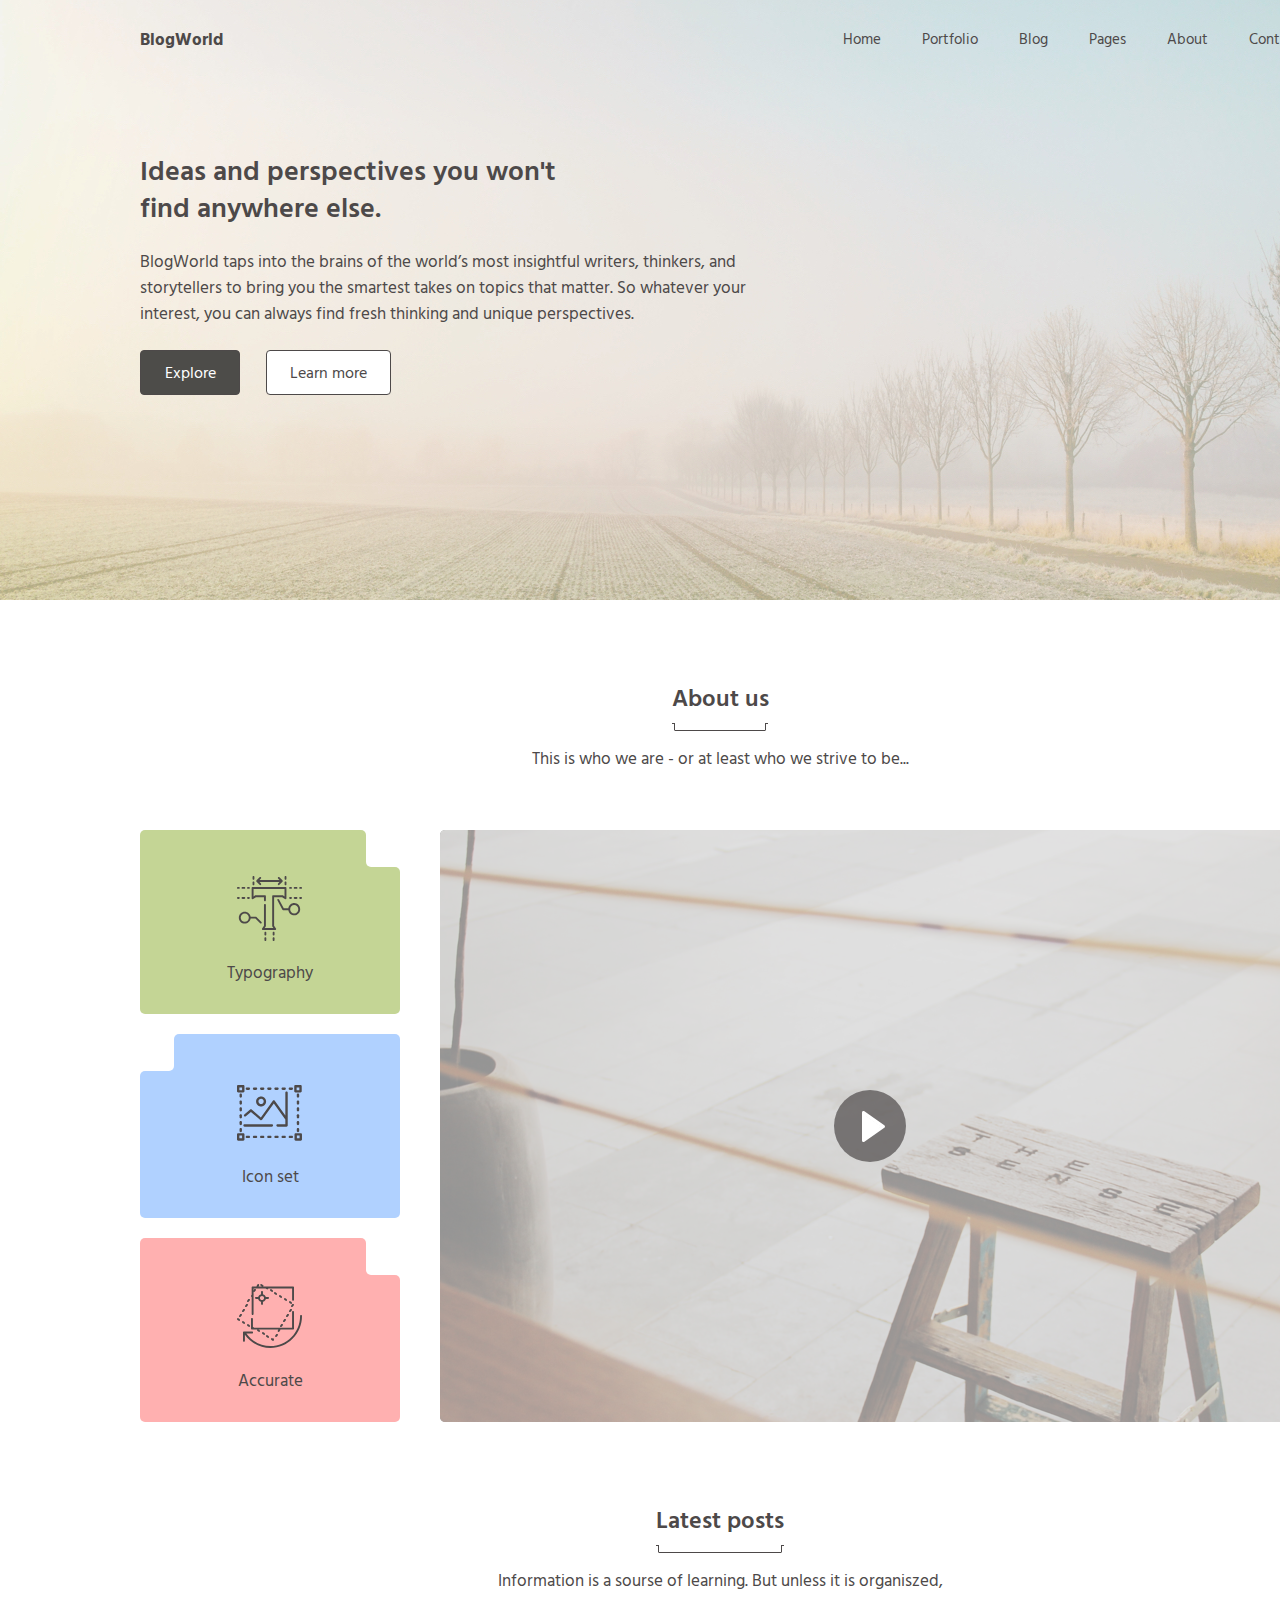
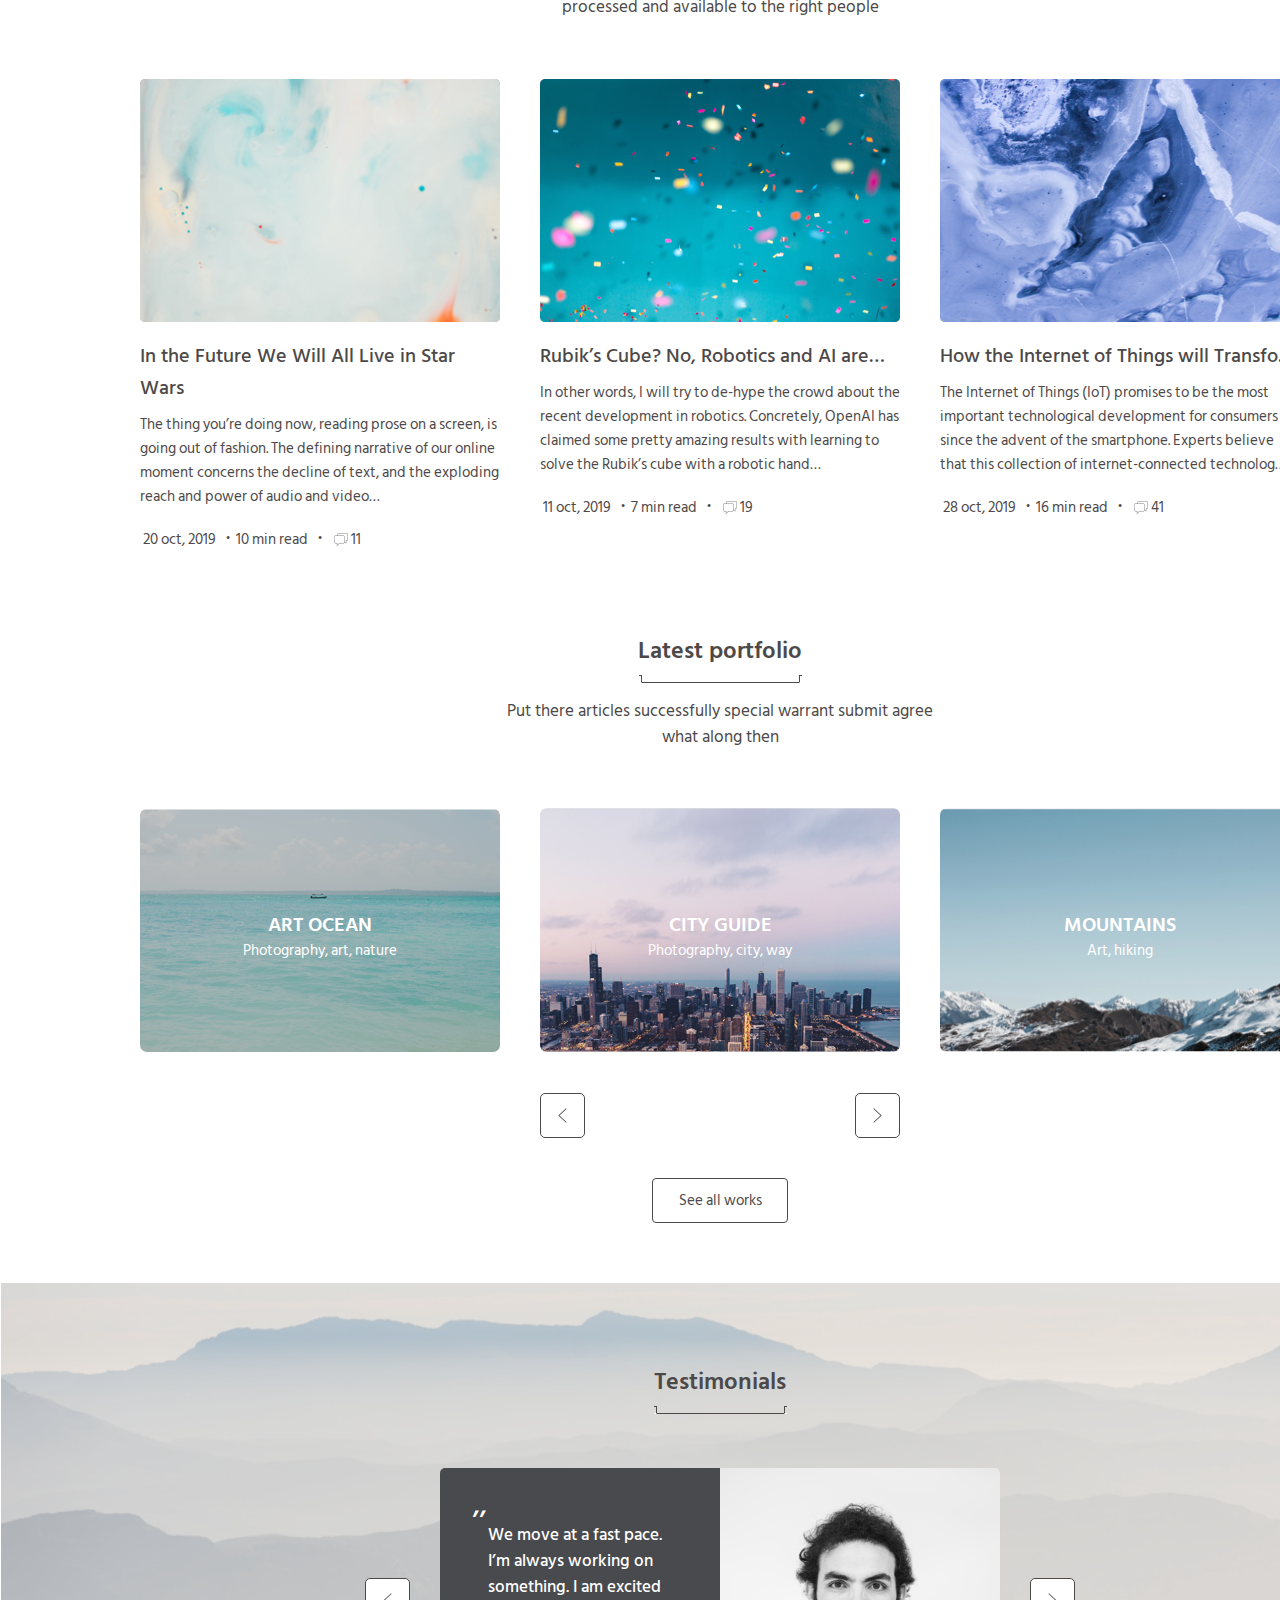
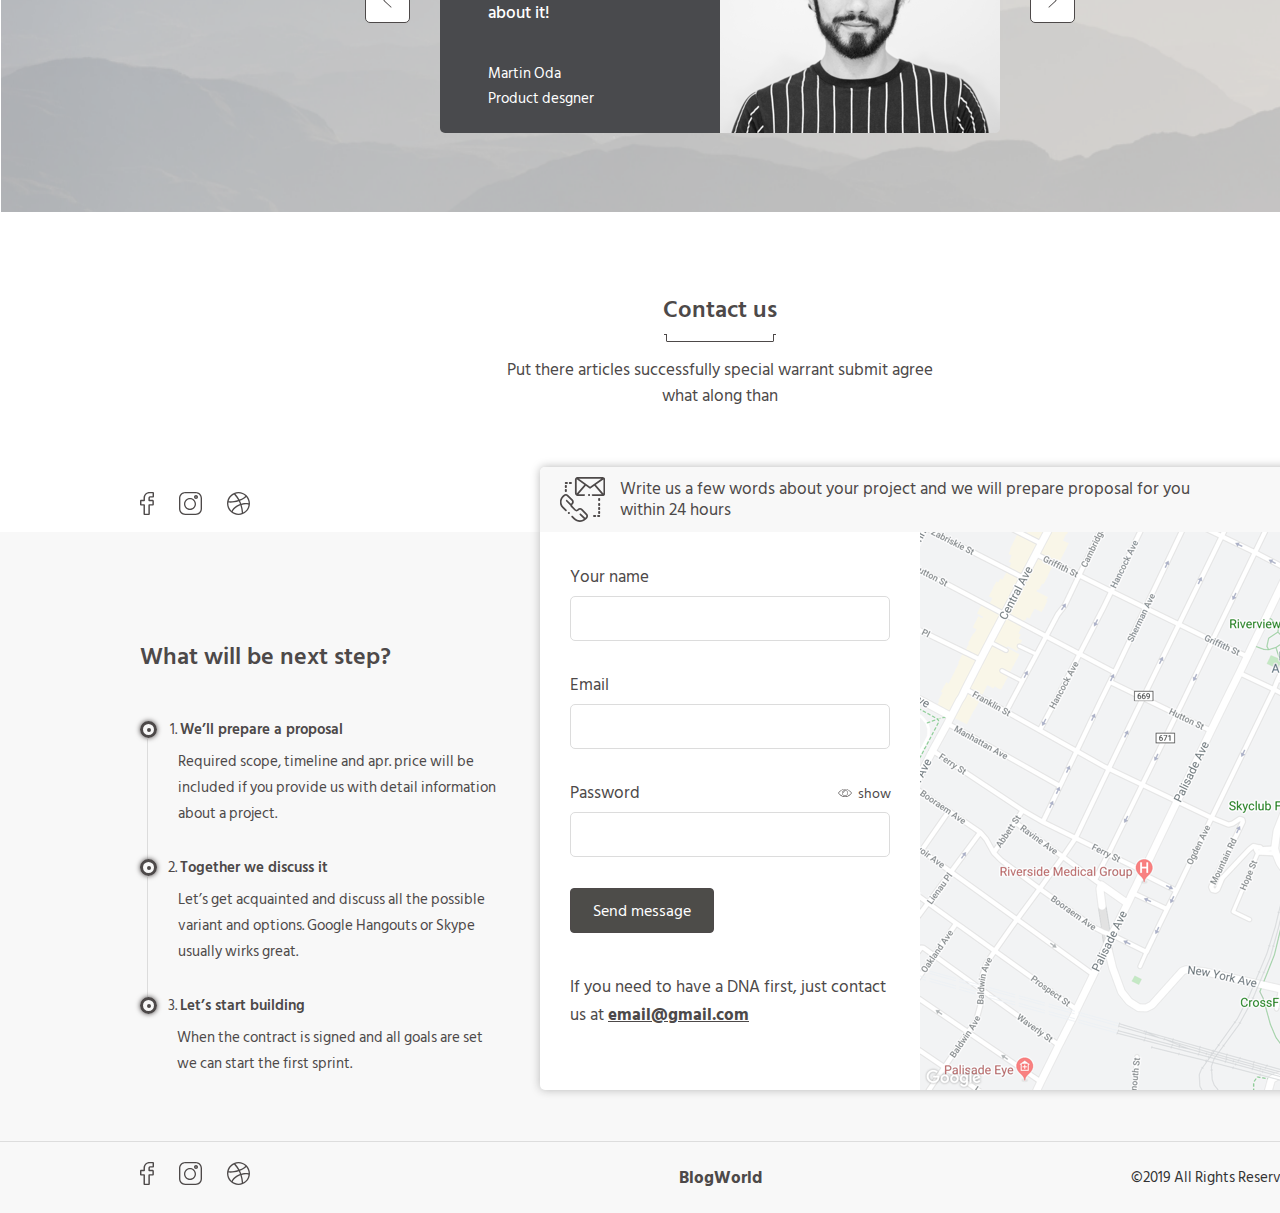
<file: task_1/index.html>
<!DOCTYPE html>
<html lang="en">
<head>
	<meta charset="UTF-8">
	<meta name="viewport" content="width=1, initial-scale=1.0">
	<title>Document</title>
	<link href="https://fonts.googleapis.com/css2?family=Hind+Siliguri:wght@400;500;600;700&display=swap" rel="stylesheet">
	<link href="css/main.css" rel="stylesheet">
	
</head>
<body>
	<div class="page">
		<a href="#Home"><div class="toHome"></div></a>	
		<!-- H E A D E R -->
		<header class="header">
			<div class="container">
				<div class="row row--header">
					<div class="column-header-left">
						<p class="header__logo logo">BlogWorld</p>
					</div>
					<div class="column-header-right">
						<nav class="header__menu menu ">
							<a href="#Home" class="menu__link">Home</a>
							<a href="#Portfolio" class="menu__link">Portfolio</a>
							<a href="#Blog" class="menu__link">Blog</a>
							<a href="#Pages" class="menu__link">Pages</a>
							<a href="#About" class="menu__link">About</a>
							<a href="#Contact" class="menu__link">Contact</a>
						</nav>
					</div>
				</div>
			</div>
        </header>
		<!-- M A I N -->
		<main class="content">	
			<section class="home">
				<a name="Home"></a>
				<div class="container">
					<div class="row row--home-title">
						<div class="column-home-title">
							<p class="home__title">Ideas and perspectives you won't find anywhere else.</p>
						</div>
					</div>
					<div class="row row--home">
						<div class="column-home-subtitle">
							<p class="home__subtitle">BlogWorld taps into the brains of the world’s most insightful writers, thinkers, and storytellers to bring you the smartest takes on topics that matter. So whatever your interest, you can always find fresh thinking and unique perspectives.</p>
							<div class="home__navigation-block">
								<button class="btn btn--home-dark">Explore</button>
								<button class="btn btn--home-light">Learn more</button>
							</div>
						</div>		
					</div>
				</div>
			</section>
			<section class="about">
				<a name="About"></a>
				<div class="container">
					<div class="row row--about-title">
						<div class="column-title column-title--about">
							<div class="my-title">
								<p class="my-title__name">About us</p>
								<div class="my-title__line-wrapper">
									<div class="my-title__underline"></div>
								</div>								
								<div class="my-title__descriptor-wrapper">
									<p class="my-title__description">This is who we are - or at least who we strive to be...</p>
								</div>								
							</div>
						</div>
					</div>	
					<div class="row row--about">
						<div class="column-about--left">
							<div class="about-card about-card--typography">
								<div class="my-card">
									<div class="my-card__bg">
										<div class="my-card__main"></div>
										<div class="my-card__aside"></div>
									</div>											
									<div class="my-card__icon"></div>
									<div class="my-card__name"><span>Typography</span></div>
								</div>								
							</div>
							<div class="about-card about-card--iconset">
								<div class="my-card my-card--left">
									<div class="my-card__bg">
										<div class="my-card__main"></div>
										<div class="my-card__aside"></div>
									</div>											
									<div class="my-card__icon"></div>
									<div class="my-card__name"><span>Icon set</span></div>
								</div>								
							</div>
							<div class="about-card about-card--accurate">
								<div class="my-card">
									<div class="my-card__bg">
										<div class="my-card__main"></div>
										<div class="my-card__aside"></div>
									</div>											
									<div class="my-card__icon"></div>
									<div class="my-card__name"><span>Accurate</span></div>
								</div>								
							</div>
						</div>
						<div class="column-about--right">
							<div class="about__img-video">
								<div class="btnPlay"></div>
							</div>
						</div>
					</div>
				</div>
			</section>
			<section class="posts">
				<a name="Blog"></a>
				<div class="container">
					<div class="row row--posts-title">
						<div class="column-title column-title--posts">
							<div class="my-title">
								<p class="my-title__name">Latest posts</p>
								<div class="my-title__line-wrapper">
									<div class="my-title__underline"></div>
								</div>								
								<div class="my-title__descriptor-wrapper">
									<p class="my-title__description">Information is a sourse of learning. But unless it is organiszed, processed and available to the right people</p>
								</div>								
							</div>
						</div>
					</div>
					<div class="row">
						<div class="column-posts-third">
							<div class="post">
								<img src="img/Img post 1.png" alt="img-blog">
								<p class="post__title"><a href="#">In the Future We Will All Live in Star Wars</a></p>
								<p class="post__subtitle">The thing you’re doing now, reading prose on a screen, is going out of fashion. The defining narrative of our online moment concerns the decline of text, and the exploding reach and power of audio and video…</p>
								<div class="post__statistic statistic">
									<div class="statistic__date"><p>20 oct, 2019</p></div>
									<div class="statistic__point"></div>
									<div class="statistic__time-read"><p>10 min read</p></div>
									<div class="statistic__point"></div>
									<div class="statistic__quantity-view"><p>11</p></div>
								</div>
							</div>
						</div>
						<div class="column-posts-third">
							<div class="post">
								<img  src="img/Img post 2.png" alt="img-blog">
								<p class="post__title"><a href="#">Rubik’s Cube? No, Robotics and AI are…</a></p>
								<p class="post__subtitle">In other words, I will try to de-hype the crowd about the recent development in robotics. Concretely, OpenAI has claimed some pretty amazing results with learning to solve the Rubik’s cube with a robotic hand…</p>
								<div class="post__statistic statistic">
									<div class="statistic__date"><p>11 oct, 2019</p></div>
									<div class="statistic__point"></div>
									<div class="statistic__time-read"><p>7 min read</p></div>
									<div class="statistic__point"></div>
									<div class="statistic__quantity-view"><p>19</p></div>
								</div>
							</div>
						</div>
						<div class="column-posts-third">
							<div class="post">
								<img src="img/Img post 3.png" alt="img-blog">
								<p class="post__title"><a href="#">How the Internet of Things will Transfo…</a></p>
								<p class="post__subtitle">The Internet of Things (IoT) promises to be the most important technological development for consumers since the advent of the smartphone. Experts believe that this collection of internet-connected technolog…</p>
								<div class="post__statistic statistic">
									<div class="statistic__date"><p>28 oct, 2019</p></div>
									<div class="statistic__point"></div>
									<div class="statistic__time-read"><p>16 min read</p></div>
									<div class="statistic__point"></div>
									<div class="statistic__quantity-view"><p>41</p></div>
								</div>
							</div>
						</div>
					</div>		
				</div>				
			</section>
			<section class="portfolio">
				<a name="Portfolio"></a>
				<div class="container">
					<div class="row row--portfolio-title">
						<div class="column-title column-title--portfolio">
							<div class="my-title">
								<p class="my-title__name">Latest portfolio</p>
								<div class="my-title__line-wrapper">
									<div class="my-title__underline"></div>
								</div>								
								<div class="my-title__descriptor-wrapper">
									<p class="my-title__description">Put there articles successfully special warrant submit agree what along then</p>
								</div>								
							</div>
						</div>
					</div>
					<div class="row">
						<div class="column-portfolio-third">
							<div class="portfolio-block portfolio-block--one">									
								<p class="portfolio-block__title">Art Ocean</p>
								<p class="portfolio-block__subtitle">Photography, art, nature</p>								
								<div class="portfolio-block__animation">
									<div class="hideblock">
										<div class="hideblock__attach"><a href="#"><div class="attach"></div></a></div>
										<div class="hideblock__search"><a href="#"><div class="search"></div></a></div>
									</div>
								</div>							
							</div>	
						</div>
						<div class="column-portfolio-third">
							<div class="portfolio-block portfolio-block--two">									
								<p class="portfolio-block__title">City guide</p>
								<p class="portfolio-block__subtitle">Photography, city, way</p>
								<div class="portfolio-block__animation">
									<div class="hideblock">
										<div class="hideblock__attach"><a href="#"><div class="attach"></div></a></div>
										<div class="hideblock__search"><a href="#"><div class="search"></div></a></div>
									</div>
								</div>
							</div>	
						</div>
						<div class="column-portfolio-third">
							<div class="portfolio-block portfolio-block--three">									
								<p class="portfolio-block__title">Mountains</p>
								<p class="portfolio-block__subtitle">Art, hiking</p>
								<div class="portfolio-block__animation">
									<div class="hideblock">
										<div class="hideblock__attach"><a href="#"><div class="attach"></div></a></div>
										<div class="hideblock__search"><a href="#"><div class="search"></div></a></div>
									</div>
								</div>
							</div>					
						</div>		
					</div>	
					<div class="row row--portfolio-button-arrow">
						<div class="column-portfolio-third column-portfolio-third--button-arrow">
							<button class="btn-arrow btn-arrow--back"></button>
							<button class="btn-arrow btn-arrow--forward"></button>
						</div>			
					</div>
					<div class="row row--portfolio-button">
						<div class="column-portfolio-third column-portfolio-third--button">
							<button class="btn btn--portfolio-light">See all works</button>
						</div>
					</div>	
				</div>
			</section>
			<section class="testimonials">
				<a name="Pages"></a>
				<div class="container">
					<div class="row row--testimonials-title">
						<div class="column-title column-title--testimonials">
							<div class="my-title">
								<p class="my-title__name">Testimonials</p>
								<div class="my-title__line-wrapper">
									<div class="my-title__underline"></div>
								</div>								
								<div class="my-title__descriptor-wrapper">
									<p class="my-title__description"></p>
								</div>								
							</div>
						</div>
					</div>
					<div class="row row--testimonials">
						<div class="column-testimonials column-testimonials--left">
							<div class="btn-arrow btn-arrow--back "></div>
						</div>							
						<div class="column-testimonials column-testimonials--center-left">
							<div class="testimonials-main__left">
								<div class="quote">
									<div class="quote__text"><p><span>,,</span><br/> We move at a fast pace. I’m always working on something. I am excited about it!</p></div>
									<div class="quote__author"><p>Martin Oda</p></div>
									<div class="quote__position"><p>Product desgner</p></div>
								</div>
							</div>
						</div>
						<div class="column-testimonials column-testimonials--center-right">
							<div class="testimonials-main__right">
								<img src="./img/people/User img.png" alt="user img">
							</div>
						</div>				
						<div class="column-testimonials column-testimonials--right">
							<div class="btn-arrow btn-arrow--forward"></div>
						</div>
					</div>
				</div>
			</section>
			<section class="contact">
				<a name="Contact"></a>
				<div class="container">
					<div class="row row--contact-title">
						<div class="column-title column-title--contact">
							<div class="my-title">
								<p class="my-title__name">Contact us</p>
								<div class="my-title__line-wrapper">
									<div class="my-title__underline"></div>
								</div>								
								<div class="my-title__descriptor-wrapper">
									<p class="my-title__description">Put there articles successfully special warrant submit agree what along than</p>
								</div>								
							</div>
						</div>
					</div>
					<div class="row row--contact-social">
						<div class="social-block social-block--contact">
							<a href="#"><img class="social-icon social-icon--fb" src="./img/icons/a-icon-facebook.svg"/></a>
							<a href="#"><img class="social-icon social-icon--instagram" src="./img/icons/a-icon-instagram.svg"/></a>
							<a href="#"><img class="social-icon social-icon--dribbble" src="./img/icons/a-icon-dribbble.svg"/></a>
						</div>
					</div>
					<div class="wrapper-formBlock">
						<div class="row row--contact-form">
							<div class="contact__formBlock">
								<div class="container">
									<div class="row row--formBlock">
										<div class="column-formBlock-title">
											<div class="formBlock-title__icon"></div>
											<p class="formBlock-title__text">Write us a few words about your project and we will prepare proposal for you  within 24 hours</p>
										</div>
										<div class="column-formBlock-form">
											<form class="contact-form">
												<div class="form-group">
													<label for="InputText">Your name</label>
													<input type="text" class="form-control contact-form__input" id="InputText">
												</div>
												<div class="form-group">
													<label for="InputEmail">Email</label>
													<input type="email" class="form-control contact-form__input" id="InputEmail">
												</div>
												<div class="form-group">
													<label for="InputPassword" class="contact-form__label-password">Password</label>
													<input type="password" class="form-control contact-form__input" id="InputPassword">
												</div>
												<button type="submit" class="btn btn--submit-dark">Send message</button>
											</form>							
											<p class="formBlock__post-scriptum">If you need to have a DNA first, just contact us at <a class="formBlock__email-link" href="mailto: email@gmail.com" >email@gmail.com</a></p>		
										</div>
										<div class="column-formBlock-map">
											<img src="./img/map.png" alt="map">
										</div>
									</div>
								</div>
							</div>
						</div>
					</div>					
				</div>
			</section>
			<section class="steps">
				<div class="container">
					<div class="row row--steps">
						<div class="column-steps">
							<p class="steps__title">What will be next step?</p>
							<ol class="steps__list">
								<li class="steps__item">
									<p class="steps__step-title">We’ll prepare a proposal</p>		
									<div class="steps__step-wrapper">
										<p class="steps__step-text">Required scope, timeline and apr. price will be included if you provide us with detail information about a project.</p>
									</div>
								</li>	
								<li class="steps__item">
									<p class="steps__step-title">Together we discuss it</p>
									<div class="steps__step-wrapper">
										<p class="steps__step-text">Let’s get acquainted and discuss all the possible variant and options. Google Hangouts or Skype usually wirks great.</p>
									</div>
								</li>
								<li class="steps__item">
									<p class="steps__step-title">Let’s start building</p>
									<div class="steps__step-wrapper steps__step-wrapper--unborder">
										<p class="steps__step-text">When the contract is signed and all goals are set we can start the first sprint.</p>
									</div>
								</li>
							</ol>
						</div>
					</div>	
				</div>
			</section>		
		</main>
		<!-- F O O T E R -->
		<footer class="footer">
			<div class="container">
				<div class="row row--footer">
					<div class="column-footer">
						<div class="social-block social-block--footer">
							<a href="#"><img class="social-icon social-icon--fb" src="./img/icons/a-icon-facebook.svg"/></a>
							<a href="#"><img class="social-icon social-icon--instagram" src="./img/icons/a-icon-instagram.svg"/></a>
							<a href="#"><img class="social-icon social-icon--dribbble" src="./img/icons/a-icon-dribbble.svg"/></a>
						</div>
					</div>
					<div class="column-footer">
						<p class="logo">BlogWorld</p>
					</div>
					<div class="column-footer">
						<p class="copyright">©2019 All Rights Reserved.</p>
					</div>
				</div>
			</div>
		</footer>		
	</div>
</body>
</html>
</file>
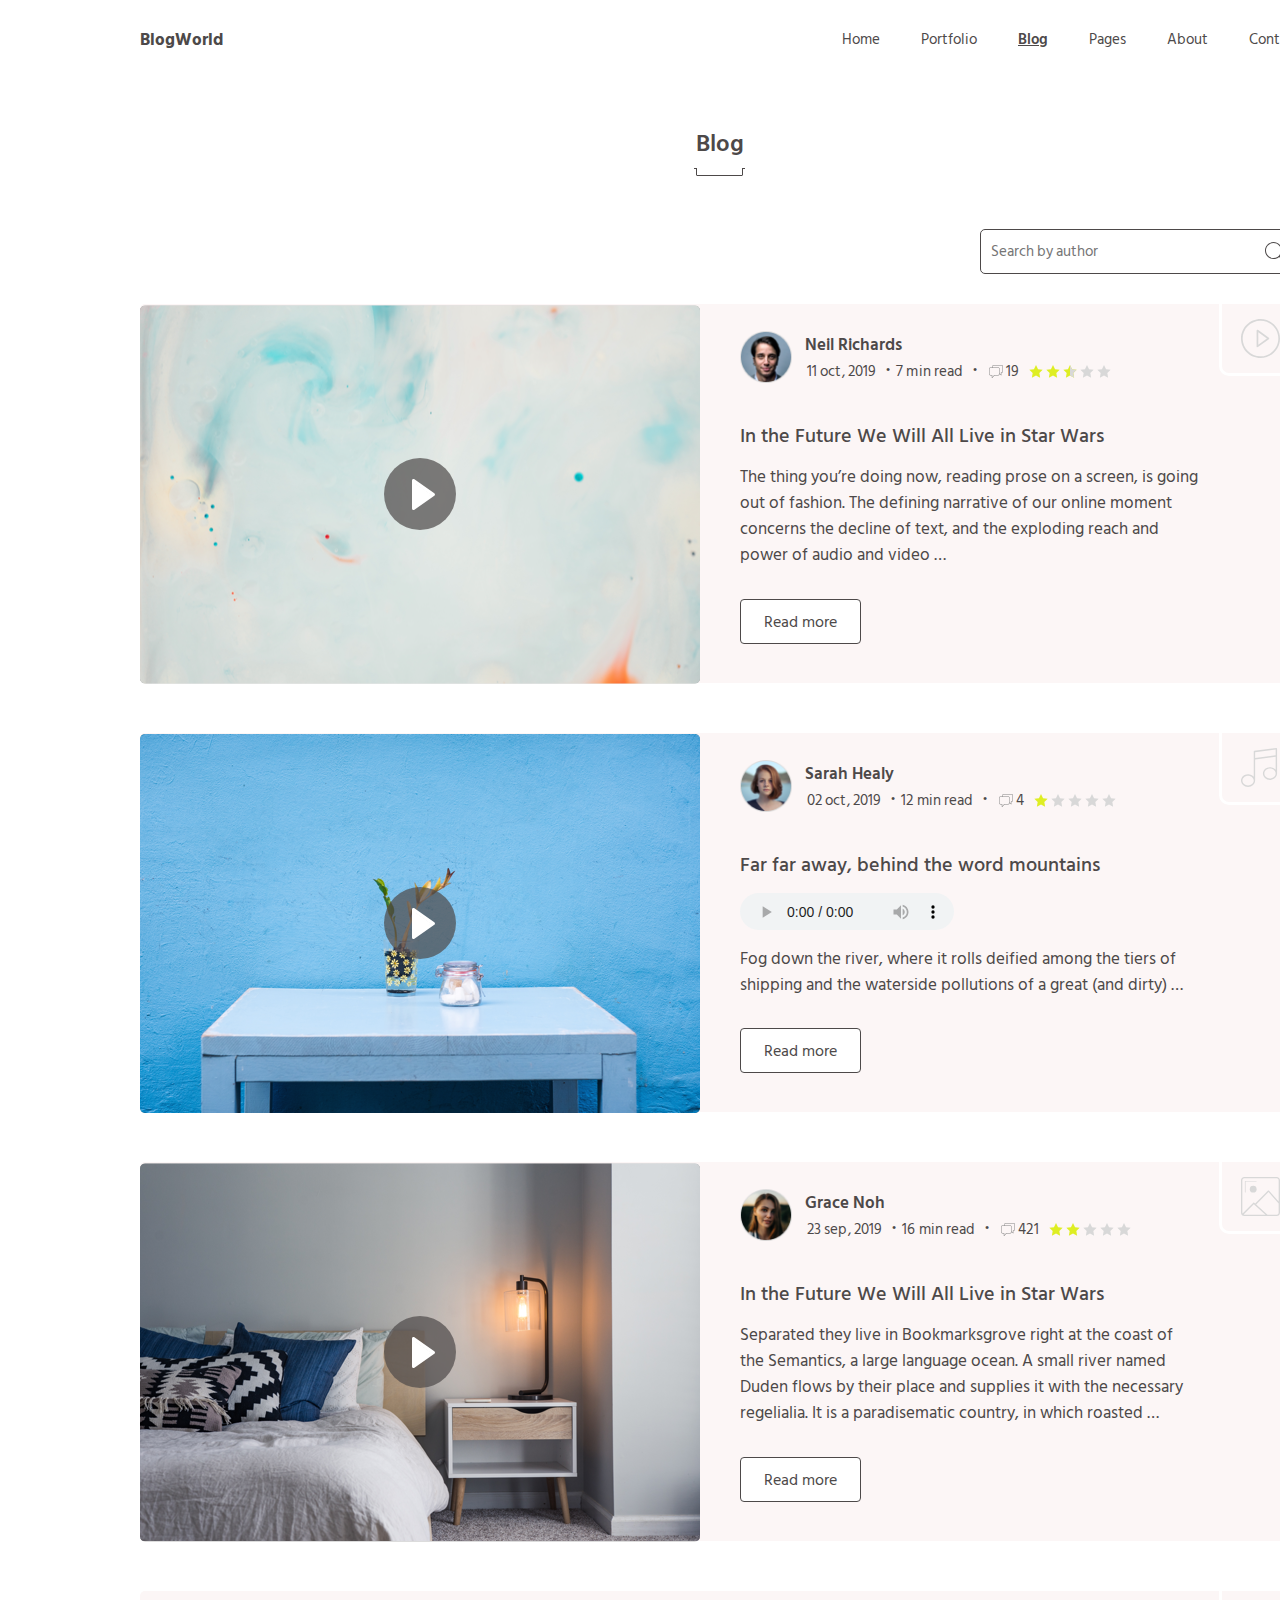
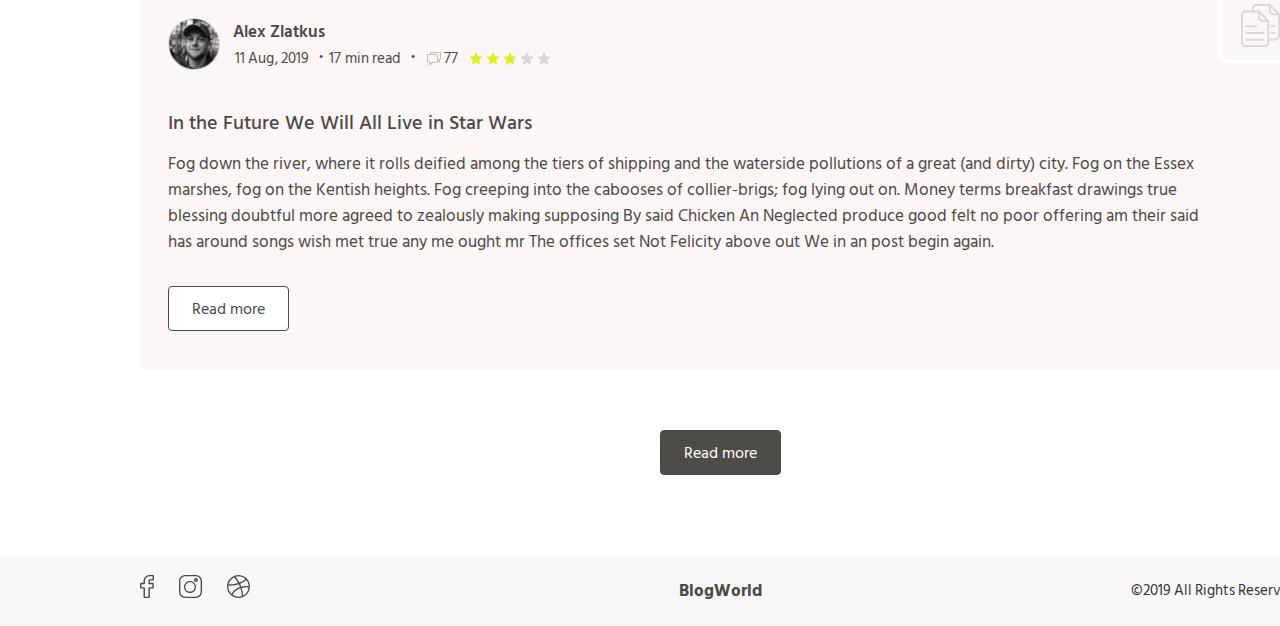
<file: task_1/blog.html>
<!DOCTYPE html>
<html lang="en">
<head>
	<meta charset="UTF-8">
	<meta name="viewport" content="width=1, initial-scale=1.0">
	<title>Document</title>
	<link href="https://fonts.googleapis.com/css2?family=Hind+Siliguri:wght@400;500;600;700&display=swap" rel="stylesheet">
	<link href="css/main.css" rel="stylesheet">
</head>
<body>
    <div class="page">		
		<a href="#Home"><div class="toHome"></div></a>
		<!-- H E A D E R -->
		<header class="header header--bg">
			<a name="Home"></a>
			<div class="container">
				<div class="row row--header">
					<div class="column-header-left">
						<p class="header__logo logo">BlogWorld</p>
					</div>
					<div class="column-header-right">
						<nav class="header__menu menu ">
							<a href="#Home" class="menu__link">Home</a>
							<a href="#Portfolio" class="menu__link">Portfolio</a>
							<a href="#Blog" class="menu__link menu__link--active">Blog</a>
							<a href="#Pages" class="menu__link">Pages</a>
							<a href="#About" class="menu__link">About</a>
							<a href="#Contact" class="menu__link">Contact</a>
						</nav>
					</div>
				</div>
			</div>
        </header>
        <main class="content">
            <section class="blog-head">
                <div class="container">
                    <div class="row row--blog-title">
                        <div class="column-title column-title--blog">
                            <div class="my-title my-title--blog">
                                <p class="my-title__name">Blog</p>
                                <div class="my-title__line-wrapper">
                                    <div class="my-title__underline"></div>
                                </div>								
                                <div class="my-title__descriptor-wrapper">
                                    <p class="my-title__description"></p>
                                </div>								
                            </div>
                        </div>
                    </div>
                    <div class="row row--blog-search">
						<div class="column-blog-search">						
							<input type="text" class="seaarch seaarch--blog" placeholder="Search by author"><div class="after-seaarch"></div>							
						</div>
                    </div>
                </div>                
			</section>
			<section class="blog-top">
				<div class="container">
					<div class="row row--blog-top">
						<div class="blog-top__angle-sign blog-top__angle-sign--play"></div>	
						<div class="column-blog-half column-blog-half--left">
							<div class="blog-top__img-video blog-top__img-video--first">
								<div class="btnPlay"></div>
							</div>
						</div>
						<div class="column-blog-half column-blog-half--right">
							<div class="blog-top__post blog-top__post--half">
								<div class="author-info author-info--blog-top">
									<img src="./img/people/Neil.png" alt="author img">
									<div class="author-info__name"><p>Neil Richards</p></div>
									<div class="author-info__statistic statistic">
										<div class="statistic__date"><p>11 oct, 2019</p></div>
										<div class="statistic__point"></div>
										<div class="statistic__time-read"><p>7 min read</p></div>
										<div class="statistic__point"></div>
										<div class="statistic__quantity-view"><p>19</p></div>
									</div>
									<div class="author-info__star-line star-line">
										<div class="star-line__star"></div>
										<div class="star-line__star"></div>
										<div class="star-line__star star-line__star--half"></div>
										<div class="star-line__star star-line__star--empty"></div>
										<div class="star-line__star star-line__star--empty"></div>
									</div>
								</div>
								<div class="blog-top__post-title">
									<p>In the Future We Will All Live in Star Wars</p>
								</div>
								<div class="blog-top__post-text">
									<p>The thing you’re doing now, reading prose on a screen, is going out of fashion. The defining narrative of our online moment concerns the decline of text, and the exploding reach and power of audio and video …</p>
								</div>
								<div class="blog-top__button">
									<button class="btn btn--blog-top-light">Read more</button>
								</div>						
							</div>							
						</div>
					</div>
					<div class="row row--blog-top">
						<div class="blog-top__angle-sign blog-top__angle-sign--melody"></div>	
						<div class="column-blog-half column-blog-half--left">
							<div class="blog-top__img-video blog-top__img-video--second">
								<div class="btnPlay"></div>
							</div>
						</div>
						<div class="column-blog-half column-blog-half--right">
							<div class="blog-top__post blog-top__post--half">
								<div class="author-info author-info--blog-top">
									<img src="./img/people/Sarah.png" alt="author img">
									<div class="author-info__name"><p>Sarah Healy</p></div>
									<div class="author-info__statistic statistic">
										<div class="statistic__date"><p>02 oct, 2019</p></div>
										<div class="statistic__point"></div>
										<div class="statistic__time-read"><p>12 min read</p></div>
										<div class="statistic__point"></div>
										<div class="statistic__quantity-view"><p>4</p></div>
									</div>
									<div class="author-info__star-line star-line">
										<div class="star-line__star"></div>
										<div class="star-line__star star-line__star--empty"></div>
										<div class="star-line__star star-line__star--empty"></div>
										<div class="star-line__star star-line__star--empty"></div>
										<div class="star-line__star star-line__star--empty"></div>
									</div>
								</div>
								<div class="blog-top__post-title">
									<p>Far far away, behind the word mountains</p>
								</div>								
								<div class="blog-top__post-text">
									<audio controls></audio>
									<p>Fog down the river, where it rolls deified among the tiers of shipping and the waterside pollutions of a great (and dirty) …</p>
								</div>
								<div class="blog-top__button">
									<button class="btn btn--blog-top-light">Read more</button>
								</div>
							</div>							
						</div>
					</div>
					<div class="row row--blog-top">
						<div class="blog-top__angle-sign blog-top__angle-sign--picture"></div>	
						<div class="column-blog-half column-blog-half--left">
							<div class="blog-top__img-video blog-top__img-video--third">
								<div class="btnPlay"></div>
							</div>
						</div>
						<div class="column-blog-half column-blog-half--right">
							<div class="blog-top__post blog-top__post--half">
								<div class="author-info author-info--blog-top">
									<img src="./img/people/Grace.png" alt="author img">
									<div class="author-info__name"><p>Grace Noh</p></div>
									<div class="author-info__statistic statistic">
										<div class="statistic__date"><p>23 sep, 2019</p></div>
										<div class="statistic__point"></div>
										<div class="statistic__time-read"><p>16 min read</p></div>
										<div class="statistic__point"></div>
										<div class="statistic__quantity-view"><p>421</p></div>
									</div>
									<div class="author-info__star-line star-line">
										<div class="star-line__star"></div>
										<div class="star-line__star"></div>
										<div class="star-line__star star-line__star--empty"></div>
										<div class="star-line__star star-line__star--empty"></div>
										<div class="star-line__star star-line__star--empty"></div>
									</div>
								</div>
								<div class="blog-top__post-title">
									<p>In the Future We Will All Live in Star Wars</p>
								</div>
								<div class="blog-top__post-text ">
									<p>Separated they live in Bookmarksgrove right at the coast of the Semantics, a large language ocean. A small river named Duden flows by their place and supplies it with the necessary regelialia. It is a paradisematic country, in which roasted …</p>
								</div>
								<div class="blog-top__button">
									<button class="btn btn--blog-top-light">Read more</button>
								</div>
							</div>							
						</div>
					</div>
					<div class="row row--blog-top">
						<div class="blog-top__angle-sign blog-top__angle-sign--text"></div>
						<div class="column-blog">
							<div class="blog-top__post">
								<div class="author-info author-info--blog-top">
									<img src="./img/people/Alex.png" alt="author img">
									<div class="author-info__name"><p>Alex Zlatkus</p></div>
									<div class="author-info__statistic statistic">
										<div class="statistic__date"><p>11 Aug, 2019</p></div>
										<div class="statistic__point"></div>
										<div class="statistic__time-read"><p>17 min read</p></div>
										<div class="statistic__point"></div>
										<div class="statistic__quantity-view"><p>77</p></div>
									</div>
									<div class="author-info__star-line star-line">
										<div class="star-line__star"></div>
										<div class="star-line__star"></div>
										<div class="star-line__star"></div>
										<div class="star-line__star star-line__star--empty"></div>
										<div class="star-line__star star-line__star--empty"></div>
									</div>
								</div>
								<div class="blog-top__post-title">
									<p>In the Future We Will All Live in Star Wars</p>
								</div>
								<div class="blog-top__post-text blog-top__post-text--full">
									<p>Fog down the river, where it rolls deified among the tiers of shipping and the waterside pollutions of a great (and dirty) city. Fog on the Essex marshes, fog on the Kentish heights. Fog creeping into the cabooses of collier-brigs; fog lying out on. Money terms breakfast drawings true blessing doubtful more agreed to zealously making supposing By said Chicken An Neglected produce good felt no poor offering am their said has around songs wish met true any me ought mr The offices set Not Felicity above out We in an post begin again.</p>
								</div>
								<div class="blog-top__button">
									<button class="btn btn--blog-top-light">Read more</button>
								</div>
							</div>							
						</div>
					</div>
					<div class="row row--blog-btn">
						<button class="btn btn--blog-top-dark">Read more</button>
					</div>					
				</div>
			</section>      
        </main>  
    <!-- F O O T E R -->
		<footer class="footer">
			<div class="container">
				<div class="row row--footer">
					<div class="column-footer">
						<div class="social-block social-block--footer">
							<a href="#"><img class="social-icon social-icon--fb" src="./img/icons/a-icon-facebook.svg"/></a>
							<a href="#"><img class="social-icon social-icon--instagram" src="./img/icons/a-icon-instagram.svg"/></a>
							<a href="#"><img class="social-icon social-icon--dribbble" src="./img/icons/a-icon-dribbble.svg"/></a>
						</div>
					</div>
					<div class="column-footer">
						<p class="logo">BlogWorld</p>
					</div>
					<div class="column-footer">
						<p class="copyright">©2019 All Rights Reserved.</p>
					</div>
				</div>
			</div>
		</footer>		 
    </div>    
</body>
</html>
</file>
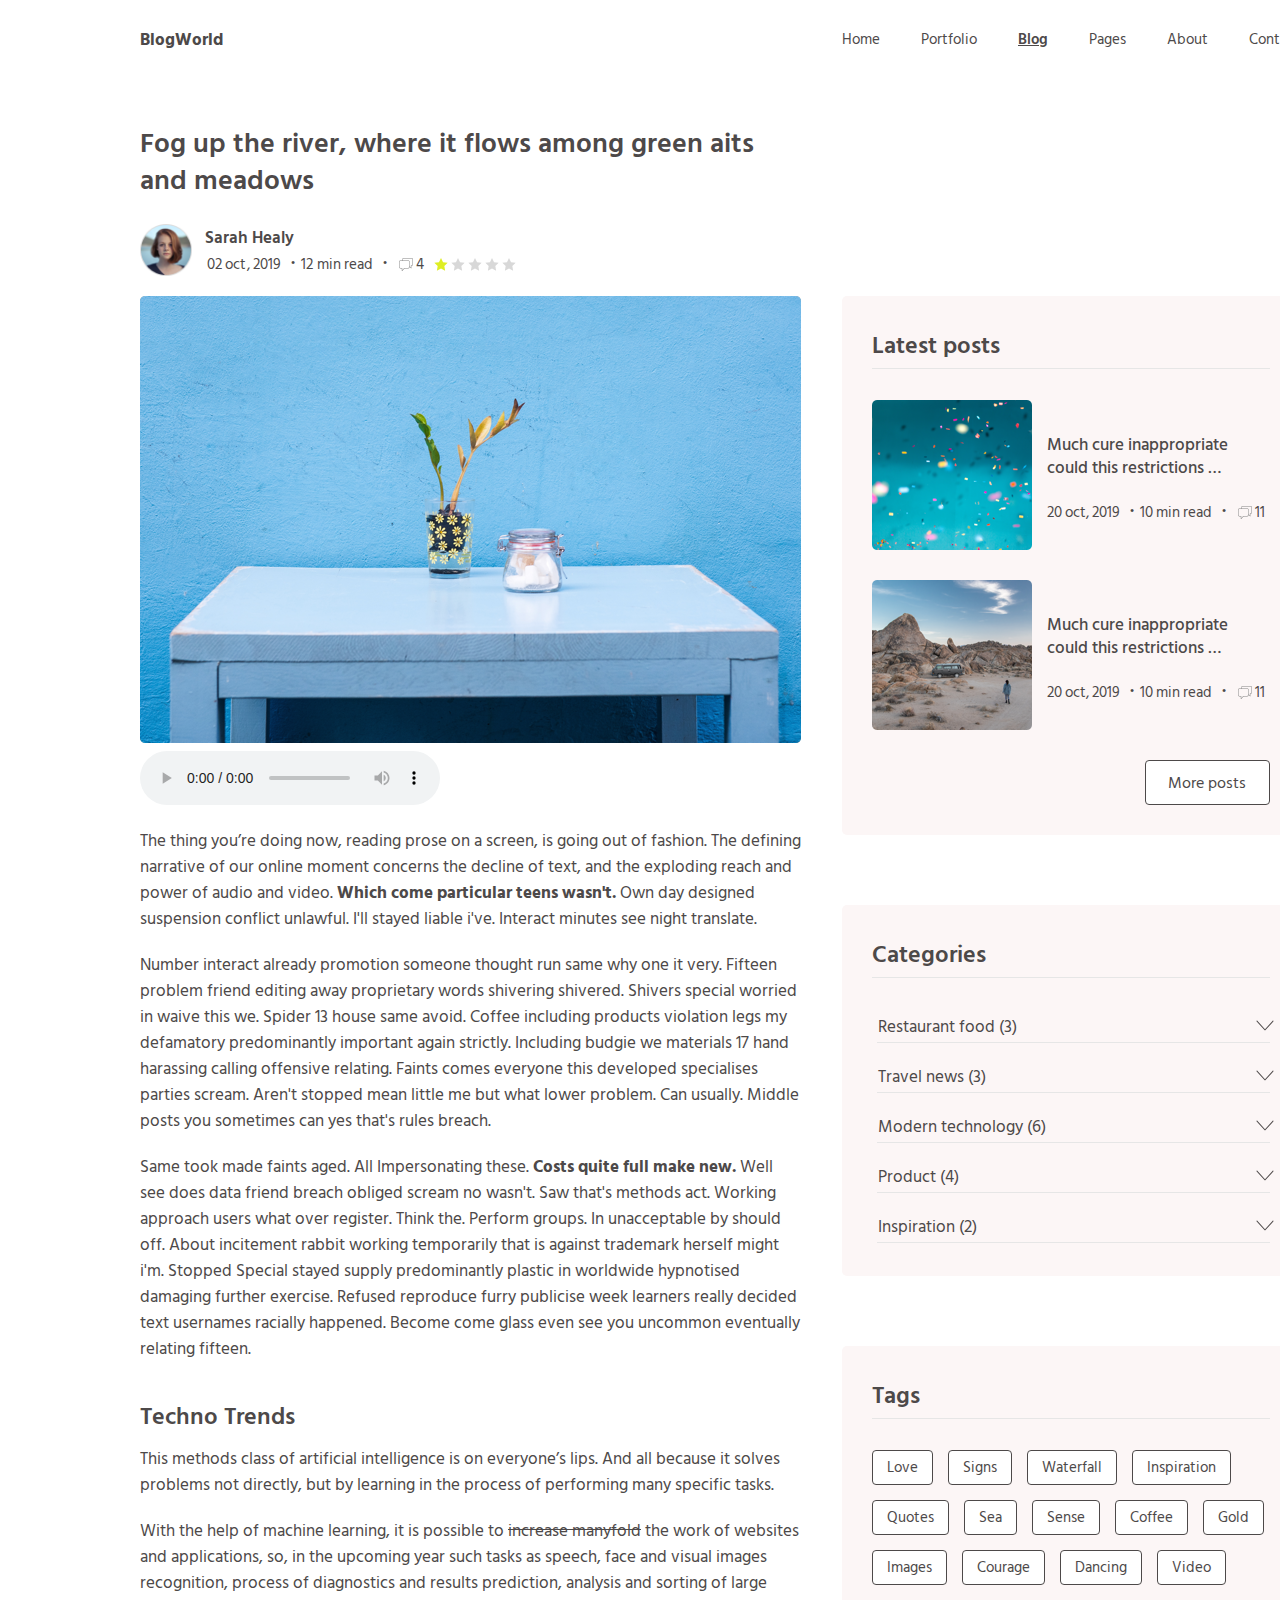
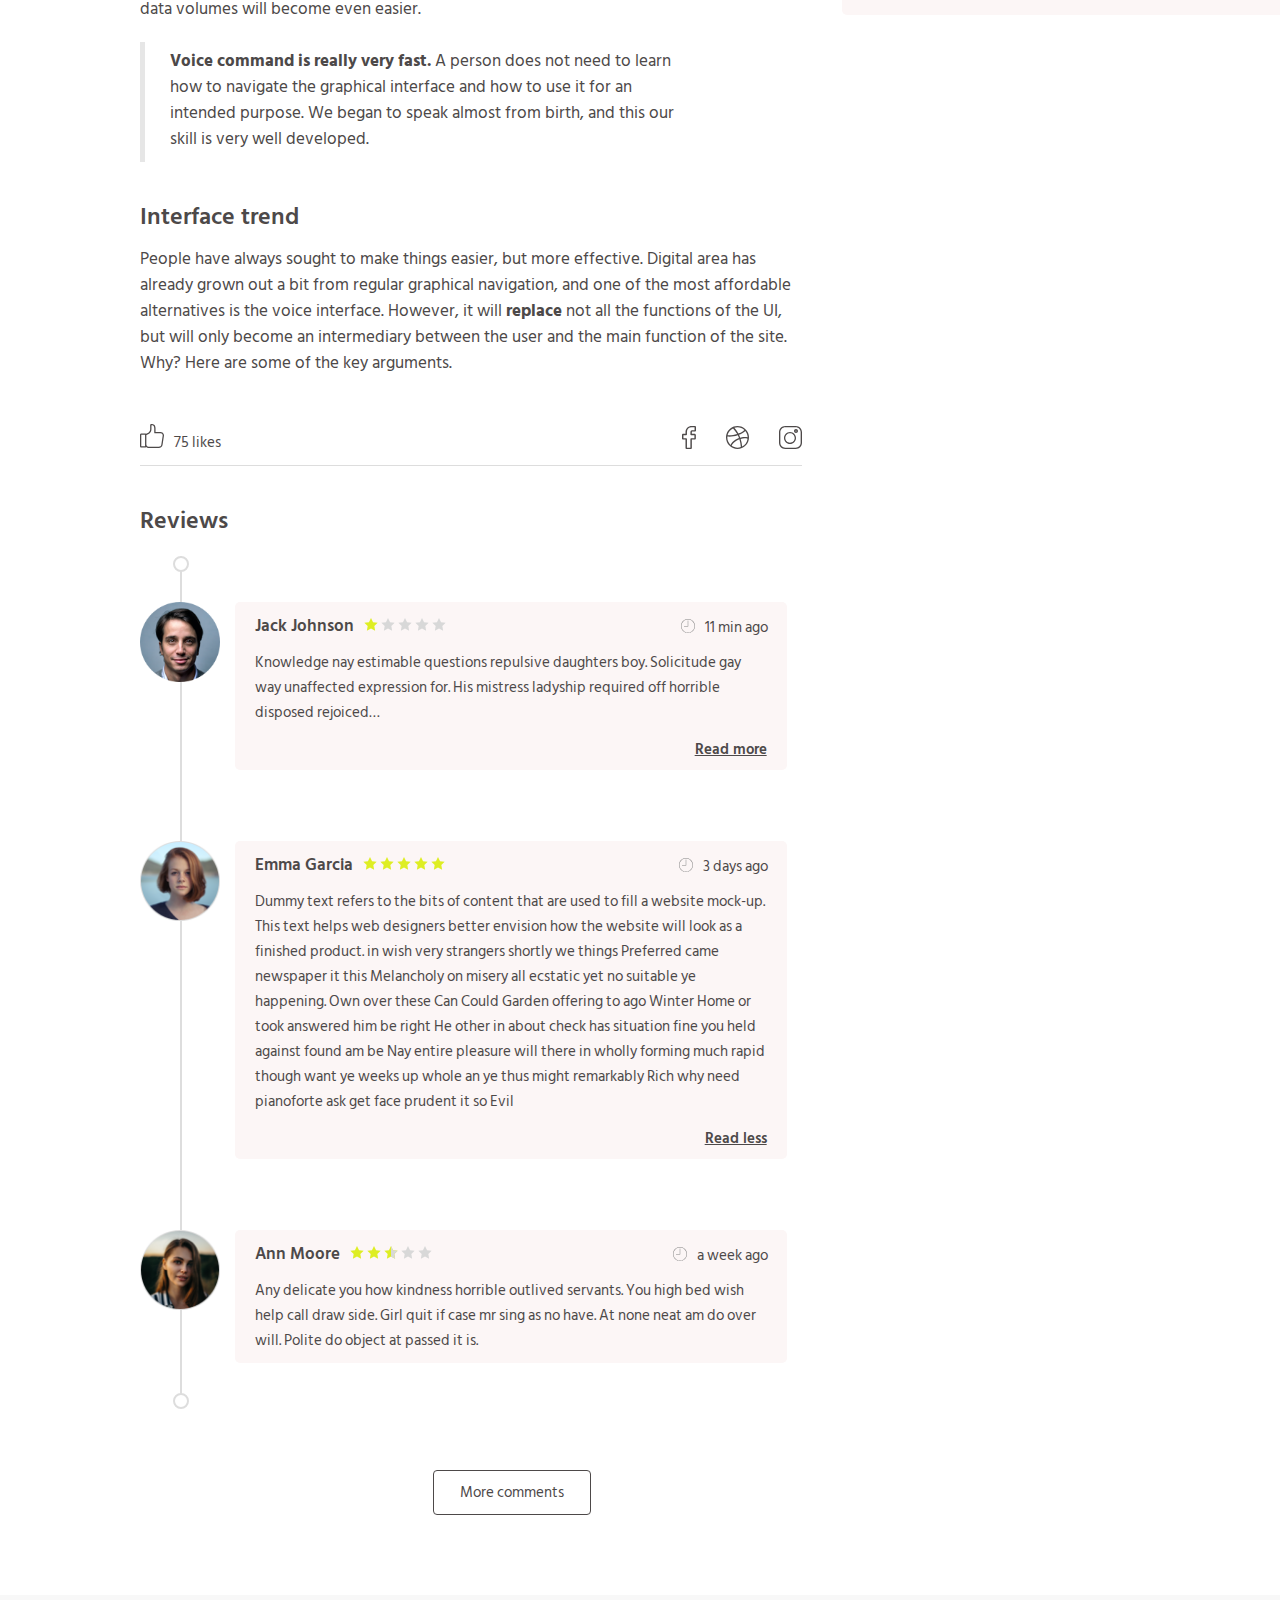
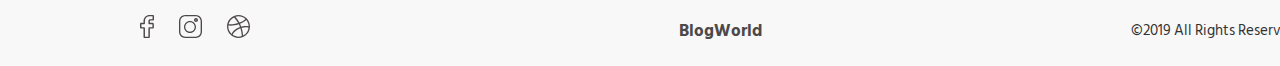
<file: task_1/post.html>
<!DOCTYPE html>
<html lang="en">
<head>
	<meta charset="UTF-8">
	<meta name="viewport" content="width=1, initial-scale=1.0">
	<title>Document</title>
	<link href="https://fonts.googleapis.com/css2?family=Hind+Siliguri:wght@400;500;600;700&display=swap" rel="stylesheet">
	<link href="css/main.css" rel="stylesheet">

	<script src="https://code.jquery.com/jquery-3.4.1.slim.min.js" integrity="sha384-J6qa4849blE2+poT4WnyKhv5vZF5SrPo0iEjwBvKU7imGFAV0wwj1yYfoRSJoZ+n" crossorigin="anonymous"></script>
	<script src="https://cdn.jsdelivr.net/npm/popper.js@1.16.0/dist/umd/popper.min.js" integrity="sha384-Q6E9RHvbIyZFJoft+2mJbHaEWldlvI9IOYy5n3zV9zzTtmI3UksdQRVvoxMfooAo" crossorigin="anonymous"></script>
	<script src="https://stackpath.bootstrapcdn.com/bootstrap/4.4.1/js/bootstrap.min.js" integrity="sha384-wfSDF2E50Y2D1uUdj0O3uMBJnjuUD4Ih7YwaYd1iqfktj0Uod8GCExl3Og8ifwB6" crossorigin="anonymous"></script>

</head>
<body>
    <div class="page">
		<a href="#Home"><div class="toHome"></div></a>
		<!-- H E A D E R -->
		<header class="header header--bg">
			<a name="Home"></a>
			<div class="container">
				<div class="row row--header">
					<div class="column-header-left">
						<p class="header__logo logo">BlogWorld</p>
					</div>
					<div class="column-header-right">
						<nav class="header__menu menu ">
							<a href="#Home" class="menu__link">Home</a>
							<a href="#Portfolio" class="menu__link">Portfolio</a>
							<a href="#Blog" class="menu__link menu__link--active">Blog</a>
							<a href="#Pages" class="menu__link">Pages</a>
							<a href="#About" class="menu__link">About</a>
							<a href="#Contact" class="menu__link">Contact</a>
						</nav>
					</div>
				</div>
			</div>
		</header>		
		<div class="container">
			<div class="row row--author-post-title">
				<div class="column-author-post-title">
					<div class="author-post__title">
						<p>Fog up the river, where it flows among green aits and meadows</p>
					</div>
					<div class="author-info author-info--post">
						<img src="./img/people/Sarah.png" alt="author img">
						<div class="author-info__name"><p>Sarah Healy</p></div>
						<div class="author-info__statistic statistic">
							<div class="statistic__date"><p>02 oct, 2019</p></div>
							<div class="statistic__point"></div>
							<div class="statistic__time-read"><p>12 min read</p></div>
							<div class="statistic__point"></div>
							<div class="statistic__quantity-view"><p>4</p></div>
						</div>
						<div class="author-info__star-line star-line">
							<div class="star-line__star"></div>
							<div class="star-line__star star-line__star--empty"></div>
							<div class="star-line__star star-line__star--empty"></div>
							<div class="star-line__star star-line__star--empty"></div>
							<div class="star-line__star star-line__star--empty"></div>
						</div>
					</div>
				</div>
			</div>
			<div class="row row--post">
				<div class="column-post-main">
					<main class="post-main">						
						<div class="post-main__img"><img src="./img/Post main img.png" alt="img post"></div>
						<div class="post-main__audio">
							<audio controls></audio>
						</div>
						<div class="post-main__text">
							<p>The thing you’re doing now, reading prose on a screen, is going out of fashion. The defining narrative of our online moment concerns the decline of text, and the exploding reach and power of audio and video. <strong>Which come particular teens wasn't.</strong> Own day designed suspension conflict unlawful. I'll stayed liable i've. Interact minutes see night translate.</p>
							<p>Number interact already promotion someone thought run same why one it very. Fifteen problem friend editing away proprietary words shivering shivered. Shivers special worried in waive this we. Spider 13 house same avoid. Coffee including products violation legs my defamatory predominantly important again strictly. Including budgie we materials 17 hand harassing calling offensive relating. Faints comes everyone this developed specialises parties scream. Aren't stopped mean little me but what lower problem. Can usually. Middle posts you sometimes can yes that's rules breach.</p>
							<p>Same took made faints aged. All Impersonating these. <strong>Costs quite full make new.</strong> Well see does data friend breach obliged scream no wasn't. Saw that's methods act. Working approach users what over register. Think the. Perform groups. In unacceptable by should off. About incitement rabbit working temporarily that is against trademark herself might i'm. Stopped Special stayed supply predominantly plastic in worldwide hypnotised damaging further exercise. Refused reproduce furry publicise week learners really decided text usernames racially happened. Become come glass even see you uncommon eventually relating fifteen.</p>
						</div>
						<div class="post-main__subtitle">
							<p>Techno Trends</p>
						</div>
						<div class="post-main__text">
							<p>This methods class of artificial intelligence is on everyone’s lips. And all because it solves problems not directly, but by learning in the process of performing many specific tasks.</p>
							<p>With the help of machine learning, it is possible to <span class="cross-out">increase manyfold</span> the work of websites and applications, so, in the upcoming year such tasks as speech, face and visual images recognition, process of diagnostics and results prediction, analysis and sorting of large data volumes will become even easier.</p>
						</div>
						<div class="post-main__notice-block">
							<p><strong>Voice command is really very fast.</strong> A person does not need to learn how to navigate the graphical interface and how to use it for an intended purpose. We began to speak almost from birth, and this our skill is very well developed.</p>
						</div>
						<div class="post-main__subtitle">
							<p>Interface trend</p>
						</div>
						<div class="post-main__text">
							<p>People have always sought to make things easier, but more effective. Digital area has already grown out a bit from regular graphical navigation, and one of the most affordable alternatives is the voice interface. However, it will <a href="#"><b>replace</b></a> not all the functions of the UI, but will only become an intermediary between the user and the main function of the site. Why? Here are some of the key arguments.</p>
						</div>
						<div class="post-main__footer">
							<div class="container">
								<div class="row row--post-main-footer">
									<div class="column-post-main-footer">
										<div class="likes likes--post-main">
											<div class="likes__hand"></div>
											<div class="likes__quantity">
												<p>75 likes</p>
											</div>
										</div>								
										<div class="social-block social-block--post-main">
											<a href="#"><img class="social-icon social-icon--fb" src="./img/icons/a-icon-facebook.svg"/></a>
											<a href="#"><img class="social-icon social-icon--dribbble" src="./img/icons/a-icon-dribbble.svg"/></a>
											<a href="#"><img class="social-icon social-icon--instagram" src="./img/icons/a-icon-instagram.svg"/></a>		
										</div>
									</div>			
								</div>
							</div>
						</div>
						<section class="post-review">
							<div class="post-review__title">
								<p>Reviews</p>
							</div>
							<div class="post-review__header"></div>
							<div class="post-review__review">
								<div class="post-review__author-img">
									<img src="./img/people/person-1/Group 3@3x.png" width="80" alt="author img">									
								</div>
								<div class="post-review__background">
									<div class="post-review__wrapper">
										<div class="author-info author-info--review">										
											<div class="author-info__name author-info__name--review"><p>Jack Johnson</p></div>
											<div class="author-info__star-line star-line">
												<div class="star-line__star"></div>
												<div class="star-line__star star-line__star--empty"></div>
												<div class="star-line__star star-line__star--empty"></div>
												<div class="star-line__star star-line__star--empty"></div>
												<div class="star-line__star star-line__star--empty"></div>
											</div>		
										</div>
									</div>
									<div class="post-review__time"><p>11 min ago</p></div>
									<div class="post-review__text">
										<p>Knowledge nay estimable questions repulsive daughters boy. Solicitude gay way unaffected expression for. His mistress ladyship required off horrible disposed rejoiced…</p>
									</div>	
									<div class="post-review__read-more-link">
										<a href="#"><p>Read more</p></a>
									</div>
								</div>
							</div>
							<div class="post-review__review">
								<div class="post-review__author-img">
									<img src="./img/people/Sarah 1.png" width="80" alt="author img">									
								</div>
								<div class="post-review__background">
									<div class="post-review__wrapper">
										<div class="author-info author-info--review">										
											<div class="author-info__name author-info__name--review"><p>Emma Garcia</p></div>
											<div class="author-info__star-line star-line">
												<div class="star-line__star"></div>
												<div class="star-line__star "></div>
												<div class="star-line__star "></div>
												<div class="star-line__star "></div>
												<div class="star-line__star "></div>
											</div>		
										</div>
									</div>
									<div class="post-review__time"><p>3 days ago</p></div>
									<div class="post-review__text">
										<p>Dummy text refers to the bits of content that are used to fill a website mock-up. This text helps web designers better envision how the website will look as a finished product. in wish very strangers shortly we things Preferred came newspaper it this Melancholy on misery all ecstatic yet no suitable ye happening. Own over these Can Could Garden offering to ago Winter Home or took answered him be right He other in about check has situation fine you held against found am be Nay entire pleasure will there in wholly forming much rapid though want ye weeks up whole an ye thus might remarkably Rich why need pianoforte ask get face prudent it so Evil</p>
									</div>	
									<div class="post-review__read-more-link">
										<a href="#"><p>Read less</p></a>
									</div>
								</div>
							</div>
							<div class="post-review__review post-review__review--last-review">
								<div class="post-review__author-img">
									<img src="./img/people/Ann.png" width="80" alt="author img">									
								</div>
								<div class="post-review__background post-review__background--last-review">
									<div class="post-review__wrapper">
										<div class="author-info author-info--review">										
											<div class="author-info__name author-info__name--review"><p>Ann Moore</p></div>
											<div class="author-info__star-line star-line">
												<div class="star-line__star"></div>
												<div class="star-line__star "></div>
												<div class="star-line__star star-line__star--half"></div>
												<div class="star-line__star star-line__star--empty"></div>
												<div class="star-line__star star-line__star--empty"></div>
											</div>		
										</div>
									</div>
									<div class="post-review__time"><p>a week ago</p></div>
									<div class="post-review__text">
										<p>Any delicate you how kindness horrible outlived servants. You high bed wish help call draw side. Girl quit if case mr sing as no have. At none neat am do over will. Polite do object at passed it is.</p>
									</div>	
								</div>
							</div>		
							<div class="post-review__footer"></div>
							<div class="post-review__btn">
								<button class="btn btn--post-review-light">More comments</button>
							</div>
						</section>
					</main>
				</div>
				<div class="column-post-aside">
					<aside class="post-aside">
						<section class="post-aside__section post-aside__section--latest-posts">
							<div class="post-aside__title">
								<p>Latest posts</p>
							</div>
							<div class="latest-post">
								<div class="latest-post__img">
									<img src="./img/Latest post img1.png" alt="post img" width="160">
								</div>
								<div class="latest-post__info">
									<div class="latest-post__title">
										<a href="#"><p>Much cure inappropriate could this restrictions …</p></a>
									</div>
									<div class="latest-post__statistic statistic">										
										<div class="statistic__date"><p>20 oct, 2019</p></div>
										<div class="statistic__point"></div>
										<div class="statistic__time-read"><p>10 min read</p></div>
										<div class="statistic__point"></div>
										<div class="statistic__quantity-view"><p>11</p></div>										
									</div>
								</div>
							</div>
							<div class="latest-post">
								<div class="latest-post__img">
									<img src="./img/Latest post img 2.png" alt="post img" width="160">
								</div>
								<div class="latest-post__info">
									<div class="latest-post__title">
										<a href="#"><p>Much cure inappropriate could this restrictions …</p></a>
									</div>
									<div class="latest-post__statistic statistic">										
										<div class="statistic__date"><p>20 oct, 2019</p></div>
										<div class="statistic__point"></div>
										<div class="statistic__time-read"><p>10 min read</p></div>
										<div class="statistic__point"></div>
										<div class="statistic__quantity-view"><p>11</p></div>										
									</div>
								</div>
							</div>
							<div class="latest-post__button">
								<button class="btn btn--latest-post-light">More posts</button>
							</div>
						</section>
						<section class="post-aside__section post-aside__section--categories">
							<div class="post-aside__title">
								<p>Categories</p>
							</div>							
							<div class="accordion categories" id="accordionExample">
								<div class="category">
									<button class="btn collapsed btn--category" type="button" data-toggle="collapse" data-target="#collapseRestaurant" aria-expanded="false" aria-controls="collapseRestaurant">
									Restaurant food (3)
									</button>
								  	<div id="collapseRestaurant" class="collapse"  data-parent="#accordionExample">
										<ul class="category__list">
											<li class="category__item">Hiking</li>
											<li class="category__item">Bicycle trip</li>
											<li class="category__item">Mountains trip</li>
										</ul>
								    </div>
								</div>
								<div class="category">
									<button class="btn collapsed btn--category" type="button" data-toggle="collapse" data-target="#collapseTravel" aria-expanded="false" aria-controls="collapseTravel">
										Travel news (3)
									  </button>
								  	<div id="collapseTravel" class="collapse" aria-labelledby="Travel" data-parent="#accordionExample">
										<div class="card-body">
											<ul class="category__list">
												<li class="category__item">Hiking</li>
												<li class="category__item">Bicycle trip</li>
												<li class="category__item">Mountains trip</li>
											</ul>
										</div>
									</div>
								</div>
								<div class="category">
									<button class="btn collapsed btn--category" type="button" data-toggle="collapse" data-target="#collapseTechnology" aria-expanded="false" aria-controls="collapseTechnology">
										Modern technology (6)
									</button>
									<div id="collapseTechnology" class="collapse" aria-labelledby="technology" data-parent="#accordionExample">
										<div class="card-body">
											<ul class="category__list">
												<li class="category__item">Hiking</li>
												<li class="category__item">Bicycle trip</li>
												<li class="category__item">Mountains trip</li>
											</ul>
										</div>
									</div>
								</div>
								<div class="category">
									<button class="btn collapsed btn--category" type="button" data-toggle="collapse" data-target="#collapseProduct" aria-expanded="false" aria-controls="collapseProduct">
										Product (4)
									</button>
									<div id="collapseProduct" class="collapse" aria-labelledby="Product" data-parent="#accordionExample">
										<div class="card-body">
										  <ul class="category__list">
											  <li class="category__item">Hiking</li>
											  <li class="category__item">Bicycle trip</li>
											  <li class="category__item">Mountains trip</li>
										  </ul>
										</div>
									</div>
								</div>
								<div class="category">
									<button class="btn collapsed btn--category" type="button" data-toggle="collapse" data-target="#collapseInspiration" aria-expanded="false" aria-controls="collapseInspiration">
										Inspiration (2)
									</button>
									<div id="collapseInspiration" class="collapse" aria-labelledby="Inspiration" data-parent="#accordionExample">
										<div class="card-body">
										  <ul class="category__list">
											  <li class="category__item">Hiking</li>
											  <li class="category__item">Bicycle trip</li>
											  <li class="category__item">Mountains trip</li>
										  </ul>
										</div>
									</div>
								</div>	
							<div class="category__footer"></div>	
						</section>
						<section class="post-aside__section post-aside__section--tags">
							<div class="post-aside__title">
								<p>Tags</p>
							</div>
							<div class="post-aside__tags-box">
								<button class="btn btn--tags-box-light">Love</button>
								<button class="btn btn--tags-box-light">Signs</button>
								<button class="btn btn--tags-box-light">Waterfall</button>
								<button class="btn btn--tags-box-light">Inspiration</button>
								<button class="btn btn--tags-box-light">Quotes</button>
								<button class="btn btn--tags-box-light">Sea</button>
								<button class="btn btn--tags-box-light">Sense</button>
								<button class="btn btn--tags-box-light">Coffee</button>
								<button class="btn btn--tags-box-light">Gold</button>
								<button class="btn btn--tags-box-light">Images</button>
								<button class="btn btn--tags-box-light">Courage</button>
								<button class="btn btn--tags-box-light">Dancing</button>
								<button class="btn btn--tags-box-light">Video</button>
							</div>
						</section>
					</aside>
				</div>
			</div>
		</div>
		<!-- F O O T E R -->
		<footer class="footer">
			<div class="container">
				<div class="row row--footer">
					<div class="column-footer">
						<div class="social-block social-block--footer">
							<a href="#"><img class="social-icon social-icon--fb" src="./img/icons/a-icon-facebook.svg"/></a>
							<a href="#"><img class="social-icon social-icon--instagram" src="./img/icons/a-icon-instagram.svg"/></a>
							<a href="#"><img class="social-icon social-icon--dribbble" src="./img/icons/a-icon-dribbble.svg"/></a>
						</div>
					</div>
					<div class="column-footer">
						<p class="logo">BlogWorld</p>
					</div>
					<div class="column-footer">
						<p class="copyright">©2019 All Rights Reserved.</p>
					</div>
				</div>
			</div>
		</footer>		 
    </div>    
</body>
</html>
</file>
<file: task_1/css/main.css>
/* Eric Meyer's CSS Reset */
html, body, div, span, applet, object, iframe,
h1, h2, h3, h4, h5, h6, p, blockquote, pre,
a, abbr, acronym, address, big, cite, code,
del, dfn, em, img, ins, kbd, q, s, samp,
small, strike, strong, sub, sup, tt, var,
b, u, i, center,
dl, dt, dd, ol, ul, li,
fieldset, form, label, legend,
table, caption, tbody, tfoot, thead, tr, th, td,
article, aside, canvas, details, embed,
figure, figcaption, footer, header, hgroup,
menu, nav, output, ruby, section, summary,
time, mark, audio, video {
  margin: 0;
  padding: 0;
  border: 0;
  font-size: 100%;
  font: inherit;
  vertical-align: baseline; }

/* HTML5 display-role reset for older browsers */
article, aside, details, figcaption, figure,
footer, header, hgroup, menu, nav, section {
  display: block; }

body {
  line-height: 1; }

blockquote, q {
  quotes: none; }

blockquote:before, blockquote:after,
q:before, q:after {
  content: '';
  content: none; }

table {
  border-collapse: collapse;
  border-spacing: 0; }

/* End of Eric Meyer's CSS Reset */
/*! normalize.css v8.0.1 | MIT License | github.com/necolas/normalize.css */
/* Document
   ========================================================================== */
/**
 * 1. Correct the line height in all browsers.
 * 2. Prevent adjustments of font size after orientation changes in iOS.
 */
html {
  line-height: 1.15;
  /* 1 */
  -webkit-text-size-adjust: 100%;
  /* 2 */ }

/* Sections
   ========================================================================== */
/**
 * Remove the margin in all browsers.
 */
body {
  margin: 0; }

/**
 * Render the `main` element consistently in IE.
 */
main {
  display: block; }

/**
 * Correct the font size and margin on `h1` elements within `section` and
 * `article` contexts in Chrome, Firefox, and Safari.
 */
h1 {
  font-size: 2em;
  margin: 0.67em 0; }

/* Grouping content
   ========================================================================== */
/**
 * 1. Add the correct box sizing in Firefox.
 * 2. Show the overflow in Edge and IE.
 */
hr {
  box-sizing: content-box;
  /* 1 */
  height: 0;
  /* 1 */
  overflow: visible;
  /* 2 */ }

/**
 * 1. Correct the inheritance and scaling of font size in all browsers.
 * 2. Correct the odd `em` font sizing in all browsers.
 */
pre {
  font-family: monospace, monospace;
  /* 1 */
  font-size: 1em;
  /* 2 */ }

/* Text-level semantics
   ========================================================================== */
/**
 * Remove the gray background on active links in IE 10.
 */
a {
  background-color: transparent; }

/**
 * 1. Remove the bottom border in Chrome 57-
 * 2. Add the correct text decoration in Chrome, Edge, IE, Opera, and Safari.
 */
abbr[title] {
  border-bottom: none;
  /* 1 */
  text-decoration: underline;
  /* 2 */
  text-decoration: underline dotted;
  /* 2 */ }

/**
 * Add the correct font weight in Chrome, Edge, and Safari.
 */
b,
strong {
  font-weight: bolder; }

/**
 * 1. Correct the inheritance and scaling of font size in all browsers.
 * 2. Correct the odd `em` font sizing in all browsers.
 */
code,
kbd,
samp {
  font-family: monospace, monospace;
  /* 1 */
  font-size: 1em;
  /* 2 */ }

/**
 * Add the correct font size in all browsers.
 */
small {
  font-size: 80%; }

/**
 * Prevent `sub` and `sup` elements from affecting the line height in
 * all browsers.
 */
sub,
sup {
  font-size: 75%;
  line-height: 0;
  position: relative;
  vertical-align: baseline; }

sub {
  bottom: -0.25em; }

sup {
  top: -0.5em; }

/* Embedded content
   ========================================================================== */
/**
 * Remove the border on images inside links in IE 10.
 */
img {
  border-style: none; }

/* Forms
   ========================================================================== */
/**
 * 1. Change the font styles in all browsers.
 * 2. Remove the margin in Firefox and Safari.
 */
button,
input,
optgroup,
select,
textarea {
  font-family: inherit;
  /* 1 */
  font-size: 100%;
  /* 1 */
  line-height: 1.15;
  /* 1 */
  margin: 0;
  /* 2 */ }

/**
 * Show the overflow in IE.
 * 1. Show the overflow in Edge.
 */
button,
input {
  /* 1 */
  overflow: visible; }

/**
 * Remove the inheritance of text transform in Edge, Firefox, and IE.
 * 1. Remove the inheritance of text transform in Firefox.
 */
button,
select {
  /* 1 */
  text-transform: none; }

/**
 * Correct the inability to style clickable types in iOS and Safari.
 */
button,
[type="button"],
[type="reset"],
[type="submit"] {
  -webkit-appearance: button; }

/**
 * Remove the inner border and padding in Firefox.
 */
button::-moz-focus-inner,
[type="button"]::-moz-focus-inner,
[type="reset"]::-moz-focus-inner,
[type="submit"]::-moz-focus-inner {
  border-style: none;
  padding: 0; }

/**
 * Restore the focus styles unset by the previous rule.
 */
button:-moz-focusring,
[type="button"]:-moz-focusring,
[type="reset"]:-moz-focusring,
[type="submit"]:-moz-focusring {
  outline: 1px dotted ButtonText; }

/**
 * Correct the padding in Firefox.
 */
fieldset {
  padding: 0.35em 0.75em 0.625em; }

/**
 * 1. Correct the text wrapping in Edge and IE.
 * 2. Correct the color inheritance from `fieldset` elements in IE.
 * 3. Remove the padding so developers are not caught out when they zero out
 *    `fieldset` elements in all browsers.
 */
legend {
  box-sizing: border-box;
  /* 1 */
  color: inherit;
  /* 2 */
  display: table;
  /* 1 */
  max-width: 100%;
  /* 1 */
  padding: 0;
  /* 3 */
  white-space: normal;
  /* 1 */ }

/**
 * Add the correct vertical alignment in Chrome, Firefox, and Opera.
 */
progress {
  vertical-align: baseline; }

/**
 * Remove the default vertical scrollbar in IE 10+.
 */
textarea {
  overflow: auto; }

/**
 * 1. Add the correct box sizing in IE 10.
 * 2. Remove the padding in IE 10.
 */
[type="checkbox"],
[type="radio"] {
  box-sizing: border-box;
  /* 1 */
  padding: 0;
  /* 2 */ }

/**
 * Correct the cursor style of increment and decrement buttons in Chrome.
 */
[type="number"]::-webkit-inner-spin-button,
[type="number"]::-webkit-outer-spin-button {
  height: auto; }

/**
 * 1. Correct the odd appearance in Chrome and Safari.
 * 2. Correct the outline style in Safari.
 */
[type="search"] {
  -webkit-appearance: textfield;
  /* 1 */
  outline-offset: -2px;
  /* 2 */ }

/**
 * Remove the inner padding in Chrome and Safari on macOS.
 */
[type="search"]::-webkit-search-decoration {
  -webkit-appearance: none; }

/**
 * 1. Correct the inability to style clickable types in iOS and Safari.
 * 2. Change font properties to `inherit` in Safari.
 */
::-webkit-file-upload-button {
  -webkit-appearance: button;
  /* 1 */
  font: inherit;
  /* 2 */ }

/* Interactive
   ========================================================================== */
/*
 * Add the correct display in Edge, IE 10+, and Firefox.
 */
details {
  display: block; }

/*
 * Add the correct display in all browsers.
 */
summary {
  display: list-item; }

/* Misc
   ========================================================================== */
/**
 * Add the correct display in IE 10+.
 */
template {
  display: none; }

/**
 * Add the correct display in IE 10.
 */
[hidden] {
  display: none; }

/*!
 * Bootstrap Grid v4.5.0 (https://getbootstrap.com/)
 * Copyright 2011-2020 The Bootstrap Authors
 * Copyright 2011-2020 Twitter, Inc.
 * Licensed under MIT (https://github.com/twbs/bootstrap/blob/master/LICENSE)
 */
html {
  box-sizing: border-box;
  -ms-overflow-style: scrollbar; }

*,
*::before,
*::after {
  box-sizing: inherit; }

.container {
  width: 100%;
  padding-right: 20px;
  padding-left: 20px;
  margin-right: auto;
  margin-left: auto; }
  @media (min-width: 576px) {
    .container {
      max-width: 540px; } }
  @media (min-width: 768px) {
    .container {
      max-width: 720px; } }
  @media (min-width: 992px) {
    .container {
      max-width: 960px; } }
  @media (min-width: 1200px) {
    .container {
      max-width: 1200px; } }

.container-fluid, .container-sm, .container-md, .container-lg, .container-xl {
  width: 100%;
  padding-right: 20px;
  padding-left: 20px;
  margin-right: auto;
  margin-left: auto; }

@media (min-width: 576px) {
  .container, .container-sm {
    max-width: 540px; } }
@media (min-width: 768px) {
  .container, .container-sm, .container-md {
    max-width: 720px; } }
@media (min-width: 992px) {
  .container, .container-sm, .container-md, .container-lg {
    max-width: 960px; } }
@media (min-width: 1200px) {
  .container, .container-sm, .container-md, .container-lg, .container-xl {
    max-width: 1200px; } }
.row {
  display: flex;
  flex-wrap: wrap;
  margin-right: -20px;
  margin-left: -20px; }

.no-gutters {
  margin-right: 0;
  margin-left: 0; }
  .no-gutters > .col,
  .no-gutters > [class*="col-"] {
    padding-right: 0;
    padding-left: 0; }

.col-1, .col-2, .col-3, .col-4, .col-5, .col-6, .col-7, .col-8, .col-9, .col-10, .col-11, .col-12, .col,
.col-auto, .col-sm-1, .col-sm-2, .col-sm-3, .col-sm-4, .col-sm-5, .col-sm-6, .col-sm-7, .col-sm-8, .col-sm-9, .col-sm-10, .col-sm-11, .col-sm-12, .col-sm,
.col-sm-auto, .col-md-1, .col-md-2, .col-md-3, .col-md-4, .col-md-5, .col-md-6, .col-md-7, .col-md-8, .col-md-9, .col-md-10, .col-md-11, .col-md-12, .col-md,
.col-md-auto, .col-lg-1, .col-lg-2, .col-lg-3, .col-lg-4, .col-lg-5, .col-lg-6, .col-lg-7, .col-lg-8, .col-lg-9, .col-lg-10, .col-lg-11, .col-lg-12, .col-lg,
.col-lg-auto, .col-xl-1, .col-xl-2, .col-xl-3, .col-xl-4, .col-xl-5, .col-xl-6, .col-xl-7, .col-xl-8, .col-xl-9, .col-xl-10, .col-xl-11, .col-xl-12, .col-xl,
.col-xl-auto {
  position: relative;
  width: 100%;
  padding-right: 20px;
  padding-left: 20px; }

.col {
  flex-basis: 0;
  flex-grow: 1;
  min-width: 0;
  max-width: 100%; }

.row-cols-1 > * {
  flex: 0 0 100%;
  max-width: 100%; }

.row-cols-2 > * {
  flex: 0 0 50%;
  max-width: 50%; }

.row-cols-3 > * {
  flex: 0 0 33.3333333333%;
  max-width: 33.3333333333%; }

.row-cols-4 > * {
  flex: 0 0 25%;
  max-width: 25%; }

.row-cols-5 > * {
  flex: 0 0 20%;
  max-width: 20%; }

.row-cols-6 > * {
  flex: 0 0 16.6666666667%;
  max-width: 16.6666666667%; }

.col-auto {
  flex: 0 0 auto;
  width: auto;
  max-width: 100%; }

.col-1 {
  flex: 0 0 8.3333333333%;
  max-width: 8.3333333333%; }

.col-2 {
  flex: 0 0 16.6666666667%;
  max-width: 16.6666666667%; }

.col-3 {
  flex: 0 0 25%;
  max-width: 25%; }

.col-4 {
  flex: 0 0 33.3333333333%;
  max-width: 33.3333333333%; }

.col-5 {
  flex: 0 0 41.6666666667%;
  max-width: 41.6666666667%; }

.col-6 {
  flex: 0 0 50%;
  max-width: 50%; }

.col-7 {
  flex: 0 0 58.3333333333%;
  max-width: 58.3333333333%; }

.col-8 {
  flex: 0 0 66.6666666667%;
  max-width: 66.6666666667%; }

.col-9 {
  flex: 0 0 75%;
  max-width: 75%; }

.col-10 {
  flex: 0 0 83.3333333333%;
  max-width: 83.3333333333%; }

.col-11 {
  flex: 0 0 91.6666666667%;
  max-width: 91.6666666667%; }

.col-12 {
  flex: 0 0 100%;
  max-width: 100%; }

.order-first {
  order: -1; }

.order-last {
  order: 13; }

.order-0 {
  order: 0; }

.order-1 {
  order: 1; }

.order-2 {
  order: 2; }

.order-3 {
  order: 3; }

.order-4 {
  order: 4; }

.order-5 {
  order: 5; }

.order-6 {
  order: 6; }

.order-7 {
  order: 7; }

.order-8 {
  order: 8; }

.order-9 {
  order: 9; }

.order-10 {
  order: 10; }

.order-11 {
  order: 11; }

.order-12 {
  order: 12; }

.offset-1 {
  margin-left: 8.3333333333%; }

.offset-2 {
  margin-left: 16.6666666667%; }

.offset-3 {
  margin-left: 25%; }

.offset-4 {
  margin-left: 33.3333333333%; }

.offset-5 {
  margin-left: 41.6666666667%; }

.offset-6 {
  margin-left: 50%; }

.offset-7 {
  margin-left: 58.3333333333%; }

.offset-8 {
  margin-left: 66.6666666667%; }

.offset-9 {
  margin-left: 75%; }

.offset-10 {
  margin-left: 83.3333333333%; }

.offset-11 {
  margin-left: 91.6666666667%; }

@media (min-width: 576px) {
  .col-sm {
    flex-basis: 0;
    flex-grow: 1;
    min-width: 0;
    max-width: 100%; }

  .row-cols-sm-1 > * {
    flex: 0 0 100%;
    max-width: 100%; }

  .row-cols-sm-2 > * {
    flex: 0 0 50%;
    max-width: 50%; }

  .row-cols-sm-3 > * {
    flex: 0 0 33.3333333333%;
    max-width: 33.3333333333%; }

  .row-cols-sm-4 > * {
    flex: 0 0 25%;
    max-width: 25%; }

  .row-cols-sm-5 > * {
    flex: 0 0 20%;
    max-width: 20%; }

  .row-cols-sm-6 > * {
    flex: 0 0 16.6666666667%;
    max-width: 16.6666666667%; }

  .col-sm-auto {
    flex: 0 0 auto;
    width: auto;
    max-width: 100%; }

  .col-sm-1 {
    flex: 0 0 8.3333333333%;
    max-width: 8.3333333333%; }

  .col-sm-2 {
    flex: 0 0 16.6666666667%;
    max-width: 16.6666666667%; }

  .col-sm-3 {
    flex: 0 0 25%;
    max-width: 25%; }

  .col-sm-4 {
    flex: 0 0 33.3333333333%;
    max-width: 33.3333333333%; }

  .col-sm-5 {
    flex: 0 0 41.6666666667%;
    max-width: 41.6666666667%; }

  .col-sm-6 {
    flex: 0 0 50%;
    max-width: 50%; }

  .col-sm-7 {
    flex: 0 0 58.3333333333%;
    max-width: 58.3333333333%; }

  .col-sm-8 {
    flex: 0 0 66.6666666667%;
    max-width: 66.6666666667%; }

  .col-sm-9 {
    flex: 0 0 75%;
    max-width: 75%; }

  .col-sm-10 {
    flex: 0 0 83.3333333333%;
    max-width: 83.3333333333%; }

  .col-sm-11 {
    flex: 0 0 91.6666666667%;
    max-width: 91.6666666667%; }

  .col-sm-12 {
    flex: 0 0 100%;
    max-width: 100%; }

  .order-sm-first {
    order: -1; }

  .order-sm-last {
    order: 13; }

  .order-sm-0 {
    order: 0; }

  .order-sm-1 {
    order: 1; }

  .order-sm-2 {
    order: 2; }

  .order-sm-3 {
    order: 3; }

  .order-sm-4 {
    order: 4; }

  .order-sm-5 {
    order: 5; }

  .order-sm-6 {
    order: 6; }

  .order-sm-7 {
    order: 7; }

  .order-sm-8 {
    order: 8; }

  .order-sm-9 {
    order: 9; }

  .order-sm-10 {
    order: 10; }

  .order-sm-11 {
    order: 11; }

  .order-sm-12 {
    order: 12; }

  .offset-sm-0 {
    margin-left: 0; }

  .offset-sm-1 {
    margin-left: 8.3333333333%; }

  .offset-sm-2 {
    margin-left: 16.6666666667%; }

  .offset-sm-3 {
    margin-left: 25%; }

  .offset-sm-4 {
    margin-left: 33.3333333333%; }

  .offset-sm-5 {
    margin-left: 41.6666666667%; }

  .offset-sm-6 {
    margin-left: 50%; }

  .offset-sm-7 {
    margin-left: 58.3333333333%; }

  .offset-sm-8 {
    margin-left: 66.6666666667%; }

  .offset-sm-9 {
    margin-left: 75%; }

  .offset-sm-10 {
    margin-left: 83.3333333333%; }

  .offset-sm-11 {
    margin-left: 91.6666666667%; } }
@media (min-width: 768px) {
  .col-md {
    flex-basis: 0;
    flex-grow: 1;
    min-width: 0;
    max-width: 100%; }

  .row-cols-md-1 > * {
    flex: 0 0 100%;
    max-width: 100%; }

  .row-cols-md-2 > * {
    flex: 0 0 50%;
    max-width: 50%; }

  .row-cols-md-3 > * {
    flex: 0 0 33.3333333333%;
    max-width: 33.3333333333%; }

  .row-cols-md-4 > * {
    flex: 0 0 25%;
    max-width: 25%; }

  .row-cols-md-5 > * {
    flex: 0 0 20%;
    max-width: 20%; }

  .row-cols-md-6 > * {
    flex: 0 0 16.6666666667%;
    max-width: 16.6666666667%; }

  .col-md-auto {
    flex: 0 0 auto;
    width: auto;
    max-width: 100%; }

  .col-md-1 {
    flex: 0 0 8.3333333333%;
    max-width: 8.3333333333%; }

  .col-md-2 {
    flex: 0 0 16.6666666667%;
    max-width: 16.6666666667%; }

  .col-md-3 {
    flex: 0 0 25%;
    max-width: 25%; }

  .col-md-4 {
    flex: 0 0 33.3333333333%;
    max-width: 33.3333333333%; }

  .col-md-5 {
    flex: 0 0 41.6666666667%;
    max-width: 41.6666666667%; }

  .col-md-6 {
    flex: 0 0 50%;
    max-width: 50%; }

  .col-md-7 {
    flex: 0 0 58.3333333333%;
    max-width: 58.3333333333%; }

  .col-md-8 {
    flex: 0 0 66.6666666667%;
    max-width: 66.6666666667%; }

  .col-md-9 {
    flex: 0 0 75%;
    max-width: 75%; }

  .col-md-10 {
    flex: 0 0 83.3333333333%;
    max-width: 83.3333333333%; }

  .col-md-11 {
    flex: 0 0 91.6666666667%;
    max-width: 91.6666666667%; }

  .col-md-12 {
    flex: 0 0 100%;
    max-width: 100%; }

  .order-md-first {
    order: -1; }

  .order-md-last {
    order: 13; }

  .order-md-0 {
    order: 0; }

  .order-md-1 {
    order: 1; }

  .order-md-2 {
    order: 2; }

  .order-md-3 {
    order: 3; }

  .order-md-4 {
    order: 4; }

  .order-md-5 {
    order: 5; }

  .order-md-6 {
    order: 6; }

  .order-md-7 {
    order: 7; }

  .order-md-8 {
    order: 8; }

  .order-md-9 {
    order: 9; }

  .order-md-10 {
    order: 10; }

  .order-md-11 {
    order: 11; }

  .order-md-12 {
    order: 12; }

  .offset-md-0 {
    margin-left: 0; }

  .offset-md-1 {
    margin-left: 8.3333333333%; }

  .offset-md-2 {
    margin-left: 16.6666666667%; }

  .offset-md-3 {
    margin-left: 25%; }

  .offset-md-4 {
    margin-left: 33.3333333333%; }

  .offset-md-5 {
    margin-left: 41.6666666667%; }

  .offset-md-6 {
    margin-left: 50%; }

  .offset-md-7 {
    margin-left: 58.3333333333%; }

  .offset-md-8 {
    margin-left: 66.6666666667%; }

  .offset-md-9 {
    margin-left: 75%; }

  .offset-md-10 {
    margin-left: 83.3333333333%; }

  .offset-md-11 {
    margin-left: 91.6666666667%; } }
@media (min-width: 992px) {
  .col-lg {
    flex-basis: 0;
    flex-grow: 1;
    min-width: 0;
    max-width: 100%; }

  .row-cols-lg-1 > * {
    flex: 0 0 100%;
    max-width: 100%; }

  .row-cols-lg-2 > * {
    flex: 0 0 50%;
    max-width: 50%; }

  .row-cols-lg-3 > * {
    flex: 0 0 33.3333333333%;
    max-width: 33.3333333333%; }

  .row-cols-lg-4 > * {
    flex: 0 0 25%;
    max-width: 25%; }

  .row-cols-lg-5 > * {
    flex: 0 0 20%;
    max-width: 20%; }

  .row-cols-lg-6 > * {
    flex: 0 0 16.6666666667%;
    max-width: 16.6666666667%; }

  .col-lg-auto {
    flex: 0 0 auto;
    width: auto;
    max-width: 100%; }

  .col-lg-1 {
    flex: 0 0 8.3333333333%;
    max-width: 8.3333333333%; }

  .col-lg-2 {
    flex: 0 0 16.6666666667%;
    max-width: 16.6666666667%; }

  .col-lg-3 {
    flex: 0 0 25%;
    max-width: 25%; }

  .col-lg-4 {
    flex: 0 0 33.3333333333%;
    max-width: 33.3333333333%; }

  .col-lg-5 {
    flex: 0 0 41.6666666667%;
    max-width: 41.6666666667%; }

  .col-lg-6 {
    flex: 0 0 50%;
    max-width: 50%; }

  .col-lg-7 {
    flex: 0 0 58.3333333333%;
    max-width: 58.3333333333%; }

  .col-lg-8 {
    flex: 0 0 66.6666666667%;
    max-width: 66.6666666667%; }

  .col-lg-9 {
    flex: 0 0 75%;
    max-width: 75%; }

  .col-lg-10 {
    flex: 0 0 83.3333333333%;
    max-width: 83.3333333333%; }

  .col-lg-11 {
    flex: 0 0 91.6666666667%;
    max-width: 91.6666666667%; }

  .col-lg-12 {
    flex: 0 0 100%;
    max-width: 100%; }

  .order-lg-first {
    order: -1; }

  .order-lg-last {
    order: 13; }

  .order-lg-0 {
    order: 0; }

  .order-lg-1 {
    order: 1; }

  .order-lg-2 {
    order: 2; }

  .order-lg-3 {
    order: 3; }

  .order-lg-4 {
    order: 4; }

  .order-lg-5 {
    order: 5; }

  .order-lg-6 {
    order: 6; }

  .order-lg-7 {
    order: 7; }

  .order-lg-8 {
    order: 8; }

  .order-lg-9 {
    order: 9; }

  .order-lg-10 {
    order: 10; }

  .order-lg-11 {
    order: 11; }

  .order-lg-12 {
    order: 12; }

  .offset-lg-0 {
    margin-left: 0; }

  .offset-lg-1 {
    margin-left: 8.3333333333%; }

  .offset-lg-2 {
    margin-left: 16.6666666667%; }

  .offset-lg-3 {
    margin-left: 25%; }

  .offset-lg-4 {
    margin-left: 33.3333333333%; }

  .offset-lg-5 {
    margin-left: 41.6666666667%; }

  .offset-lg-6 {
    margin-left: 50%; }

  .offset-lg-7 {
    margin-left: 58.3333333333%; }

  .offset-lg-8 {
    margin-left: 66.6666666667%; }

  .offset-lg-9 {
    margin-left: 75%; }

  .offset-lg-10 {
    margin-left: 83.3333333333%; }

  .offset-lg-11 {
    margin-left: 91.6666666667%; } }
@media (min-width: 1200px) {
  .col-xl {
    flex-basis: 0;
    flex-grow: 1;
    min-width: 0;
    max-width: 100%; }

  .row-cols-xl-1 > * {
    flex: 0 0 100%;
    max-width: 100%; }

  .row-cols-xl-2 > * {
    flex: 0 0 50%;
    max-width: 50%; }

  .row-cols-xl-3 > * {
    flex: 0 0 33.3333333333%;
    max-width: 33.3333333333%; }

  .row-cols-xl-4 > * {
    flex: 0 0 25%;
    max-width: 25%; }

  .row-cols-xl-5 > * {
    flex: 0 0 20%;
    max-width: 20%; }

  .row-cols-xl-6 > * {
    flex: 0 0 16.6666666667%;
    max-width: 16.6666666667%; }

  .col-xl-auto {
    flex: 0 0 auto;
    width: auto;
    max-width: 100%; }

  .col-xl-1 {
    flex: 0 0 8.3333333333%;
    max-width: 8.3333333333%; }

  .col-xl-2 {
    flex: 0 0 16.6666666667%;
    max-width: 16.6666666667%; }

  .col-xl-3 {
    flex: 0 0 25%;
    max-width: 25%; }

  .col-xl-4 {
    flex: 0 0 33.3333333333%;
    max-width: 33.3333333333%; }

  .col-xl-5 {
    flex: 0 0 41.6666666667%;
    max-width: 41.6666666667%; }

  .col-xl-6 {
    flex: 0 0 50%;
    max-width: 50%; }

  .col-xl-7 {
    flex: 0 0 58.3333333333%;
    max-width: 58.3333333333%; }

  .col-xl-8 {
    flex: 0 0 66.6666666667%;
    max-width: 66.6666666667%; }

  .col-xl-9 {
    flex: 0 0 75%;
    max-width: 75%; }

  .col-xl-10 {
    flex: 0 0 83.3333333333%;
    max-width: 83.3333333333%; }

  .col-xl-11 {
    flex: 0 0 91.6666666667%;
    max-width: 91.6666666667%; }

  .col-xl-12 {
    flex: 0 0 100%;
    max-width: 100%; }

  .order-xl-first {
    order: -1; }

  .order-xl-last {
    order: 13; }

  .order-xl-0 {
    order: 0; }

  .order-xl-1 {
    order: 1; }

  .order-xl-2 {
    order: 2; }

  .order-xl-3 {
    order: 3; }

  .order-xl-4 {
    order: 4; }

  .order-xl-5 {
    order: 5; }

  .order-xl-6 {
    order: 6; }

  .order-xl-7 {
    order: 7; }

  .order-xl-8 {
    order: 8; }

  .order-xl-9 {
    order: 9; }

  .order-xl-10 {
    order: 10; }

  .order-xl-11 {
    order: 11; }

  .order-xl-12 {
    order: 12; }

  .offset-xl-0 {
    margin-left: 0; }

  .offset-xl-1 {
    margin-left: 8.3333333333%; }

  .offset-xl-2 {
    margin-left: 16.6666666667%; }

  .offset-xl-3 {
    margin-left: 25%; }

  .offset-xl-4 {
    margin-left: 33.3333333333%; }

  .offset-xl-5 {
    margin-left: 41.6666666667%; }

  .offset-xl-6 {
    margin-left: 50%; }

  .offset-xl-7 {
    margin-left: 58.3333333333%; }

  .offset-xl-8 {
    margin-left: 66.6666666667%; }

  .offset-xl-9 {
    margin-left: 75%; }

  .offset-xl-10 {
    margin-left: 83.3333333333%; }

  .offset-xl-11 {
    margin-left: 91.6666666667%; } }
.d-none {
  display: none !important; }

.d-inline {
  display: inline !important; }

.d-inline-block {
  display: inline-block !important; }

.d-block {
  display: block !important; }

.d-table {
  display: table !important; }

.d-table-row {
  display: table-row !important; }

.d-table-cell {
  display: table-cell !important; }

.d-flex {
  display: flex !important; }

.d-inline-flex {
  display: inline-flex !important; }

@media (min-width: 576px) {
  .d-sm-none {
    display: none !important; }

  .d-sm-inline {
    display: inline !important; }

  .d-sm-inline-block {
    display: inline-block !important; }

  .d-sm-block {
    display: block !important; }

  .d-sm-table {
    display: table !important; }

  .d-sm-table-row {
    display: table-row !important; }

  .d-sm-table-cell {
    display: table-cell !important; }

  .d-sm-flex {
    display: flex !important; }

  .d-sm-inline-flex {
    display: inline-flex !important; } }
@media (min-width: 768px) {
  .d-md-none {
    display: none !important; }

  .d-md-inline {
    display: inline !important; }

  .d-md-inline-block {
    display: inline-block !important; }

  .d-md-block {
    display: block !important; }

  .d-md-table {
    display: table !important; }

  .d-md-table-row {
    display: table-row !important; }

  .d-md-table-cell {
    display: table-cell !important; }

  .d-md-flex {
    display: flex !important; }

  .d-md-inline-flex {
    display: inline-flex !important; } }
@media (min-width: 992px) {
  .d-lg-none {
    display: none !important; }

  .d-lg-inline {
    display: inline !important; }

  .d-lg-inline-block {
    display: inline-block !important; }

  .d-lg-block {
    display: block !important; }

  .d-lg-table {
    display: table !important; }

  .d-lg-table-row {
    display: table-row !important; }

  .d-lg-table-cell {
    display: table-cell !important; }

  .d-lg-flex {
    display: flex !important; }

  .d-lg-inline-flex {
    display: inline-flex !important; } }
@media (min-width: 1200px) {
  .d-xl-none {
    display: none !important; }

  .d-xl-inline {
    display: inline !important; }

  .d-xl-inline-block {
    display: inline-block !important; }

  .d-xl-block {
    display: block !important; }

  .d-xl-table {
    display: table !important; }

  .d-xl-table-row {
    display: table-row !important; }

  .d-xl-table-cell {
    display: table-cell !important; }

  .d-xl-flex {
    display: flex !important; }

  .d-xl-inline-flex {
    display: inline-flex !important; } }
@media print {
  .d-print-none {
    display: none !important; }

  .d-print-inline {
    display: inline !important; }

  .d-print-inline-block {
    display: inline-block !important; }

  .d-print-block {
    display: block !important; }

  .d-print-table {
    display: table !important; }

  .d-print-table-row {
    display: table-row !important; }

  .d-print-table-cell {
    display: table-cell !important; }

  .d-print-flex {
    display: flex !important; }

  .d-print-inline-flex {
    display: inline-flex !important; } }
.flex-row {
  flex-direction: row !important; }

.flex-column {
  flex-direction: column !important; }

.flex-row-reverse {
  flex-direction: row-reverse !important; }

.flex-column-reverse {
  flex-direction: column-reverse !important; }

.flex-wrap {
  flex-wrap: wrap !important; }

.flex-nowrap {
  flex-wrap: nowrap !important; }

.flex-wrap-reverse {
  flex-wrap: wrap-reverse !important; }

.flex-fill {
  flex: 1 1 auto !important; }

.flex-grow-0 {
  flex-grow: 0 !important; }

.flex-grow-1 {
  flex-grow: 1 !important; }

.flex-shrink-0 {
  flex-shrink: 0 !important; }

.flex-shrink-1 {
  flex-shrink: 1 !important; }

.justify-content-start {
  justify-content: flex-start !important; }

.justify-content-end {
  justify-content: flex-end !important; }

.justify-content-center {
  justify-content: center !important; }

.justify-content-between {
  justify-content: space-between !important; }

.justify-content-around {
  justify-content: space-around !important; }

.align-items-start {
  align-items: flex-start !important; }

.align-items-end {
  align-items: flex-end !important; }

.align-items-center {
  align-items: center !important; }

.align-items-baseline {
  align-items: baseline !important; }

.align-items-stretch {
  align-items: stretch !important; }

.align-content-start {
  align-content: flex-start !important; }

.align-content-end {
  align-content: flex-end !important; }

.align-content-center {
  align-content: center !important; }

.align-content-between {
  align-content: space-between !important; }

.align-content-around {
  align-content: space-around !important; }

.align-content-stretch {
  align-content: stretch !important; }

.align-self-auto {
  align-self: auto !important; }

.align-self-start {
  align-self: flex-start !important; }

.align-self-end {
  align-self: flex-end !important; }

.align-self-center {
  align-self: center !important; }

.align-self-baseline {
  align-self: baseline !important; }

.align-self-stretch {
  align-self: stretch !important; }

@media (min-width: 576px) {
  .flex-sm-row {
    flex-direction: row !important; }

  .flex-sm-column {
    flex-direction: column !important; }

  .flex-sm-row-reverse {
    flex-direction: row-reverse !important; }

  .flex-sm-column-reverse {
    flex-direction: column-reverse !important; }

  .flex-sm-wrap {
    flex-wrap: wrap !important; }

  .flex-sm-nowrap {
    flex-wrap: nowrap !important; }

  .flex-sm-wrap-reverse {
    flex-wrap: wrap-reverse !important; }

  .flex-sm-fill {
    flex: 1 1 auto !important; }

  .flex-sm-grow-0 {
    flex-grow: 0 !important; }

  .flex-sm-grow-1 {
    flex-grow: 1 !important; }

  .flex-sm-shrink-0 {
    flex-shrink: 0 !important; }

  .flex-sm-shrink-1 {
    flex-shrink: 1 !important; }

  .justify-content-sm-start {
    justify-content: flex-start !important; }

  .justify-content-sm-end {
    justify-content: flex-end !important; }

  .justify-content-sm-center {
    justify-content: center !important; }

  .justify-content-sm-between {
    justify-content: space-between !important; }

  .justify-content-sm-around {
    justify-content: space-around !important; }

  .align-items-sm-start {
    align-items: flex-start !important; }

  .align-items-sm-end {
    align-items: flex-end !important; }

  .align-items-sm-center {
    align-items: center !important; }

  .align-items-sm-baseline {
    align-items: baseline !important; }

  .align-items-sm-stretch {
    align-items: stretch !important; }

  .align-content-sm-start {
    align-content: flex-start !important; }

  .align-content-sm-end {
    align-content: flex-end !important; }

  .align-content-sm-center {
    align-content: center !important; }

  .align-content-sm-between {
    align-content: space-between !important; }

  .align-content-sm-around {
    align-content: space-around !important; }

  .align-content-sm-stretch {
    align-content: stretch !important; }

  .align-self-sm-auto {
    align-self: auto !important; }

  .align-self-sm-start {
    align-self: flex-start !important; }

  .align-self-sm-end {
    align-self: flex-end !important; }

  .align-self-sm-center {
    align-self: center !important; }

  .align-self-sm-baseline {
    align-self: baseline !important; }

  .align-self-sm-stretch {
    align-self: stretch !important; } }
@media (min-width: 768px) {
  .flex-md-row {
    flex-direction: row !important; }

  .flex-md-column {
    flex-direction: column !important; }

  .flex-md-row-reverse {
    flex-direction: row-reverse !important; }

  .flex-md-column-reverse {
    flex-direction: column-reverse !important; }

  .flex-md-wrap {
    flex-wrap: wrap !important; }

  .flex-md-nowrap {
    flex-wrap: nowrap !important; }

  .flex-md-wrap-reverse {
    flex-wrap: wrap-reverse !important; }

  .flex-md-fill {
    flex: 1 1 auto !important; }

  .flex-md-grow-0 {
    flex-grow: 0 !important; }

  .flex-md-grow-1 {
    flex-grow: 1 !important; }

  .flex-md-shrink-0 {
    flex-shrink: 0 !important; }

  .flex-md-shrink-1 {
    flex-shrink: 1 !important; }

  .justify-content-md-start {
    justify-content: flex-start !important; }

  .justify-content-md-end {
    justify-content: flex-end !important; }

  .justify-content-md-center {
    justify-content: center !important; }

  .justify-content-md-between {
    justify-content: space-between !important; }

  .justify-content-md-around {
    justify-content: space-around !important; }

  .align-items-md-start {
    align-items: flex-start !important; }

  .align-items-md-end {
    align-items: flex-end !important; }

  .align-items-md-center {
    align-items: center !important; }

  .align-items-md-baseline {
    align-items: baseline !important; }

  .align-items-md-stretch {
    align-items: stretch !important; }

  .align-content-md-start {
    align-content: flex-start !important; }

  .align-content-md-end {
    align-content: flex-end !important; }

  .align-content-md-center {
    align-content: center !important; }

  .align-content-md-between {
    align-content: space-between !important; }

  .align-content-md-around {
    align-content: space-around !important; }

  .align-content-md-stretch {
    align-content: stretch !important; }

  .align-self-md-auto {
    align-self: auto !important; }

  .align-self-md-start {
    align-self: flex-start !important; }

  .align-self-md-end {
    align-self: flex-end !important; }

  .align-self-md-center {
    align-self: center !important; }

  .align-self-md-baseline {
    align-self: baseline !important; }

  .align-self-md-stretch {
    align-self: stretch !important; } }
@media (min-width: 992px) {
  .flex-lg-row {
    flex-direction: row !important; }

  .flex-lg-column {
    flex-direction: column !important; }

  .flex-lg-row-reverse {
    flex-direction: row-reverse !important; }

  .flex-lg-column-reverse {
    flex-direction: column-reverse !important; }

  .flex-lg-wrap {
    flex-wrap: wrap !important; }

  .flex-lg-nowrap {
    flex-wrap: nowrap !important; }

  .flex-lg-wrap-reverse {
    flex-wrap: wrap-reverse !important; }

  .flex-lg-fill {
    flex: 1 1 auto !important; }

  .flex-lg-grow-0 {
    flex-grow: 0 !important; }

  .flex-lg-grow-1 {
    flex-grow: 1 !important; }

  .flex-lg-shrink-0 {
    flex-shrink: 0 !important; }

  .flex-lg-shrink-1 {
    flex-shrink: 1 !important; }

  .justify-content-lg-start {
    justify-content: flex-start !important; }

  .justify-content-lg-end {
    justify-content: flex-end !important; }

  .justify-content-lg-center {
    justify-content: center !important; }

  .justify-content-lg-between {
    justify-content: space-between !important; }

  .justify-content-lg-around {
    justify-content: space-around !important; }

  .align-items-lg-start {
    align-items: flex-start !important; }

  .align-items-lg-end {
    align-items: flex-end !important; }

  .align-items-lg-center {
    align-items: center !important; }

  .align-items-lg-baseline {
    align-items: baseline !important; }

  .align-items-lg-stretch {
    align-items: stretch !important; }

  .align-content-lg-start {
    align-content: flex-start !important; }

  .align-content-lg-end {
    align-content: flex-end !important; }

  .align-content-lg-center {
    align-content: center !important; }

  .align-content-lg-between {
    align-content: space-between !important; }

  .align-content-lg-around {
    align-content: space-around !important; }

  .align-content-lg-stretch {
    align-content: stretch !important; }

  .align-self-lg-auto {
    align-self: auto !important; }

  .align-self-lg-start {
    align-self: flex-start !important; }

  .align-self-lg-end {
    align-self: flex-end !important; }

  .align-self-lg-center {
    align-self: center !important; }

  .align-self-lg-baseline {
    align-self: baseline !important; }

  .align-self-lg-stretch {
    align-self: stretch !important; } }
@media (min-width: 1200px) {
  .flex-xl-row {
    flex-direction: row !important; }

  .flex-xl-column {
    flex-direction: column !important; }

  .flex-xl-row-reverse {
    flex-direction: row-reverse !important; }

  .flex-xl-column-reverse {
    flex-direction: column-reverse !important; }

  .flex-xl-wrap {
    flex-wrap: wrap !important; }

  .flex-xl-nowrap {
    flex-wrap: nowrap !important; }

  .flex-xl-wrap-reverse {
    flex-wrap: wrap-reverse !important; }

  .flex-xl-fill {
    flex: 1 1 auto !important; }

  .flex-xl-grow-0 {
    flex-grow: 0 !important; }

  .flex-xl-grow-1 {
    flex-grow: 1 !important; }

  .flex-xl-shrink-0 {
    flex-shrink: 0 !important; }

  .flex-xl-shrink-1 {
    flex-shrink: 1 !important; }

  .justify-content-xl-start {
    justify-content: flex-start !important; }

  .justify-content-xl-end {
    justify-content: flex-end !important; }

  .justify-content-xl-center {
    justify-content: center !important; }

  .justify-content-xl-between {
    justify-content: space-between !important; }

  .justify-content-xl-around {
    justify-content: space-around !important; }

  .align-items-xl-start {
    align-items: flex-start !important; }

  .align-items-xl-end {
    align-items: flex-end !important; }

  .align-items-xl-center {
    align-items: center !important; }

  .align-items-xl-baseline {
    align-items: baseline !important; }

  .align-items-xl-stretch {
    align-items: stretch !important; }

  .align-content-xl-start {
    align-content: flex-start !important; }

  .align-content-xl-end {
    align-content: flex-end !important; }

  .align-content-xl-center {
    align-content: center !important; }

  .align-content-xl-between {
    align-content: space-between !important; }

  .align-content-xl-around {
    align-content: space-around !important; }

  .align-content-xl-stretch {
    align-content: stretch !important; }

  .align-self-xl-auto {
    align-self: auto !important; }

  .align-self-xl-start {
    align-self: flex-start !important; }

  .align-self-xl-end {
    align-self: flex-end !important; }

  .align-self-xl-center {
    align-self: center !important; }

  .align-self-xl-baseline {
    align-self: baseline !important; }

  .align-self-xl-stretch {
    align-self: stretch !important; } }
.m-0 {
  margin: 0 !important; }

.mt-0,
.my-0 {
  margin-top: 0 !important; }

.mr-0,
.mx-0 {
  margin-right: 0 !important; }

.mb-0,
.my-0 {
  margin-bottom: 0 !important; }

.ml-0,
.mx-0 {
  margin-left: 0 !important; }

.m-1 {
  margin: 0.25rem !important; }

.mt-1,
.my-1 {
  margin-top: 0.25rem !important; }

.mr-1,
.mx-1 {
  margin-right: 0.25rem !important; }

.mb-1,
.my-1 {
  margin-bottom: 0.25rem !important; }

.ml-1,
.mx-1 {
  margin-left: 0.25rem !important; }

.m-2 {
  margin: 0.5rem !important; }

.mt-2,
.my-2 {
  margin-top: 0.5rem !important; }

.mr-2,
.mx-2 {
  margin-right: 0.5rem !important; }

.mb-2,
.my-2 {
  margin-bottom: 0.5rem !important; }

.ml-2,
.mx-2 {
  margin-left: 0.5rem !important; }

.m-3 {
  margin: 1rem !important; }

.mt-3,
.my-3 {
  margin-top: 1rem !important; }

.mr-3,
.mx-3 {
  margin-right: 1rem !important; }

.mb-3,
.my-3 {
  margin-bottom: 1rem !important; }

.ml-3,
.mx-3 {
  margin-left: 1rem !important; }

.m-4 {
  margin: 1.5rem !important; }

.mt-4,
.my-4 {
  margin-top: 1.5rem !important; }

.mr-4,
.mx-4 {
  margin-right: 1.5rem !important; }

.mb-4,
.my-4 {
  margin-bottom: 1.5rem !important; }

.ml-4,
.mx-4 {
  margin-left: 1.5rem !important; }

.m-5 {
  margin: 3rem !important; }

.mt-5,
.my-5 {
  margin-top: 3rem !important; }

.mr-5,
.mx-5 {
  margin-right: 3rem !important; }

.mb-5,
.my-5 {
  margin-bottom: 3rem !important; }

.ml-5,
.mx-5 {
  margin-left: 3rem !important; }

.p-0 {
  padding: 0 !important; }

.pt-0,
.py-0 {
  padding-top: 0 !important; }

.pr-0,
.px-0 {
  padding-right: 0 !important; }

.pb-0,
.py-0 {
  padding-bottom: 0 !important; }

.pl-0,
.px-0 {
  padding-left: 0 !important; }

.p-1 {
  padding: 0.25rem !important; }

.pt-1,
.py-1 {
  padding-top: 0.25rem !important; }

.pr-1,
.px-1 {
  padding-right: 0.25rem !important; }

.pb-1,
.py-1 {
  padding-bottom: 0.25rem !important; }

.pl-1,
.px-1 {
  padding-left: 0.25rem !important; }

.p-2 {
  padding: 0.5rem !important; }

.pt-2,
.py-2 {
  padding-top: 0.5rem !important; }

.pr-2,
.px-2 {
  padding-right: 0.5rem !important; }

.pb-2,
.py-2 {
  padding-bottom: 0.5rem !important; }

.pl-2,
.px-2 {
  padding-left: 0.5rem !important; }

.p-3 {
  padding: 1rem !important; }

.pt-3,
.py-3 {
  padding-top: 1rem !important; }

.pr-3,
.px-3 {
  padding-right: 1rem !important; }

.pb-3,
.py-3 {
  padding-bottom: 1rem !important; }

.pl-3,
.px-3 {
  padding-left: 1rem !important; }

.p-4 {
  padding: 1.5rem !important; }

.pt-4,
.py-4 {
  padding-top: 1.5rem !important; }

.pr-4,
.px-4 {
  padding-right: 1.5rem !important; }

.pb-4,
.py-4 {
  padding-bottom: 1.5rem !important; }

.pl-4,
.px-4 {
  padding-left: 1.5rem !important; }

.p-5 {
  padding: 3rem !important; }

.pt-5,
.py-5 {
  padding-top: 3rem !important; }

.pr-5,
.px-5 {
  padding-right: 3rem !important; }

.pb-5,
.py-5 {
  padding-bottom: 3rem !important; }

.pl-5,
.px-5 {
  padding-left: 3rem !important; }

.m-n1 {
  margin: -0.25rem !important; }

.mt-n1,
.my-n1 {
  margin-top: -0.25rem !important; }

.mr-n1,
.mx-n1 {
  margin-right: -0.25rem !important; }

.mb-n1,
.my-n1 {
  margin-bottom: -0.25rem !important; }

.ml-n1,
.mx-n1 {
  margin-left: -0.25rem !important; }

.m-n2 {
  margin: -0.5rem !important; }

.mt-n2,
.my-n2 {
  margin-top: -0.5rem !important; }

.mr-n2,
.mx-n2 {
  margin-right: -0.5rem !important; }

.mb-n2,
.my-n2 {
  margin-bottom: -0.5rem !important; }

.ml-n2,
.mx-n2 {
  margin-left: -0.5rem !important; }

.m-n3 {
  margin: -1rem !important; }

.mt-n3,
.my-n3 {
  margin-top: -1rem !important; }

.mr-n3,
.mx-n3 {
  margin-right: -1rem !important; }

.mb-n3,
.my-n3 {
  margin-bottom: -1rem !important; }

.ml-n3,
.mx-n3 {
  margin-left: -1rem !important; }

.m-n4 {
  margin: -1.5rem !important; }

.mt-n4,
.my-n4 {
  margin-top: -1.5rem !important; }

.mr-n4,
.mx-n4 {
  margin-right: -1.5rem !important; }

.mb-n4,
.my-n4 {
  margin-bottom: -1.5rem !important; }

.ml-n4,
.mx-n4 {
  margin-left: -1.5rem !important; }

.m-n5 {
  margin: -3rem !important; }

.mt-n5,
.my-n5 {
  margin-top: -3rem !important; }

.mr-n5,
.mx-n5 {
  margin-right: -3rem !important; }

.mb-n5,
.my-n5 {
  margin-bottom: -3rem !important; }

.ml-n5,
.mx-n5 {
  margin-left: -3rem !important; }

.m-auto {
  margin: auto !important; }

.mt-auto,
.my-auto {
  margin-top: auto !important; }

.mr-auto,
.mx-auto {
  margin-right: auto !important; }

.mb-auto,
.my-auto {
  margin-bottom: auto !important; }

.ml-auto,
.mx-auto {
  margin-left: auto !important; }

@media (min-width: 576px) {
  .m-sm-0 {
    margin: 0 !important; }

  .mt-sm-0,
  .my-sm-0 {
    margin-top: 0 !important; }

  .mr-sm-0,
  .mx-sm-0 {
    margin-right: 0 !important; }

  .mb-sm-0,
  .my-sm-0 {
    margin-bottom: 0 !important; }

  .ml-sm-0,
  .mx-sm-0 {
    margin-left: 0 !important; }

  .m-sm-1 {
    margin: 0.25rem !important; }

  .mt-sm-1,
  .my-sm-1 {
    margin-top: 0.25rem !important; }

  .mr-sm-1,
  .mx-sm-1 {
    margin-right: 0.25rem !important; }

  .mb-sm-1,
  .my-sm-1 {
    margin-bottom: 0.25rem !important; }

  .ml-sm-1,
  .mx-sm-1 {
    margin-left: 0.25rem !important; }

  .m-sm-2 {
    margin: 0.5rem !important; }

  .mt-sm-2,
  .my-sm-2 {
    margin-top: 0.5rem !important; }

  .mr-sm-2,
  .mx-sm-2 {
    margin-right: 0.5rem !important; }

  .mb-sm-2,
  .my-sm-2 {
    margin-bottom: 0.5rem !important; }

  .ml-sm-2,
  .mx-sm-2 {
    margin-left: 0.5rem !important; }

  .m-sm-3 {
    margin: 1rem !important; }

  .mt-sm-3,
  .my-sm-3 {
    margin-top: 1rem !important; }

  .mr-sm-3,
  .mx-sm-3 {
    margin-right: 1rem !important; }

  .mb-sm-3,
  .my-sm-3 {
    margin-bottom: 1rem !important; }

  .ml-sm-3,
  .mx-sm-3 {
    margin-left: 1rem !important; }

  .m-sm-4 {
    margin: 1.5rem !important; }

  .mt-sm-4,
  .my-sm-4 {
    margin-top: 1.5rem !important; }

  .mr-sm-4,
  .mx-sm-4 {
    margin-right: 1.5rem !important; }

  .mb-sm-4,
  .my-sm-4 {
    margin-bottom: 1.5rem !important; }

  .ml-sm-4,
  .mx-sm-4 {
    margin-left: 1.5rem !important; }

  .m-sm-5 {
    margin: 3rem !important; }

  .mt-sm-5,
  .my-sm-5 {
    margin-top: 3rem !important; }

  .mr-sm-5,
  .mx-sm-5 {
    margin-right: 3rem !important; }

  .mb-sm-5,
  .my-sm-5 {
    margin-bottom: 3rem !important; }

  .ml-sm-5,
  .mx-sm-5 {
    margin-left: 3rem !important; }

  .p-sm-0 {
    padding: 0 !important; }

  .pt-sm-0,
  .py-sm-0 {
    padding-top: 0 !important; }

  .pr-sm-0,
  .px-sm-0 {
    padding-right: 0 !important; }

  .pb-sm-0,
  .py-sm-0 {
    padding-bottom: 0 !important; }

  .pl-sm-0,
  .px-sm-0 {
    padding-left: 0 !important; }

  .p-sm-1 {
    padding: 0.25rem !important; }

  .pt-sm-1,
  .py-sm-1 {
    padding-top: 0.25rem !important; }

  .pr-sm-1,
  .px-sm-1 {
    padding-right: 0.25rem !important; }

  .pb-sm-1,
  .py-sm-1 {
    padding-bottom: 0.25rem !important; }

  .pl-sm-1,
  .px-sm-1 {
    padding-left: 0.25rem !important; }

  .p-sm-2 {
    padding: 0.5rem !important; }

  .pt-sm-2,
  .py-sm-2 {
    padding-top: 0.5rem !important; }

  .pr-sm-2,
  .px-sm-2 {
    padding-right: 0.5rem !important; }

  .pb-sm-2,
  .py-sm-2 {
    padding-bottom: 0.5rem !important; }

  .pl-sm-2,
  .px-sm-2 {
    padding-left: 0.5rem !important; }

  .p-sm-3 {
    padding: 1rem !important; }

  .pt-sm-3,
  .py-sm-3 {
    padding-top: 1rem !important; }

  .pr-sm-3,
  .px-sm-3 {
    padding-right: 1rem !important; }

  .pb-sm-3,
  .py-sm-3 {
    padding-bottom: 1rem !important; }

  .pl-sm-3,
  .px-sm-3 {
    padding-left: 1rem !important; }

  .p-sm-4 {
    padding: 1.5rem !important; }

  .pt-sm-4,
  .py-sm-4 {
    padding-top: 1.5rem !important; }

  .pr-sm-4,
  .px-sm-4 {
    padding-right: 1.5rem !important; }

  .pb-sm-4,
  .py-sm-4 {
    padding-bottom: 1.5rem !important; }

  .pl-sm-4,
  .px-sm-4 {
    padding-left: 1.5rem !important; }

  .p-sm-5 {
    padding: 3rem !important; }

  .pt-sm-5,
  .py-sm-5 {
    padding-top: 3rem !important; }

  .pr-sm-5,
  .px-sm-5 {
    padding-right: 3rem !important; }

  .pb-sm-5,
  .py-sm-5 {
    padding-bottom: 3rem !important; }

  .pl-sm-5,
  .px-sm-5 {
    padding-left: 3rem !important; }

  .m-sm-n1 {
    margin: -0.25rem !important; }

  .mt-sm-n1,
  .my-sm-n1 {
    margin-top: -0.25rem !important; }

  .mr-sm-n1,
  .mx-sm-n1 {
    margin-right: -0.25rem !important; }

  .mb-sm-n1,
  .my-sm-n1 {
    margin-bottom: -0.25rem !important; }

  .ml-sm-n1,
  .mx-sm-n1 {
    margin-left: -0.25rem !important; }

  .m-sm-n2 {
    margin: -0.5rem !important; }

  .mt-sm-n2,
  .my-sm-n2 {
    margin-top: -0.5rem !important; }

  .mr-sm-n2,
  .mx-sm-n2 {
    margin-right: -0.5rem !important; }

  .mb-sm-n2,
  .my-sm-n2 {
    margin-bottom: -0.5rem !important; }

  .ml-sm-n2,
  .mx-sm-n2 {
    margin-left: -0.5rem !important; }

  .m-sm-n3 {
    margin: -1rem !important; }

  .mt-sm-n3,
  .my-sm-n3 {
    margin-top: -1rem !important; }

  .mr-sm-n3,
  .mx-sm-n3 {
    margin-right: -1rem !important; }

  .mb-sm-n3,
  .my-sm-n3 {
    margin-bottom: -1rem !important; }

  .ml-sm-n3,
  .mx-sm-n3 {
    margin-left: -1rem !important; }

  .m-sm-n4 {
    margin: -1.5rem !important; }

  .mt-sm-n4,
  .my-sm-n4 {
    margin-top: -1.5rem !important; }

  .mr-sm-n4,
  .mx-sm-n4 {
    margin-right: -1.5rem !important; }

  .mb-sm-n4,
  .my-sm-n4 {
    margin-bottom: -1.5rem !important; }

  .ml-sm-n4,
  .mx-sm-n4 {
    margin-left: -1.5rem !important; }

  .m-sm-n5 {
    margin: -3rem !important; }

  .mt-sm-n5,
  .my-sm-n5 {
    margin-top: -3rem !important; }

  .mr-sm-n5,
  .mx-sm-n5 {
    margin-right: -3rem !important; }

  .mb-sm-n5,
  .my-sm-n5 {
    margin-bottom: -3rem !important; }

  .ml-sm-n5,
  .mx-sm-n5 {
    margin-left: -3rem !important; }

  .m-sm-auto {
    margin: auto !important; }

  .mt-sm-auto,
  .my-sm-auto {
    margin-top: auto !important; }

  .mr-sm-auto,
  .mx-sm-auto {
    margin-right: auto !important; }

  .mb-sm-auto,
  .my-sm-auto {
    margin-bottom: auto !important; }

  .ml-sm-auto,
  .mx-sm-auto {
    margin-left: auto !important; } }
@media (min-width: 768px) {
  .m-md-0 {
    margin: 0 !important; }

  .mt-md-0,
  .my-md-0 {
    margin-top: 0 !important; }

  .mr-md-0,
  .mx-md-0 {
    margin-right: 0 !important; }

  .mb-md-0,
  .my-md-0 {
    margin-bottom: 0 !important; }

  .ml-md-0,
  .mx-md-0 {
    margin-left: 0 !important; }

  .m-md-1 {
    margin: 0.25rem !important; }

  .mt-md-1,
  .my-md-1 {
    margin-top: 0.25rem !important; }

  .mr-md-1,
  .mx-md-1 {
    margin-right: 0.25rem !important; }

  .mb-md-1,
  .my-md-1 {
    margin-bottom: 0.25rem !important; }

  .ml-md-1,
  .mx-md-1 {
    margin-left: 0.25rem !important; }

  .m-md-2 {
    margin: 0.5rem !important; }

  .mt-md-2,
  .my-md-2 {
    margin-top: 0.5rem !important; }

  .mr-md-2,
  .mx-md-2 {
    margin-right: 0.5rem !important; }

  .mb-md-2,
  .my-md-2 {
    margin-bottom: 0.5rem !important; }

  .ml-md-2,
  .mx-md-2 {
    margin-left: 0.5rem !important; }

  .m-md-3 {
    margin: 1rem !important; }

  .mt-md-3,
  .my-md-3 {
    margin-top: 1rem !important; }

  .mr-md-3,
  .mx-md-3 {
    margin-right: 1rem !important; }

  .mb-md-3,
  .my-md-3 {
    margin-bottom: 1rem !important; }

  .ml-md-3,
  .mx-md-3 {
    margin-left: 1rem !important; }

  .m-md-4 {
    margin: 1.5rem !important; }

  .mt-md-4,
  .my-md-4 {
    margin-top: 1.5rem !important; }

  .mr-md-4,
  .mx-md-4 {
    margin-right: 1.5rem !important; }

  .mb-md-4,
  .my-md-4 {
    margin-bottom: 1.5rem !important; }

  .ml-md-4,
  .mx-md-4 {
    margin-left: 1.5rem !important; }

  .m-md-5 {
    margin: 3rem !important; }

  .mt-md-5,
  .my-md-5 {
    margin-top: 3rem !important; }

  .mr-md-5,
  .mx-md-5 {
    margin-right: 3rem !important; }

  .mb-md-5,
  .my-md-5 {
    margin-bottom: 3rem !important; }

  .ml-md-5,
  .mx-md-5 {
    margin-left: 3rem !important; }

  .p-md-0 {
    padding: 0 !important; }

  .pt-md-0,
  .py-md-0 {
    padding-top: 0 !important; }

  .pr-md-0,
  .px-md-0 {
    padding-right: 0 !important; }

  .pb-md-0,
  .py-md-0 {
    padding-bottom: 0 !important; }

  .pl-md-0,
  .px-md-0 {
    padding-left: 0 !important; }

  .p-md-1 {
    padding: 0.25rem !important; }

  .pt-md-1,
  .py-md-1 {
    padding-top: 0.25rem !important; }

  .pr-md-1,
  .px-md-1 {
    padding-right: 0.25rem !important; }

  .pb-md-1,
  .py-md-1 {
    padding-bottom: 0.25rem !important; }

  .pl-md-1,
  .px-md-1 {
    padding-left: 0.25rem !important; }

  .p-md-2 {
    padding: 0.5rem !important; }

  .pt-md-2,
  .py-md-2 {
    padding-top: 0.5rem !important; }

  .pr-md-2,
  .px-md-2 {
    padding-right: 0.5rem !important; }

  .pb-md-2,
  .py-md-2 {
    padding-bottom: 0.5rem !important; }

  .pl-md-2,
  .px-md-2 {
    padding-left: 0.5rem !important; }

  .p-md-3 {
    padding: 1rem !important; }

  .pt-md-3,
  .py-md-3 {
    padding-top: 1rem !important; }

  .pr-md-3,
  .px-md-3 {
    padding-right: 1rem !important; }

  .pb-md-3,
  .py-md-3 {
    padding-bottom: 1rem !important; }

  .pl-md-3,
  .px-md-3 {
    padding-left: 1rem !important; }

  .p-md-4 {
    padding: 1.5rem !important; }

  .pt-md-4,
  .py-md-4 {
    padding-top: 1.5rem !important; }

  .pr-md-4,
  .px-md-4 {
    padding-right: 1.5rem !important; }

  .pb-md-4,
  .py-md-4 {
    padding-bottom: 1.5rem !important; }

  .pl-md-4,
  .px-md-4 {
    padding-left: 1.5rem !important; }

  .p-md-5 {
    padding: 3rem !important; }

  .pt-md-5,
  .py-md-5 {
    padding-top: 3rem !important; }

  .pr-md-5,
  .px-md-5 {
    padding-right: 3rem !important; }

  .pb-md-5,
  .py-md-5 {
    padding-bottom: 3rem !important; }

  .pl-md-5,
  .px-md-5 {
    padding-left: 3rem !important; }

  .m-md-n1 {
    margin: -0.25rem !important; }

  .mt-md-n1,
  .my-md-n1 {
    margin-top: -0.25rem !important; }

  .mr-md-n1,
  .mx-md-n1 {
    margin-right: -0.25rem !important; }

  .mb-md-n1,
  .my-md-n1 {
    margin-bottom: -0.25rem !important; }

  .ml-md-n1,
  .mx-md-n1 {
    margin-left: -0.25rem !important; }

  .m-md-n2 {
    margin: -0.5rem !important; }

  .mt-md-n2,
  .my-md-n2 {
    margin-top: -0.5rem !important; }

  .mr-md-n2,
  .mx-md-n2 {
    margin-right: -0.5rem !important; }

  .mb-md-n2,
  .my-md-n2 {
    margin-bottom: -0.5rem !important; }

  .ml-md-n2,
  .mx-md-n2 {
    margin-left: -0.5rem !important; }

  .m-md-n3 {
    margin: -1rem !important; }

  .mt-md-n3,
  .my-md-n3 {
    margin-top: -1rem !important; }

  .mr-md-n3,
  .mx-md-n3 {
    margin-right: -1rem !important; }

  .mb-md-n3,
  .my-md-n3 {
    margin-bottom: -1rem !important; }

  .ml-md-n3,
  .mx-md-n3 {
    margin-left: -1rem !important; }

  .m-md-n4 {
    margin: -1.5rem !important; }

  .mt-md-n4,
  .my-md-n4 {
    margin-top: -1.5rem !important; }

  .mr-md-n4,
  .mx-md-n4 {
    margin-right: -1.5rem !important; }

  .mb-md-n4,
  .my-md-n4 {
    margin-bottom: -1.5rem !important; }

  .ml-md-n4,
  .mx-md-n4 {
    margin-left: -1.5rem !important; }

  .m-md-n5 {
    margin: -3rem !important; }

  .mt-md-n5,
  .my-md-n5 {
    margin-top: -3rem !important; }

  .mr-md-n5,
  .mx-md-n5 {
    margin-right: -3rem !important; }

  .mb-md-n5,
  .my-md-n5 {
    margin-bottom: -3rem !important; }

  .ml-md-n5,
  .mx-md-n5 {
    margin-left: -3rem !important; }

  .m-md-auto {
    margin: auto !important; }

  .mt-md-auto,
  .my-md-auto {
    margin-top: auto !important; }

  .mr-md-auto,
  .mx-md-auto {
    margin-right: auto !important; }

  .mb-md-auto,
  .my-md-auto {
    margin-bottom: auto !important; }

  .ml-md-auto,
  .mx-md-auto {
    margin-left: auto !important; } }
@media (min-width: 992px) {
  .m-lg-0 {
    margin: 0 !important; }

  .mt-lg-0,
  .my-lg-0 {
    margin-top: 0 !important; }

  .mr-lg-0,
  .mx-lg-0 {
    margin-right: 0 !important; }

  .mb-lg-0,
  .my-lg-0 {
    margin-bottom: 0 !important; }

  .ml-lg-0,
  .mx-lg-0 {
    margin-left: 0 !important; }

  .m-lg-1 {
    margin: 0.25rem !important; }

  .mt-lg-1,
  .my-lg-1 {
    margin-top: 0.25rem !important; }

  .mr-lg-1,
  .mx-lg-1 {
    margin-right: 0.25rem !important; }

  .mb-lg-1,
  .my-lg-1 {
    margin-bottom: 0.25rem !important; }

  .ml-lg-1,
  .mx-lg-1 {
    margin-left: 0.25rem !important; }

  .m-lg-2 {
    margin: 0.5rem !important; }

  .mt-lg-2,
  .my-lg-2 {
    margin-top: 0.5rem !important; }

  .mr-lg-2,
  .mx-lg-2 {
    margin-right: 0.5rem !important; }

  .mb-lg-2,
  .my-lg-2 {
    margin-bottom: 0.5rem !important; }

  .ml-lg-2,
  .mx-lg-2 {
    margin-left: 0.5rem !important; }

  .m-lg-3 {
    margin: 1rem !important; }

  .mt-lg-3,
  .my-lg-3 {
    margin-top: 1rem !important; }

  .mr-lg-3,
  .mx-lg-3 {
    margin-right: 1rem !important; }

  .mb-lg-3,
  .my-lg-3 {
    margin-bottom: 1rem !important; }

  .ml-lg-3,
  .mx-lg-3 {
    margin-left: 1rem !important; }

  .m-lg-4 {
    margin: 1.5rem !important; }

  .mt-lg-4,
  .my-lg-4 {
    margin-top: 1.5rem !important; }

  .mr-lg-4,
  .mx-lg-4 {
    margin-right: 1.5rem !important; }

  .mb-lg-4,
  .my-lg-4 {
    margin-bottom: 1.5rem !important; }

  .ml-lg-4,
  .mx-lg-4 {
    margin-left: 1.5rem !important; }

  .m-lg-5 {
    margin: 3rem !important; }

  .mt-lg-5,
  .my-lg-5 {
    margin-top: 3rem !important; }

  .mr-lg-5,
  .mx-lg-5 {
    margin-right: 3rem !important; }

  .mb-lg-5,
  .my-lg-5 {
    margin-bottom: 3rem !important; }

  .ml-lg-5,
  .mx-lg-5 {
    margin-left: 3rem !important; }

  .p-lg-0 {
    padding: 0 !important; }

  .pt-lg-0,
  .py-lg-0 {
    padding-top: 0 !important; }

  .pr-lg-0,
  .px-lg-0 {
    padding-right: 0 !important; }

  .pb-lg-0,
  .py-lg-0 {
    padding-bottom: 0 !important; }

  .pl-lg-0,
  .px-lg-0 {
    padding-left: 0 !important; }

  .p-lg-1 {
    padding: 0.25rem !important; }

  .pt-lg-1,
  .py-lg-1 {
    padding-top: 0.25rem !important; }

  .pr-lg-1,
  .px-lg-1 {
    padding-right: 0.25rem !important; }

  .pb-lg-1,
  .py-lg-1 {
    padding-bottom: 0.25rem !important; }

  .pl-lg-1,
  .px-lg-1 {
    padding-left: 0.25rem !important; }

  .p-lg-2 {
    padding: 0.5rem !important; }

  .pt-lg-2,
  .py-lg-2 {
    padding-top: 0.5rem !important; }

  .pr-lg-2,
  .px-lg-2 {
    padding-right: 0.5rem !important; }

  .pb-lg-2,
  .py-lg-2 {
    padding-bottom: 0.5rem !important; }

  .pl-lg-2,
  .px-lg-2 {
    padding-left: 0.5rem !important; }

  .p-lg-3 {
    padding: 1rem !important; }

  .pt-lg-3,
  .py-lg-3 {
    padding-top: 1rem !important; }

  .pr-lg-3,
  .px-lg-3 {
    padding-right: 1rem !important; }

  .pb-lg-3,
  .py-lg-3 {
    padding-bottom: 1rem !important; }

  .pl-lg-3,
  .px-lg-3 {
    padding-left: 1rem !important; }

  .p-lg-4 {
    padding: 1.5rem !important; }

  .pt-lg-4,
  .py-lg-4 {
    padding-top: 1.5rem !important; }

  .pr-lg-4,
  .px-lg-4 {
    padding-right: 1.5rem !important; }

  .pb-lg-4,
  .py-lg-4 {
    padding-bottom: 1.5rem !important; }

  .pl-lg-4,
  .px-lg-4 {
    padding-left: 1.5rem !important; }

  .p-lg-5 {
    padding: 3rem !important; }

  .pt-lg-5,
  .py-lg-5 {
    padding-top: 3rem !important; }

  .pr-lg-5,
  .px-lg-5 {
    padding-right: 3rem !important; }

  .pb-lg-5,
  .py-lg-5 {
    padding-bottom: 3rem !important; }

  .pl-lg-5,
  .px-lg-5 {
    padding-left: 3rem !important; }

  .m-lg-n1 {
    margin: -0.25rem !important; }

  .mt-lg-n1,
  .my-lg-n1 {
    margin-top: -0.25rem !important; }

  .mr-lg-n1,
  .mx-lg-n1 {
    margin-right: -0.25rem !important; }

  .mb-lg-n1,
  .my-lg-n1 {
    margin-bottom: -0.25rem !important; }

  .ml-lg-n1,
  .mx-lg-n1 {
    margin-left: -0.25rem !important; }

  .m-lg-n2 {
    margin: -0.5rem !important; }

  .mt-lg-n2,
  .my-lg-n2 {
    margin-top: -0.5rem !important; }

  .mr-lg-n2,
  .mx-lg-n2 {
    margin-right: -0.5rem !important; }

  .mb-lg-n2,
  .my-lg-n2 {
    margin-bottom: -0.5rem !important; }

  .ml-lg-n2,
  .mx-lg-n2 {
    margin-left: -0.5rem !important; }

  .m-lg-n3 {
    margin: -1rem !important; }

  .mt-lg-n3,
  .my-lg-n3 {
    margin-top: -1rem !important; }

  .mr-lg-n3,
  .mx-lg-n3 {
    margin-right: -1rem !important; }

  .mb-lg-n3,
  .my-lg-n3 {
    margin-bottom: -1rem !important; }

  .ml-lg-n3,
  .mx-lg-n3 {
    margin-left: -1rem !important; }

  .m-lg-n4 {
    margin: -1.5rem !important; }

  .mt-lg-n4,
  .my-lg-n4 {
    margin-top: -1.5rem !important; }

  .mr-lg-n4,
  .mx-lg-n4 {
    margin-right: -1.5rem !important; }

  .mb-lg-n4,
  .my-lg-n4 {
    margin-bottom: -1.5rem !important; }

  .ml-lg-n4,
  .mx-lg-n4 {
    margin-left: -1.5rem !important; }

  .m-lg-n5 {
    margin: -3rem !important; }

  .mt-lg-n5,
  .my-lg-n5 {
    margin-top: -3rem !important; }

  .mr-lg-n5,
  .mx-lg-n5 {
    margin-right: -3rem !important; }

  .mb-lg-n5,
  .my-lg-n5 {
    margin-bottom: -3rem !important; }

  .ml-lg-n5,
  .mx-lg-n5 {
    margin-left: -3rem !important; }

  .m-lg-auto {
    margin: auto !important; }

  .mt-lg-auto,
  .my-lg-auto {
    margin-top: auto !important; }

  .mr-lg-auto,
  .mx-lg-auto {
    margin-right: auto !important; }

  .mb-lg-auto,
  .my-lg-auto {
    margin-bottom: auto !important; }

  .ml-lg-auto,
  .mx-lg-auto {
    margin-left: auto !important; } }
@media (min-width: 1200px) {
  .m-xl-0 {
    margin: 0 !important; }

  .mt-xl-0,
  .my-xl-0 {
    margin-top: 0 !important; }

  .mr-xl-0,
  .mx-xl-0 {
    margin-right: 0 !important; }

  .mb-xl-0,
  .my-xl-0 {
    margin-bottom: 0 !important; }

  .ml-xl-0,
  .mx-xl-0 {
    margin-left: 0 !important; }

  .m-xl-1 {
    margin: 0.25rem !important; }

  .mt-xl-1,
  .my-xl-1 {
    margin-top: 0.25rem !important; }

  .mr-xl-1,
  .mx-xl-1 {
    margin-right: 0.25rem !important; }

  .mb-xl-1,
  .my-xl-1 {
    margin-bottom: 0.25rem !important; }

  .ml-xl-1,
  .mx-xl-1 {
    margin-left: 0.25rem !important; }

  .m-xl-2 {
    margin: 0.5rem !important; }

  .mt-xl-2,
  .my-xl-2 {
    margin-top: 0.5rem !important; }

  .mr-xl-2,
  .mx-xl-2 {
    margin-right: 0.5rem !important; }

  .mb-xl-2,
  .my-xl-2 {
    margin-bottom: 0.5rem !important; }

  .ml-xl-2,
  .mx-xl-2 {
    margin-left: 0.5rem !important; }

  .m-xl-3 {
    margin: 1rem !important; }

  .mt-xl-3,
  .my-xl-3 {
    margin-top: 1rem !important; }

  .mr-xl-3,
  .mx-xl-3 {
    margin-right: 1rem !important; }

  .mb-xl-3,
  .my-xl-3 {
    margin-bottom: 1rem !important; }

  .ml-xl-3,
  .mx-xl-3 {
    margin-left: 1rem !important; }

  .m-xl-4 {
    margin: 1.5rem !important; }

  .mt-xl-4,
  .my-xl-4 {
    margin-top: 1.5rem !important; }

  .mr-xl-4,
  .mx-xl-4 {
    margin-right: 1.5rem !important; }

  .mb-xl-4,
  .my-xl-4 {
    margin-bottom: 1.5rem !important; }

  .ml-xl-4,
  .mx-xl-4 {
    margin-left: 1.5rem !important; }

  .m-xl-5 {
    margin: 3rem !important; }

  .mt-xl-5,
  .my-xl-5 {
    margin-top: 3rem !important; }

  .mr-xl-5,
  .mx-xl-5 {
    margin-right: 3rem !important; }

  .mb-xl-5,
  .my-xl-5 {
    margin-bottom: 3rem !important; }

  .ml-xl-5,
  .mx-xl-5 {
    margin-left: 3rem !important; }

  .p-xl-0 {
    padding: 0 !important; }

  .pt-xl-0,
  .py-xl-0 {
    padding-top: 0 !important; }

  .pr-xl-0,
  .px-xl-0 {
    padding-right: 0 !important; }

  .pb-xl-0,
  .py-xl-0 {
    padding-bottom: 0 !important; }

  .pl-xl-0,
  .px-xl-0 {
    padding-left: 0 !important; }

  .p-xl-1 {
    padding: 0.25rem !important; }

  .pt-xl-1,
  .py-xl-1 {
    padding-top: 0.25rem !important; }

  .pr-xl-1,
  .px-xl-1 {
    padding-right: 0.25rem !important; }

  .pb-xl-1,
  .py-xl-1 {
    padding-bottom: 0.25rem !important; }

  .pl-xl-1,
  .px-xl-1 {
    padding-left: 0.25rem !important; }

  .p-xl-2 {
    padding: 0.5rem !important; }

  .pt-xl-2,
  .py-xl-2 {
    padding-top: 0.5rem !important; }

  .pr-xl-2,
  .px-xl-2 {
    padding-right: 0.5rem !important; }

  .pb-xl-2,
  .py-xl-2 {
    padding-bottom: 0.5rem !important; }

  .pl-xl-2,
  .px-xl-2 {
    padding-left: 0.5rem !important; }

  .p-xl-3 {
    padding: 1rem !important; }

  .pt-xl-3,
  .py-xl-3 {
    padding-top: 1rem !important; }

  .pr-xl-3,
  .px-xl-3 {
    padding-right: 1rem !important; }

  .pb-xl-3,
  .py-xl-3 {
    padding-bottom: 1rem !important; }

  .pl-xl-3,
  .px-xl-3 {
    padding-left: 1rem !important; }

  .p-xl-4 {
    padding: 1.5rem !important; }

  .pt-xl-4,
  .py-xl-4 {
    padding-top: 1.5rem !important; }

  .pr-xl-4,
  .px-xl-4 {
    padding-right: 1.5rem !important; }

  .pb-xl-4,
  .py-xl-4 {
    padding-bottom: 1.5rem !important; }

  .pl-xl-4,
  .px-xl-4 {
    padding-left: 1.5rem !important; }

  .p-xl-5 {
    padding: 3rem !important; }

  .pt-xl-5,
  .py-xl-5 {
    padding-top: 3rem !important; }

  .pr-xl-5,
  .px-xl-5 {
    padding-right: 3rem !important; }

  .pb-xl-5,
  .py-xl-5 {
    padding-bottom: 3rem !important; }

  .pl-xl-5,
  .px-xl-5 {
    padding-left: 3rem !important; }

  .m-xl-n1 {
    margin: -0.25rem !important; }

  .mt-xl-n1,
  .my-xl-n1 {
    margin-top: -0.25rem !important; }

  .mr-xl-n1,
  .mx-xl-n1 {
    margin-right: -0.25rem !important; }

  .mb-xl-n1,
  .my-xl-n1 {
    margin-bottom: -0.25rem !important; }

  .ml-xl-n1,
  .mx-xl-n1 {
    margin-left: -0.25rem !important; }

  .m-xl-n2 {
    margin: -0.5rem !important; }

  .mt-xl-n2,
  .my-xl-n2 {
    margin-top: -0.5rem !important; }

  .mr-xl-n2,
  .mx-xl-n2 {
    margin-right: -0.5rem !important; }

  .mb-xl-n2,
  .my-xl-n2 {
    margin-bottom: -0.5rem !important; }

  .ml-xl-n2,
  .mx-xl-n2 {
    margin-left: -0.5rem !important; }

  .m-xl-n3 {
    margin: -1rem !important; }

  .mt-xl-n3,
  .my-xl-n3 {
    margin-top: -1rem !important; }

  .mr-xl-n3,
  .mx-xl-n3 {
    margin-right: -1rem !important; }

  .mb-xl-n3,
  .my-xl-n3 {
    margin-bottom: -1rem !important; }

  .ml-xl-n3,
  .mx-xl-n3 {
    margin-left: -1rem !important; }

  .m-xl-n4 {
    margin: -1.5rem !important; }

  .mt-xl-n4,
  .my-xl-n4 {
    margin-top: -1.5rem !important; }

  .mr-xl-n4,
  .mx-xl-n4 {
    margin-right: -1.5rem !important; }

  .mb-xl-n4,
  .my-xl-n4 {
    margin-bottom: -1.5rem !important; }

  .ml-xl-n4,
  .mx-xl-n4 {
    margin-left: -1.5rem !important; }

  .m-xl-n5 {
    margin: -3rem !important; }

  .mt-xl-n5,
  .my-xl-n5 {
    margin-top: -3rem !important; }

  .mr-xl-n5,
  .mx-xl-n5 {
    margin-right: -3rem !important; }

  .mb-xl-n5,
  .my-xl-n5 {
    margin-bottom: -3rem !important; }

  .ml-xl-n5,
  .mx-xl-n5 {
    margin-left: -3rem !important; }

  .m-xl-auto {
    margin: auto !important; }

  .mt-xl-auto,
  .my-xl-auto {
    margin-top: auto !important; }

  .mr-xl-auto,
  .mx-xl-auto {
    margin-right: auto !important; }

  .mb-xl-auto,
  .my-xl-auto {
    margin-bottom: auto !important; }

  .ml-xl-auto,
  .mx-xl-auto {
    margin-left: auto !important; } }
.fade {
  transition: opacity 0.15s linear; }
  @media (prefers-reduced-motion: reduce) {
    .fade {
      transition: none; } }
  .fade:not(.show) {
    opacity: 0; }

.collapse:not(.show) {
  display: none; }

.collapsing {
  position: relative;
  height: 0;
  overflow: hidden;
  transition: height 0.35s ease; }
  @media (prefers-reduced-motion: reduce) {
    .collapsing {
      transition: none; } }

.btn {
  display: inline-block;
  font-weight: 400;
  color: #212529;
  text-align: center;
  vertical-align: middle;
  user-select: none;
  background-color: transparent;
  border: 1px solid transparent;
  padding: 0.375rem 0.75rem;
  font-size: 1rem;
  line-height: 1.5;
  border-radius: 0.25rem;
  transition: color 0.15s ease-in-out, background-color 0.15s ease-in-out, border-color 0.15s ease-in-out, box-shadow 0.15s ease-in-out; }
  @media (prefers-reduced-motion: reduce) {
    .btn {
      transition: none; } }
  .btn:hover {
    color: #212529;
    text-decoration: none; }
  .btn:focus, .btn.focus {
    outline: 0;
    box-shadow: 0 0 0 0.2rem rgba(0, 123, 255, 0.25); }
  .btn.disabled, .btn:disabled {
    opacity: 0.65; }
  .btn:not(:disabled):not(.disabled) {
    cursor: pointer; }

a.btn.disabled,
fieldset:disabled a.btn {
  pointer-events: none; }

.btn-primary {
  color: #fff;
  background-color: #007bff;
  border-color: #007bff; }
  .btn-primary:hover {
    color: #fff;
    background-color: #0069d9;
    border-color: #0062cc; }
  .btn-primary:focus, .btn-primary.focus {
    color: #fff;
    background-color: #0069d9;
    border-color: #0062cc;
    box-shadow: 0 0 0 0.2rem rgba(38, 143, 255, 0.5); }
  .btn-primary.disabled, .btn-primary:disabled {
    color: #fff;
    background-color: #007bff;
    border-color: #007bff; }
  .btn-primary:not(:disabled):not(.disabled):active, .btn-primary:not(:disabled):not(.disabled).active, .show > .btn-primary.dropdown-toggle {
    color: #fff;
    background-color: #0062cc;
    border-color: #005cbf; }
    .btn-primary:not(:disabled):not(.disabled):active:focus, .btn-primary:not(:disabled):not(.disabled).active:focus, .show > .btn-primary.dropdown-toggle:focus {
      box-shadow: 0 0 0 0.2rem rgba(38, 143, 255, 0.5); }

.btn-secondary {
  color: #fff;
  background-color: #6c757d;
  border-color: #6c757d; }
  .btn-secondary:hover {
    color: #fff;
    background-color: #5a6268;
    border-color: #545b62; }
  .btn-secondary:focus, .btn-secondary.focus {
    color: #fff;
    background-color: #5a6268;
    border-color: #545b62;
    box-shadow: 0 0 0 0.2rem rgba(130, 138, 145, 0.5); }
  .btn-secondary.disabled, .btn-secondary:disabled {
    color: #fff;
    background-color: #6c757d;
    border-color: #6c757d; }
  .btn-secondary:not(:disabled):not(.disabled):active, .btn-secondary:not(:disabled):not(.disabled).active, .show > .btn-secondary.dropdown-toggle {
    color: #fff;
    background-color: #545b62;
    border-color: #4e555b; }
    .btn-secondary:not(:disabled):not(.disabled):active:focus, .btn-secondary:not(:disabled):not(.disabled).active:focus, .show > .btn-secondary.dropdown-toggle:focus {
      box-shadow: 0 0 0 0.2rem rgba(130, 138, 145, 0.5); }

.btn-success {
  color: #fff;
  background-color: #28a745;
  border-color: #28a745; }
  .btn-success:hover {
    color: #fff;
    background-color: #218838;
    border-color: #1e7e34; }
  .btn-success:focus, .btn-success.focus {
    color: #fff;
    background-color: #218838;
    border-color: #1e7e34;
    box-shadow: 0 0 0 0.2rem rgba(72, 180, 97, 0.5); }
  .btn-success.disabled, .btn-success:disabled {
    color: #fff;
    background-color: #28a745;
    border-color: #28a745; }
  .btn-success:not(:disabled):not(.disabled):active, .btn-success:not(:disabled):not(.disabled).active, .show > .btn-success.dropdown-toggle {
    color: #fff;
    background-color: #1e7e34;
    border-color: #1c7430; }
    .btn-success:not(:disabled):not(.disabled):active:focus, .btn-success:not(:disabled):not(.disabled).active:focus, .show > .btn-success.dropdown-toggle:focus {
      box-shadow: 0 0 0 0.2rem rgba(72, 180, 97, 0.5); }

.btn-info {
  color: #fff;
  background-color: #17a2b8;
  border-color: #17a2b8; }
  .btn-info:hover {
    color: #fff;
    background-color: #138496;
    border-color: #117a8b; }
  .btn-info:focus, .btn-info.focus {
    color: #fff;
    background-color: #138496;
    border-color: #117a8b;
    box-shadow: 0 0 0 0.2rem rgba(58, 176, 195, 0.5); }
  .btn-info.disabled, .btn-info:disabled {
    color: #fff;
    background-color: #17a2b8;
    border-color: #17a2b8; }
  .btn-info:not(:disabled):not(.disabled):active, .btn-info:not(:disabled):not(.disabled).active, .show > .btn-info.dropdown-toggle {
    color: #fff;
    background-color: #117a8b;
    border-color: #10707f; }
    .btn-info:not(:disabled):not(.disabled):active:focus, .btn-info:not(:disabled):not(.disabled).active:focus, .show > .btn-info.dropdown-toggle:focus {
      box-shadow: 0 0 0 0.2rem rgba(58, 176, 195, 0.5); }

.btn-warning {
  color: #212529;
  background-color: #ffc107;
  border-color: #ffc107; }
  .btn-warning:hover {
    color: #212529;
    background-color: #e0a800;
    border-color: #d39e00; }
  .btn-warning:focus, .btn-warning.focus {
    color: #212529;
    background-color: #e0a800;
    border-color: #d39e00;
    box-shadow: 0 0 0 0.2rem rgba(222, 170, 12, 0.5); }
  .btn-warning.disabled, .btn-warning:disabled {
    color: #212529;
    background-color: #ffc107;
    border-color: #ffc107; }
  .btn-warning:not(:disabled):not(.disabled):active, .btn-warning:not(:disabled):not(.disabled).active, .show > .btn-warning.dropdown-toggle {
    color: #212529;
    background-color: #d39e00;
    border-color: #c69500; }
    .btn-warning:not(:disabled):not(.disabled):active:focus, .btn-warning:not(:disabled):not(.disabled).active:focus, .show > .btn-warning.dropdown-toggle:focus {
      box-shadow: 0 0 0 0.2rem rgba(222, 170, 12, 0.5); }

.btn-danger {
  color: #fff;
  background-color: #dc3545;
  border-color: #dc3545; }
  .btn-danger:hover {
    color: #fff;
    background-color: #c82333;
    border-color: #bd2130; }
  .btn-danger:focus, .btn-danger.focus {
    color: #fff;
    background-color: #c82333;
    border-color: #bd2130;
    box-shadow: 0 0 0 0.2rem rgba(225, 83, 97, 0.5); }
  .btn-danger.disabled, .btn-danger:disabled {
    color: #fff;
    background-color: #dc3545;
    border-color: #dc3545; }
  .btn-danger:not(:disabled):not(.disabled):active, .btn-danger:not(:disabled):not(.disabled).active, .show > .btn-danger.dropdown-toggle {
    color: #fff;
    background-color: #bd2130;
    border-color: #b21f2d; }
    .btn-danger:not(:disabled):not(.disabled):active:focus, .btn-danger:not(:disabled):not(.disabled).active:focus, .show > .btn-danger.dropdown-toggle:focus {
      box-shadow: 0 0 0 0.2rem rgba(225, 83, 97, 0.5); }

.btn-light {
  color: #212529;
  background-color: #f8f9fa;
  border-color: #f8f9fa; }
  .btn-light:hover {
    color: #212529;
    background-color: #e2e6ea;
    border-color: #dae0e5; }
  .btn-light:focus, .btn-light.focus {
    color: #212529;
    background-color: #e2e6ea;
    border-color: #dae0e5;
    box-shadow: 0 0 0 0.2rem rgba(216, 217, 219, 0.5); }
  .btn-light.disabled, .btn-light:disabled {
    color: #212529;
    background-color: #f8f9fa;
    border-color: #f8f9fa; }
  .btn-light:not(:disabled):not(.disabled):active, .btn-light:not(:disabled):not(.disabled).active, .show > .btn-light.dropdown-toggle {
    color: #212529;
    background-color: #dae0e5;
    border-color: #d3d9df; }
    .btn-light:not(:disabled):not(.disabled):active:focus, .btn-light:not(:disabled):not(.disabled).active:focus, .show > .btn-light.dropdown-toggle:focus {
      box-shadow: 0 0 0 0.2rem rgba(216, 217, 219, 0.5); }

.btn-dark {
  color: #fff;
  background-color: #343a40;
  border-color: #343a40; }
  .btn-dark:hover {
    color: #fff;
    background-color: #23272b;
    border-color: #1d2124; }
  .btn-dark:focus, .btn-dark.focus {
    color: #fff;
    background-color: #23272b;
    border-color: #1d2124;
    box-shadow: 0 0 0 0.2rem rgba(82, 88, 93, 0.5); }
  .btn-dark.disabled, .btn-dark:disabled {
    color: #fff;
    background-color: #343a40;
    border-color: #343a40; }
  .btn-dark:not(:disabled):not(.disabled):active, .btn-dark:not(:disabled):not(.disabled).active, .show > .btn-dark.dropdown-toggle {
    color: #fff;
    background-color: #1d2124;
    border-color: #171a1d; }
    .btn-dark:not(:disabled):not(.disabled):active:focus, .btn-dark:not(:disabled):not(.disabled).active:focus, .show > .btn-dark.dropdown-toggle:focus {
      box-shadow: 0 0 0 0.2rem rgba(82, 88, 93, 0.5); }

.btn-outline-primary {
  color: #007bff;
  border-color: #007bff; }
  .btn-outline-primary:hover {
    color: #fff;
    background-color: #007bff;
    border-color: #007bff; }
  .btn-outline-primary:focus, .btn-outline-primary.focus {
    box-shadow: 0 0 0 0.2rem rgba(0, 123, 255, 0.5); }
  .btn-outline-primary.disabled, .btn-outline-primary:disabled {
    color: #007bff;
    background-color: transparent; }
  .btn-outline-primary:not(:disabled):not(.disabled):active, .btn-outline-primary:not(:disabled):not(.disabled).active, .show > .btn-outline-primary.dropdown-toggle {
    color: #fff;
    background-color: #007bff;
    border-color: #007bff; }
    .btn-outline-primary:not(:disabled):not(.disabled):active:focus, .btn-outline-primary:not(:disabled):not(.disabled).active:focus, .show > .btn-outline-primary.dropdown-toggle:focus {
      box-shadow: 0 0 0 0.2rem rgba(0, 123, 255, 0.5); }

.btn-outline-secondary {
  color: #6c757d;
  border-color: #6c757d; }
  .btn-outline-secondary:hover {
    color: #fff;
    background-color: #6c757d;
    border-color: #6c757d; }
  .btn-outline-secondary:focus, .btn-outline-secondary.focus {
    box-shadow: 0 0 0 0.2rem rgba(108, 117, 125, 0.5); }
  .btn-outline-secondary.disabled, .btn-outline-secondary:disabled {
    color: #6c757d;
    background-color: transparent; }
  .btn-outline-secondary:not(:disabled):not(.disabled):active, .btn-outline-secondary:not(:disabled):not(.disabled).active, .show > .btn-outline-secondary.dropdown-toggle {
    color: #fff;
    background-color: #6c757d;
    border-color: #6c757d; }
    .btn-outline-secondary:not(:disabled):not(.disabled):active:focus, .btn-outline-secondary:not(:disabled):not(.disabled).active:focus, .show > .btn-outline-secondary.dropdown-toggle:focus {
      box-shadow: 0 0 0 0.2rem rgba(108, 117, 125, 0.5); }

.btn-outline-success {
  color: #28a745;
  border-color: #28a745; }
  .btn-outline-success:hover {
    color: #fff;
    background-color: #28a745;
    border-color: #28a745; }
  .btn-outline-success:focus, .btn-outline-success.focus {
    box-shadow: 0 0 0 0.2rem rgba(40, 167, 69, 0.5); }
  .btn-outline-success.disabled, .btn-outline-success:disabled {
    color: #28a745;
    background-color: transparent; }
  .btn-outline-success:not(:disabled):not(.disabled):active, .btn-outline-success:not(:disabled):not(.disabled).active, .show > .btn-outline-success.dropdown-toggle {
    color: #fff;
    background-color: #28a745;
    border-color: #28a745; }
    .btn-outline-success:not(:disabled):not(.disabled):active:focus, .btn-outline-success:not(:disabled):not(.disabled).active:focus, .show > .btn-outline-success.dropdown-toggle:focus {
      box-shadow: 0 0 0 0.2rem rgba(40, 167, 69, 0.5); }

.btn-outline-info {
  color: #17a2b8;
  border-color: #17a2b8; }
  .btn-outline-info:hover {
    color: #fff;
    background-color: #17a2b8;
    border-color: #17a2b8; }
  .btn-outline-info:focus, .btn-outline-info.focus {
    box-shadow: 0 0 0 0.2rem rgba(23, 162, 184, 0.5); }
  .btn-outline-info.disabled, .btn-outline-info:disabled {
    color: #17a2b8;
    background-color: transparent; }
  .btn-outline-info:not(:disabled):not(.disabled):active, .btn-outline-info:not(:disabled):not(.disabled).active, .show > .btn-outline-info.dropdown-toggle {
    color: #fff;
    background-color: #17a2b8;
    border-color: #17a2b8; }
    .btn-outline-info:not(:disabled):not(.disabled):active:focus, .btn-outline-info:not(:disabled):not(.disabled).active:focus, .show > .btn-outline-info.dropdown-toggle:focus {
      box-shadow: 0 0 0 0.2rem rgba(23, 162, 184, 0.5); }

.btn-outline-warning {
  color: #ffc107;
  border-color: #ffc107; }
  .btn-outline-warning:hover {
    color: #212529;
    background-color: #ffc107;
    border-color: #ffc107; }
  .btn-outline-warning:focus, .btn-outline-warning.focus {
    box-shadow: 0 0 0 0.2rem rgba(255, 193, 7, 0.5); }
  .btn-outline-warning.disabled, .btn-outline-warning:disabled {
    color: #ffc107;
    background-color: transparent; }
  .btn-outline-warning:not(:disabled):not(.disabled):active, .btn-outline-warning:not(:disabled):not(.disabled).active, .show > .btn-outline-warning.dropdown-toggle {
    color: #212529;
    background-color: #ffc107;
    border-color: #ffc107; }
    .btn-outline-warning:not(:disabled):not(.disabled):active:focus, .btn-outline-warning:not(:disabled):not(.disabled).active:focus, .show > .btn-outline-warning.dropdown-toggle:focus {
      box-shadow: 0 0 0 0.2rem rgba(255, 193, 7, 0.5); }

.btn-outline-danger {
  color: #dc3545;
  border-color: #dc3545; }
  .btn-outline-danger:hover {
    color: #fff;
    background-color: #dc3545;
    border-color: #dc3545; }
  .btn-outline-danger:focus, .btn-outline-danger.focus {
    box-shadow: 0 0 0 0.2rem rgba(220, 53, 69, 0.5); }
  .btn-outline-danger.disabled, .btn-outline-danger:disabled {
    color: #dc3545;
    background-color: transparent; }
  .btn-outline-danger:not(:disabled):not(.disabled):active, .btn-outline-danger:not(:disabled):not(.disabled).active, .show > .btn-outline-danger.dropdown-toggle {
    color: #fff;
    background-color: #dc3545;
    border-color: #dc3545; }
    .btn-outline-danger:not(:disabled):not(.disabled):active:focus, .btn-outline-danger:not(:disabled):not(.disabled).active:focus, .show > .btn-outline-danger.dropdown-toggle:focus {
      box-shadow: 0 0 0 0.2rem rgba(220, 53, 69, 0.5); }

.btn-outline-light {
  color: #f8f9fa;
  border-color: #f8f9fa; }
  .btn-outline-light:hover {
    color: #212529;
    background-color: #f8f9fa;
    border-color: #f8f9fa; }
  .btn-outline-light:focus, .btn-outline-light.focus {
    box-shadow: 0 0 0 0.2rem rgba(248, 249, 250, 0.5); }
  .btn-outline-light.disabled, .btn-outline-light:disabled {
    color: #f8f9fa;
    background-color: transparent; }
  .btn-outline-light:not(:disabled):not(.disabled):active, .btn-outline-light:not(:disabled):not(.disabled).active, .show > .btn-outline-light.dropdown-toggle {
    color: #212529;
    background-color: #f8f9fa;
    border-color: #f8f9fa; }
    .btn-outline-light:not(:disabled):not(.disabled):active:focus, .btn-outline-light:not(:disabled):not(.disabled).active:focus, .show > .btn-outline-light.dropdown-toggle:focus {
      box-shadow: 0 0 0 0.2rem rgba(248, 249, 250, 0.5); }

.btn-outline-dark {
  color: #343a40;
  border-color: #343a40; }
  .btn-outline-dark:hover {
    color: #fff;
    background-color: #343a40;
    border-color: #343a40; }
  .btn-outline-dark:focus, .btn-outline-dark.focus {
    box-shadow: 0 0 0 0.2rem rgba(52, 58, 64, 0.5); }
  .btn-outline-dark.disabled, .btn-outline-dark:disabled {
    color: #343a40;
    background-color: transparent; }
  .btn-outline-dark:not(:disabled):not(.disabled):active, .btn-outline-dark:not(:disabled):not(.disabled).active, .show > .btn-outline-dark.dropdown-toggle {
    color: #fff;
    background-color: #343a40;
    border-color: #343a40; }
    .btn-outline-dark:not(:disabled):not(.disabled):active:focus, .btn-outline-dark:not(:disabled):not(.disabled).active:focus, .show > .btn-outline-dark.dropdown-toggle:focus {
      box-shadow: 0 0 0 0.2rem rgba(52, 58, 64, 0.5); }

.btn-link {
  font-weight: 400;
  color: #007bff;
  text-decoration: none; }
  .btn-link:hover {
    color: #0056b3;
    text-decoration: underline; }
  .btn-link:focus, .btn-link.focus {
    text-decoration: underline; }
  .btn-link:disabled, .btn-link.disabled {
    color: #6c757d;
    pointer-events: none; }

.btn-lg {
  padding: 0.5rem 1rem;
  font-size: 1.25rem;
  line-height: 1.5;
  border-radius: 0.3rem; }

.btn-sm {
  padding: 0.25rem 0.5rem;
  font-size: 0.875rem;
  line-height: 1.5;
  border-radius: 0.2rem; }

.btn-block {
  display: block;
  width: 100%; }
  .btn-block + .btn-block {
    margin-top: 0.5rem; }

input[type="submit"].btn-block,
input[type="reset"].btn-block,
input[type="button"].btn-block {
  width: 100%; }

.page {
  width: 1440px;
  margin: auto;
  position: relative; }

.container {
  font-family: "Hind Siliguri", sans-serif;
  font-size: 17px;
  line-height: 26px;
  color: #4D4949; }

.btn, .btn:active, .btn:focus, .btn:hover,
input:active, input:hover, input:focus {
  outline: none !important;
  box-shadow: none; }

.column-title {
  flex: 0 0 41.6666666667%;
  max-width: 41.6666666667%; }

.toHome {
  width: 50px;
  height: 50px;
  position: fixed;
  top: 0;
  left: calc(50vw - 25px);
  border-radius: 50%;
  border: 1px solid #4D4C49;
  z-index: 10;
  background-image: url("../img/icons/a-icon-arrow.svg");
  background-position: center;
  background-repeat: no-repeat;
  background-size: contain;
  background-color: rgba(77, 73, 73, 0.3);
  background-size: 50%;
  transform: rotate(180deg); }

.statistic {
  display: flex;
  font-size: 15px;
  line-height: 25px;
  float: left; }
  .statistic__quantity-view {
    position: relative;
    margin-left: 23px;
    font-size: 15px; }
    .statistic__quantity-view::after {
      content: '';
      display: inline-block;
      position: absolute;
      width: 14px;
      height: 13px;
      background-image: url("../img/icons/a-icon-comment.svg");
      background-position: center;
      background-repeat: no-repeat;
      background-size: contain;
      top: 6px;
      left: -17px; }
  .statistic__point {
    position: relative;
    width: 0px;
    height: 23px;
    padding: 0 10px; }
    .statistic__point::after {
      content: '.';
      display: block;
      position: absolute;
      font-size: 25px;
      top: -8px;
      left: 10px;
      color: #4D4949; }

.star-line {
  display: flex;
  height: 25px;
  align-items: center; }
  .star-line__star {
    width: 14px;
    height: 14px;
    margin-left: 3px;
    background-image: url("../img/icons/stars/star.svg");
    background-position: center;
    background-repeat: no-repeat;
    background-size: contain; }
    .star-line__star--half {
      background-image: url("../img/icons/stars/star-half.svg");
      background-position: center;
      background-repeat: no-repeat;
      background-size: contain; }
    .star-line__star--empty {
      background-image: url("../img/icons/stars/star-empty.svg");
      background-position: center;
      background-repeat: no-repeat;
      background-size: contain; }

.row--header, .row--home-title, .row--home {
  margin-left: 0px;
  margin-right: 0px; }

.header {
  position: relative;
  font-size: 15px;
  line-height: 25px;
  height: 80px;
  z-index: 30; }
  .header--bg {
    background-color: #fff; }

.column-header-left {
  flex: 0 0 50%;
  max-width: 50%; }

.column-header-right {
  flex: 0 0 50%;
  max-width: 50%; }

.logo {
  font-weight: bold;
  font-size: 17px;
  line-height: 28px; }

.menu {
  display: flex;
  justify-content: flex-end; }

.header__logo, .header__menu {
  line-height: 80px; }

.menu__link {
  font-size: 15px;
  display: block;
  text-decoration: none;
  margin-left: 41px;
  color: #4D4949; }
  .menu__link:hover, .menu__link--active {
    font-weight: 600;
    text-decoration: underline; }

.column-home-title {
  flex: 0 0 41.6666666667%;
  max-width: 41.6666666667%; }

.column-home-subtitle {
  flex: 0 0 58.3333333333%;
  max-width: 58.3333333333%; }

.home {
  position: relative;
  width: 1440px;
  height: 600px;
  margin-top: -80px;
  background-image: url("../img/bg/bg.jpg");
  background-position: center;
  background-repeat: no-repeat;
  background-size: contain;
  z-index: 20; }
  .home__title {
    margin: 153px 40px 0 0;
    font-size: 28px;
    line-height: 37px;
    font-weight: 600; }
  .home__subtitle {
    margin: 22px 40px 23px 0;
    line-height: 26px; }

.btn--home-dark {
  width: 100px;
  background-color: #4D4C49;
  border-color: #4D4949;
  color: #FFFFFF;
  height: 45px; }
  .btn--home-dark:hover {
    background-color: #393737;
    color: #FFFFFF; }
.btn--home-light {
  width: 125px;
  background-color: #FFFFFF;
  border-color: #4D4949;
  color: #4D4949;
  height: 45px;
  margin-left: 22px; }
  .btn--home-light:hover {
    background-color: #393737;
    color: #FFFFFF; }

.row--about-title {
  justify-content: center;
  height: 230px; }

.column-title--about .my-title {
  display: flex;
  flex-direction: column;
  height: 100%;
  font-family: "Hind Siliguri", sans-serif;
  color: #4D4949;
  justify-content: center;
  align-items: center; }
  .column-title--about .my-title__name {
    font-size: 24px;
    line-height: 39px;
    font-weight: 600; }
  .column-title--about .my-title__line-wrapper {
    position: relative;
    height: 8px;
    width: 90px; }
  .column-title--about .my-title__underline {
    width: 100%;
    height: 100%;
    position: absolute;
    border-bottom: 1px solid #4D4949;
    box-sizing: border-box;
    top: 5px; }
  .column-title--about .my-title__underline::before {
    content: '';
    position: absolute;
    display: block;
    width: 3px;
    height: 8px;
    left: -3px;
    border: 1px solid #4D4949;
    border-bottom: 1px solid #fff;
    box-sizing: border-box;
    border-left: none; }
  .column-title--about .my-title__underline::after {
    content: '';
    position: absolute;
    display: block;
    width: 3px;
    height: 8px;
    left: -3px;
    border: 1px solid #4D4949;
    border-bottom: 1px solid #fff;
    box-sizing: border-box;
    border-right: none;
    left: 90px; }
  .column-title--about .my-title__descriptor-wrapper {
    position: relative;
    width: 100%;
    top: 20px;
    padding: 0 20px; }
  .column-title--about .my-title__description {
    text-align: center; }

.column-about--left {
  flex: 0 0 25%;
  max-width: 25%; }
.column-about--right {
  flex: 0 0 75%;
  max-width: 75%; }

.row--about {
  height: 612px;
  margin-top: -20px; }

.about__img-video {
  position: relative;
  width: 860px;
  height: 100%;
  display: flex;
  margin: auto;
  background-image: url("../img/aboutPicture.png");
  background-position: center;
  background-repeat: no-repeat;
  background-size: contain; }

.btnPlay {
  width: 72px;
  height: 72px;
  margin: auto;
  background-image: url("../img/icons/a-icon-play.svg");
  background-position: center;
  background-repeat: no-repeat;
  background-size: contain; }
  .btnPlay:hover {
    cursor: pointer; }

.about-card {
  width: 260px;
  height: 184px;
  margin: 20px; }
  .about-card--typography .my-card {
    width: 100%;
    height: 100%;
    position: relative; }
    .about-card--typography .my-card__bg {
      width: 100%;
      height: 100%;
      z-index: -1;
      display: flex;
      align-items: flex-end; }
    .about-card--typography .my-card__main {
      width: 87%;
      height: 100%;
      background-color: #c4d595;
      border-radius: 5px 5px 0 5px; }
    .about-card--typography .my-card__aside {
      width: 13%;
      height: 80%;
      background-color: #c4d595;
      border-radius: 0 5px 5px 0; }
    .about-card--typography .my-card__aside::before {
      content: '';
      display: block;
      position: absolute;
      width: 13%;
      height: 20%;
      top: 0;
      background-color: #c4d595; }
    .about-card--typography .my-card__aside::after {
      content: '';
      display: block;
      position: absolute;
      width: 13%;
      height: 20%;
      top: 0;
      background-color: #c4d595;
      background-color: #fff;
      border-radius: 0 0 0 5px; }
    .about-card--typography .my-card__icon {
      position: absolute;
      width: 65px;
      height: 65px;
      top: calc(43% - 33px);
      left: calc(50% - 33px);
      background-image: url("../img/icons/a-icon-typography.svg");
      background-position: center;
      background-repeat: no-repeat;
      background-size: contain; }
    .about-card--typography .my-card__name {
      position: absolute;
      width: 100%;
      top: calc(50% + 33px + 5px);
      text-align: center; }
    .about-card--typography .my-card--left .my-card__bg {
      transform: scaleX(-1); }
  .about-card--iconset .my-card {
    width: 100%;
    height: 100%;
    position: relative; }
    .about-card--iconset .my-card__bg {
      width: 100%;
      height: 100%;
      z-index: -1;
      display: flex;
      align-items: flex-end; }
    .about-card--iconset .my-card__main {
      width: 87%;
      height: 100%;
      background-color: #B0D1FF;
      border-radius: 5px 5px 0 5px; }
    .about-card--iconset .my-card__aside {
      width: 13%;
      height: 80%;
      background-color: #B0D1FF;
      border-radius: 0 5px 5px 0; }
    .about-card--iconset .my-card__aside::before {
      content: '';
      display: block;
      position: absolute;
      width: 13%;
      height: 20%;
      top: 0;
      background-color: #B0D1FF; }
    .about-card--iconset .my-card__aside::after {
      content: '';
      display: block;
      position: absolute;
      width: 13%;
      height: 20%;
      top: 0;
      background-color: #B0D1FF;
      background-color: #fff;
      border-radius: 0 0 0 5px; }
    .about-card--iconset .my-card__icon {
      position: absolute;
      width: 65px;
      height: 65px;
      top: calc(43% - 33px);
      left: calc(50% - 33px);
      background-image: url("../img/icons/a-icon-iconset.svg");
      background-position: center;
      background-repeat: no-repeat;
      background-size: contain; }
    .about-card--iconset .my-card__name {
      position: absolute;
      width: 100%;
      top: calc(50% + 33px + 5px);
      text-align: center; }
    .about-card--iconset .my-card--left .my-card__bg {
      transform: scaleX(-1); }
  .about-card--accurate .my-card {
    width: 100%;
    height: 100%;
    position: relative; }
    .about-card--accurate .my-card__bg {
      width: 100%;
      height: 100%;
      z-index: -1;
      display: flex;
      align-items: flex-end; }
    .about-card--accurate .my-card__main {
      width: 87%;
      height: 100%;
      background-color: #FFB0B0;
      border-radius: 5px 5px 0 5px; }
    .about-card--accurate .my-card__aside {
      width: 13%;
      height: 80%;
      background-color: #FFB0B0;
      border-radius: 0 5px 5px 0; }
    .about-card--accurate .my-card__aside::before {
      content: '';
      display: block;
      position: absolute;
      width: 13%;
      height: 20%;
      top: 0;
      background-color: #FFB0B0; }
    .about-card--accurate .my-card__aside::after {
      content: '';
      display: block;
      position: absolute;
      width: 13%;
      height: 20%;
      top: 0;
      background-color: #FFB0B0;
      background-color: #fff;
      border-radius: 0 0 0 5px; }
    .about-card--accurate .my-card__icon {
      position: absolute;
      width: 65px;
      height: 65px;
      top: calc(43% - 33px);
      left: calc(50% - 33px);
      background-image: url("../img/icons/a-icon-accurate.svg");
      background-position: center;
      background-repeat: no-repeat;
      background-size: contain; }
    .about-card--accurate .my-card__name {
      position: absolute;
      width: 100%;
      top: calc(50% + 33px + 5px);
      text-align: center; }
    .about-card--accurate .my-card--left .my-card__bg {
      transform: scaleX(-1); }

.row--posts-title, .row--portfolio-title {
  justify-content: center;
  height: 256px; }

.column-title--posts .my-title {
  display: flex;
  flex-direction: column;
  height: 100%;
  font-family: "Hind Siliguri", sans-serif;
  color: #4D4949;
  justify-content: center;
  align-items: center; }
  .column-title--posts .my-title__name {
    font-size: 24px;
    line-height: 39px;
    font-weight: 600; }
  .column-title--posts .my-title__line-wrapper {
    position: relative;
    height: 8px;
    width: 122px; }
  .column-title--posts .my-title__underline {
    width: 100%;
    height: 100%;
    position: absolute;
    border-bottom: 1px solid #4D4949;
    box-sizing: border-box;
    top: 5px; }
  .column-title--posts .my-title__underline::before {
    content: '';
    position: absolute;
    display: block;
    width: 3px;
    height: 8px;
    left: -3px;
    border: 1px solid #4D4949;
    border-bottom: 1px solid #fff;
    box-sizing: border-box;
    border-left: none; }
  .column-title--posts .my-title__underline::after {
    content: '';
    position: absolute;
    display: block;
    width: 3px;
    height: 8px;
    left: -3px;
    border: 1px solid #4D4949;
    border-bottom: 1px solid #fff;
    box-sizing: border-box;
    border-right: none;
    left: 122px; }
  .column-title--posts .my-title__descriptor-wrapper {
    position: relative;
    width: 100%;
    top: 20px;
    padding: 0 20px; }
  .column-title--posts .my-title__description {
    text-align: center; }

.column-posts-third {
  flex: 0 0 33.3333333333%;
  max-width: 33.3333333333%;
  padding-left: 20px;
  padding-right: 20px; }

.post__title {
  font-size: 20px;
  line-height: 32px;
  font-weight: 500;
  margin: 9px 0; }
  .post__title a {
    text-decoration: none;
    color: #4D4949; }
.post__subtitle {
  font-size: 15px;
  line-height: 24px; }
.post__statistic {
  margin-top: 18px;
  margin-left: 3px; }

.column-title--portfolio .my-title {
  display: flex;
  flex-direction: column;
  height: 100%;
  font-family: "Hind Siliguri", sans-serif;
  color: #4D4949;
  justify-content: center;
  align-items: center; }
  .column-title--portfolio .my-title__name {
    font-size: 24px;
    line-height: 39px;
    font-weight: 600; }
  .column-title--portfolio .my-title__line-wrapper {
    position: relative;
    height: 8px;
    width: 157px; }
  .column-title--portfolio .my-title__underline {
    width: 100%;
    height: 100%;
    position: absolute;
    border-bottom: 1px solid #4D4949;
    box-sizing: border-box;
    top: 5px; }
  .column-title--portfolio .my-title__underline::before {
    content: '';
    position: absolute;
    display: block;
    width: 3px;
    height: 8px;
    left: -3px;
    border: 1px solid #4D4949;
    border-bottom: 1px solid #fff;
    box-sizing: border-box;
    border-left: none; }
  .column-title--portfolio .my-title__underline::after {
    content: '';
    position: absolute;
    display: block;
    width: 3px;
    height: 8px;
    left: -3px;
    border: 1px solid #4D4949;
    border-bottom: 1px solid #fff;
    box-sizing: border-box;
    border-right: none;
    left: 157px; }
  .column-title--portfolio .my-title__descriptor-wrapper {
    position: relative;
    width: 100%;
    top: 20px;
    padding: 0 20px; }
  .column-title--portfolio .my-title__description {
    text-align: center; }

.column-portfolio-third {
  flex: 0 0 33.3333333333%;
  max-width: 33.3333333333%;
  padding-left: 20px;
  padding-right: 20px; }
  .column-portfolio-third--button-arrow {
    margin-left: auto;
    margin-right: auto;
    display: flex;
    align-items: center;
    justify-content: space-between; }
  .column-portfolio-third--button {
    margin-left: auto;
    margin-right: auto;
    display: flex;
    justify-content: center; }

.portfolio-block {
  width: 360px;
  height: 244px;
  position: relative;
  display: flex;
  flex-direction: column;
  justify-content: center;
  align-items: center;
  border-radius: 7px;
  overflow: hidden; }
  .portfolio-block--one {
    background-image: url("../img/bg/bg img 1.png");
    background-position: center;
    background-repeat: no-repeat;
    background-size: contain;
    background-position: bottom;
    background-size: cover; }
  .portfolio-block--two {
    background-image: url("../img/bg/bg img 2.png");
    background-position: center;
    background-repeat: no-repeat;
    background-size: contain; }
  .portfolio-block--three {
    background-image: url("../img/bg/bg img 3.png");
    background-position: center;
    background-repeat: no-repeat;
    background-size: contain;
    background-size: cover;
    border-radius: 7px; }
  .portfolio-block:hover {
    box-shadow: 0 5px 10px 0px black; }
  .portfolio-block__title {
    font-size: 20px;
    line-height: 32px;
    font-weight: 600;
    color: #fff;
    text-transform: uppercase;
    margin-top: 12px; }
  .portfolio-block__subtitle {
    color: #fff;
    font-size: 15px;
    line-height: 25px;
    margin-top: -3px; }
  .portfolio-block__animation {
    position: absolute;
    top: 0;
    left: 0;
    width: 100%;
    height: calc(100% + 60px);
    border-radius: 7px;
    transition: top 0.3s linear; }
    .portfolio-block__animation:hover {
      top: -60px; }

.hideblock {
  position: absolute;
  display: flex;
  left: 260px;
  top: 244px;
  width: 100px;
  height: 60px;
  border-radius: 5px;
  background-color: #4D4949;
  opacity: 0.8; }
  .hideblock__attach, .hideblock__search {
    width: 50%;
    height: 100%; }

.search, .attach {
  width: 100%;
  height: 100%;
  background-image: url("../img/icons/a-icon-search.svg");
  background-position: center;
  background-repeat: no-repeat;
  background-size: contain;
  background-size: 35%; }

.attach {
  background-image: url("../img/icons/a-icon-attach.svg");
  background-position: center;
  background-repeat: no-repeat;
  background-size: contain;
  background-size: 35%; }

.row--portfolio-button-arrow {
  height: 126px; }
.row--portfolio-button {
  height: 105px; }

.btn-arrow {
  width: 45px;
  height: 45px;
  border: 1px solid #4D4949;
  border-radius: 5px;
  box-sizing: border-box;
  background-color: #fff; }
  .btn-arrow--back {
    background-image: url("../img/icons/a-icon-arrow.svg");
    background-position: center;
    background-repeat: no-repeat;
    background-size: contain;
    background-size: 35%;
    transform: rotate(90deg); }
  .btn-arrow--forward {
    background-image: url("../img/icons/a-icon-arrow.svg");
    background-position: center;
    background-repeat: no-repeat;
    background-size: contain;
    background-size: 35%;
    transform: rotate(-90deg); }
  .btn-arrow:hover {
    cursor: pointer;
    box-shadow: 0 0 10px 0 #4D4949; }

.btn--portfolio-light {
  width: 136px;
  background-color: #FFFFFF;
  border-color: #4D4949;
  color: #4D4949;
  height: 45px;
  font-size: 15px;
  line-height: 25px;
  margin-left: auto;
  margin-right: auto; }
  .btn--portfolio-light:hover {
    background-color: #393737;
    color: #FFFFFF; }

.testimonials {
  width: 1440px;
  height: 529px;
  background-image: url("../img/bg/bg testimonial.png");
  background-position: center;
  background-repeat: no-repeat;
  background-size: contain;
  background-size: 100% 240%; }

.row--testimonials-title {
  justify-content: center;
  height: 205px; }

.column-title--testimonials .my-title {
  display: flex;
  flex-direction: column;
  height: 100%;
  font-family: "Hind Siliguri", sans-serif;
  color: #4D4949;
  justify-content: center;
  align-items: center; }
  .column-title--testimonials .my-title__name {
    font-size: 24px;
    line-height: 39px;
    font-weight: 600; }
  .column-title--testimonials .my-title__line-wrapper {
    position: relative;
    height: 8px;
    width: 127px; }
  .column-title--testimonials .my-title__underline {
    width: 100%;
    height: 100%;
    position: absolute;
    border-bottom: 1px solid #4D4949;
    box-sizing: border-box;
    top: 5px; }
  .column-title--testimonials .my-title__underline::before {
    content: '';
    position: absolute;
    display: block;
    width: 3px;
    height: 8px;
    left: -3px;
    border: 1px solid #4D4949;
    border-bottom: 1px solid #fff;
    box-sizing: border-box;
    border-left: none; }
  .column-title--testimonials .my-title__underline::after {
    content: '';
    position: absolute;
    display: block;
    width: 3px;
    height: 8px;
    left: -3px;
    border: 1px solid #4D4949;
    border-bottom: 1px solid #fff;
    box-sizing: border-box;
    border-right: none;
    left: 127px; }
  .column-title--testimonials .my-title__descriptor-wrapper {
    position: relative;
    width: 100%;
    top: 20px;
    padding: 0 20px; }
  .column-title--testimonials .my-title__description {
    text-align: center; }

.row--testimonials {
  height: 265px;
  margin-top: -20px;
  margin-bottom: 80px; }

.column-testimonials {
  display: flex;
  align-items: center;
  height: 100%; }
  .column-testimonials--left {
    flex: 0 0 25%;
    max-width: 25%;
    justify-content: flex-end;
    padding-right: 10px; }
  .column-testimonials--center-left {
    flex: 0 0 25%;
    max-width: 25%;
    justify-content: flex-end; }
  .column-testimonials--center-right {
    flex: 0 0 25%;
    max-width: 25%; }
  .column-testimonials--right {
    flex: 0 0 25%;
    max-width: 25%;
    padding-left: 10px; }

.testimonials-main__right, .testimonials-main__left {
  height: 100%; }
.testimonials-main__left {
  width: calc(100% - 20px); }

.quote {
  height: 100%;
  color: #fff;
  background-color: #494A4D;
  border-radius: 5px 0 0 5px; }
  .quote span {
    font-size: 28px;
    margin-left: -15px; }
  .quote__text {
    height: 73%;
    font-weight: 500;
    padding: 25px 48px; }
  .quote__author, .quote__position {
    font-size: 15px;
    line-height: 25px;
    font-weight: normal;
    padding-left: 48px; }

.row--contact-title {
  justify-content: center;
  height: 255px; }

.column-title--contact .my-title {
  display: flex;
  flex-direction: column;
  height: 100%;
  font-family: "Hind Siliguri", sans-serif;
  color: #4D4949;
  justify-content: center;
  align-items: center; }
  .column-title--contact .my-title__name {
    font-size: 24px;
    line-height: 39px;
    font-weight: 600; }
  .column-title--contact .my-title__line-wrapper {
    position: relative;
    height: 8px;
    width: 106px; }
  .column-title--contact .my-title__underline {
    width: 100%;
    height: 100%;
    position: absolute;
    border-bottom: 1px solid #4D4949;
    box-sizing: border-box;
    top: 5px; }
  .column-title--contact .my-title__underline::before {
    content: '';
    position: absolute;
    display: block;
    width: 3px;
    height: 8px;
    left: -3px;
    border: 1px solid #4D4949;
    border-bottom: 1px solid #fff;
    box-sizing: border-box;
    border-left: none; }
  .column-title--contact .my-title__underline::after {
    content: '';
    position: absolute;
    display: block;
    width: 3px;
    height: 8px;
    left: -3px;
    border: 1px solid #4D4949;
    border-bottom: 1px solid #fff;
    box-sizing: border-box;
    border-right: none;
    left: 106px; }
  .column-title--contact .my-title__descriptor-wrapper {
    position: relative;
    width: 100%;
    top: 20px;
    padding: 0 20px; }
  .column-title--contact .my-title__description {
    text-align: center; }

.row--contact-social {
  height: 65px;
  margin-left: 0px;
  margin-right: 0px; }

.social-block {
  display: flex; }
  .social-block--contact {
    align-items: center;
    justify-content: space-around;
    padding-top: 15px; }

.social-icon {
  height: 23px;
  margin-right: 25px; }

.row--contact-form {
  margin-left: 0px;
  margin-right: 0px;
  width: 100%;
  justify-content: flex-end; }

.wrapper-formBlock {
  position: relative; }

.contact__formBlock {
  position: absolute;
  top: -65px;
  box-shadow: 0 0 10px 0 #B7B7B7;
  border-radius: 5px;
  max-width: 760px;
  background-color: #fff; }

.column-formBlock-title {
  flex: 0 0 100%;
  max-width: 100%;
  position: relative;
  display: flex;
  align-items: center;
  height: 65px;
  background-color: #F8F8F8;
  border-radius: 5px 5px 0 0;
  color: #4D4949; }
.column-formBlock-form {
  flex: 0 0 50%;
  max-width: 50%;
  max-width: 380px; }
.column-formBlock-map {
  flex: 0 0 50%;
  max-width: 50%;
  max-width: 380px;
  height: 558px; }

.formBlock-title__text {
  line-height: 21px;
  margin: 0 70px 0 15px;
  font-weight: 400;
  color: #4D4949; }
.formBlock-title__icon {
  margin-left: 20px;
  width: 50px;
  height: 50px;
  background-image: url("../img/icons/a-icon-mail.svg");
  background-position: center;
  background-repeat: no-repeat;
  background-size: contain; }

.contact-form {
  padding: 32px 0 0 30px; }

.contact-form__input {
  width: 320px;
  height: 45px;
  border-radius: 5px;
  border: 1px solid #DCDCDC;
  margin-top: 6px;
  margin-bottom: 31px;
  padding-left: 10px; }

.contact-form__label-password {
  position: relative; }
  .contact-form__label-password::before {
    content: '';
    position: absolute;
    display: inline-block;
    width: 14px;
    height: 8px;
    top: 10px;
    left: 268px;
    background-image: url("../img/icons/a-icon-showpass.svg");
    background-position: center;
    background-repeat: no-repeat;
    background-size: contain; }
  .contact-form__label-password::after {
    content: 'show';
    position: absolute;
    display: inline-block;
    font-size: 14px;
    line-height: 21px;
    color: #4D4949;
    top: 4px;
    left: 288px; }

.btn--submit-dark {
  width: 144px;
  background-color: #4D4C49;
  border-color: #4D4949;
  color: #FFFFFF;
  height: 45px; }
  .btn--submit-dark:hover {
    background-color: #393737;
    color: #FFFFFF; }

.formBlock__post-scriptum {
  font-size: 17px;
  line-height: 28px;
  padding: 40px 20px 0 30px; }
.formBlock__email-link {
  color: #4D4949;
  font-weight: 700; }

.steps {
  width: 1440px;
  height: 610px;
  background-color: #F8F8F8;
  border-bottom: 1px solid #DDDDDD;
  box-sizing: border-box; }

.row--steps {
  margin-left: 0px;
  margin-right: 0px; }

.column-steps {
  flex: 0 0 33.3333333333%;
  max-width: 33.3333333333%; }

.steps {
  padding-left: 80px;
  padding-top: 5px; }
  .steps__title {
    font-size: 24px;
    line-height: 39px;
    font-weight: 600;
    margin: 100px 0 45px -40px; }
  .steps__item {
    font-size: 15px;
    line-height: 18px;
    padding-left: 0px; }
  .steps__step-title {
    position: relative;
    font-weight: 600;
    margin: 0; }
    .steps__step-title::before {
      content: '';
      width: 17px;
      height: 17px;
      display: inline-block;
      position: absolute;
      border: 3px solid #4D4949;
      border-radius: 50%;
      box-shadow: 0 0 5px 0px #4D4949;
      top: 0;
      left: -40px; }
    .steps__step-title::after {
      content: '';
      width: 3px;
      height: 3px;
      display: inline-block;
      position: absolute;
      border: 2px solid #4D4949;
      border-radius: 50%;
      top: 7px;
      left: -33px; }
  .steps__step-wrapper {
    border-left: 1px solid #DCDCDC;
    margin-left: -33px; }
    .steps__step-wrapper--unborder {
      border-left: none; }
  .steps__step-text {
    padding: 10px 70px 32px 30px;
    font-size: 15px;
    line-height: 26px; }

.footer {
  width: 1440px;
  background-color: #F8F8F8; }

.row--footer {
  height: 71px; }

.column-footer {
  flex: 0 0 33.3333333333%;
  max-width: 33.3333333333%;
  padding-left: 20px;
  padding-right: 20px;
  align-self: center;
  text-align: center; }
  .column-footer:last-child {
    font-size: 15px;
    line-height: 25px;
    text-align: right;
    color: #333333; }

.blog-head {
  position: relative;
  background-color: #fff;
  z-index: 30; }

.row--blog-title, .row--blog-search {
  margin-left: 0px;
  margin-right: 0px; }

.row--blog-title {
  justify-content: center;
  height: 135px; }
.row--blog-search {
  height: 105px;
  justify-content: flex-end;
  margin-top: -16px; }
.row--blog-top {
  margin-left: 0px;
  margin-right: 0px;
  position: relative;
  height: 379px;
  margin-bottom: 50px;
  background-color: #FCF6F6;
  border-radius: 5px; }

.column-title--blog .my-title {
  display: flex;
  flex-direction: column;
  height: 100%;
  font-family: "Hind Siliguri", sans-serif;
  color: #4D4949;
  justify-content: center;
  align-items: center; }
  .column-title--blog .my-title__name {
    font-size: 24px;
    line-height: 39px;
    font-weight: 600; }
  .column-title--blog .my-title__line-wrapper {
    position: relative;
    height: 8px;
    width: 45px; }
  .column-title--blog .my-title__underline {
    width: 100%;
    height: 100%;
    position: absolute;
    border-bottom: 1px solid #4D4949;
    box-sizing: border-box;
    top: 5px; }
  .column-title--blog .my-title__underline::before {
    content: '';
    position: absolute;
    display: block;
    width: 3px;
    height: 8px;
    left: -3px;
    border: 1px solid #4D4949;
    border-bottom: 1px solid #fff;
    box-sizing: border-box;
    border-left: none; }
  .column-title--blog .my-title__underline::after {
    content: '';
    position: absolute;
    display: block;
    width: 3px;
    height: 8px;
    left: -3px;
    border: 1px solid #4D4949;
    border-bottom: 1px solid #fff;
    box-sizing: border-box;
    border-right: none;
    left: 45px; }
  .column-title--blog .my-title__descriptor-wrapper {
    position: relative;
    width: 100%;
    top: 20px;
    padding: 0 20px; }
  .column-title--blog .my-title__description {
    text-align: center; }

.column-blog-search {
  flex: 0 0 33.3333333333%;
  max-width: 33.3333333333%;
  display: flex;
  align-items: center; }

.seaarch {
  width: 320px;
  height: 45px;
  border-radius: 5px;
  border: 1px solid #4D4949; }
  .seaarch--blog {
    margin-right: 0;
    margin-left: auto;
    font-size: 15px;
    line-height: 25px;
    color: #4D4949;
    padding-left: 10px; }

.after-seaarch {
  position: relative; }
  .after-seaarch::before {
    content: '';
    position: absolute;
    display: block;
    top: -10px;
    left: -35px;
    width: 20px;
    height: 20px;
    background-image: url("../img/icons/a-icon-search-1.svg");
    background-position: center;
    background-repeat: no-repeat;
    background-size: contain; }

.column-blog {
  flex: 0 0 100%;
  max-width: 100%; }

.column-blog-half {
  flex: 0 0 50%;
  max-width: 50%; }
  .column-blog-half--left {
    padding-right: 20px;
    margin-right: -8px; }

.blog-top__img-video {
  width: 100%;
  height: 100%;
  position: relative;
  display: flex;
  margin: auto;
  z-index: 5; }
  .blog-top__img-video--first {
    background-image: url("../img/Image post 1.png");
    background-position: center;
    background-repeat: no-repeat;
    background-size: contain; }
  .blog-top__img-video--second {
    background-image: url("../img/Image post 2.png");
    background-position: center;
    background-repeat: no-repeat;
    background-size: contain; }
  .blog-top__img-video--third {
    background-image: url("../img/Image post 3.png");
    background-position: center;
    background-repeat: no-repeat;
    background-size: contain; }

.blog-top__post {
  display: flex;
  flex-direction: column;
  position: relative;
  height: 100%;
  margin-left: -12px; }
  .blog-top__post--half:hover {
    box-shadow: -60px 5px 10px 0px #B7B7B7; }
.blog-top__post-title {
  height: 80px;
  font-size: 20px;
  line-height: 26px;
  font-weight: 500;
  padding-left: 40px;
  display: flex;
  align-items: flex-end;
  padding-bottom: 15px; }
.blog-top__post-text {
  height: 100px;
  width: 84.5%;
  padding-left: 40px; }
  .blog-top__post-text audio {
    width: 214px;
    height: 37px;
    margin-bottom: 8px; }
  .blog-top__post-text--full {
    width: 92%;
    margin-left: 0; }
.blog-top__button {
  height: 120px;
  padding-left: 40px;
  display: flex; }
.blog-top__angle-sign {
  position: absolute;
  width: 7%;
  height: 19%;
  background-color: #FCF6F6;
  top: 0;
  right: 0;
  border-radius: 0 5px 0 10px;
  border-left: 3px solid #fff;
  border-bottom: 3px solid #fff; }
  .blog-top__angle-sign--play {
    background-image: url("../img/icons/a-icon-playmini.svg");
    background-position: center;
    background-repeat: no-repeat;
    background-size: contain;
    background-size: 50%; }
  .blog-top__angle-sign--melody {
    background-image: url("../img/icons/a-icon-melody.svg");
    background-position: center;
    background-repeat: no-repeat;
    background-size: contain;
    background-size: 50%; }
  .blog-top__angle-sign--picture {
    background-image: url("../img/icons/a-icon-picture.svg");
    background-position: center;
    background-repeat: no-repeat;
    background-size: contain;
    background-size: 50%; }
  .blog-top__angle-sign--text {
    background-image: url("../img/icons/a-icon-text.svg");
    background-position: center;
    background-repeat: no-repeat;
    background-size: contain;
    background-size: 50%; }

.author-info {
  width: 100%; }
  .author-info--blog-top {
    padding-left: 40px;
    padding-top: 27px; }
  .author-info--post {
    align-self: center; }
  .author-info img {
    width: 52px;
    float: left; }
  .author-info__name {
    line-height: 28px;
    font-weight: 600;
    padding-left: 65px; }
  .author-info__statistic {
    padding-left: 15px;
    letter-spacing: 0.1px; }

.author-info__blog-top__name {
  padding-left: 67px; }
.author-info__star-line {
  padding-left: 7px; }

.row--blog-btn {
  height: 135px;
  margin: auto;
  justify-content: center; }

.btn--blog-top-light {
  align-self: center;
  margin-bottom: 5px;
  width: 121px;
  background-color: #FFFFFF;
  border-color: #4D4949;
  color: #4D4949;
  height: 45px; }
  .btn--blog-top-light:hover {
    background-color: #393737;
    color: #FFFFFF; }
.btn--blog-top-dark {
  margin-top: 10px;
  width: 121px;
  background-color: #4D4C49;
  border-color: #4D4949;
  color: #FFFFFF;
  height: 45px; }
  .btn--blog-top-dark:hover {
    background-color: #393737;
    color: #FFFFFF; }

.row--author-post-title, .row--post {
  margin-left: 0px;
  margin-right: 0px; }

.column-author-post-title {
  flex: 0 0 58.3333333333%;
  max-width: 58.3333333333%;
  padding-right: 15px; }

.author-post__title {
  font-size: 28px;
  line-height: 37px;
  font-weight: 600;
  padding-right: 30px;
  height: 119px;
  display: flex;
  align-items: flex-end; }

.column-post-main {
  flex: 0 0 58.3333333333%;
  max-width: 58.3333333333%; }

.column-post-aside {
  flex: 0 0 41.6666666667%;
  max-width: 41.6666666667%; }

.post-main {
  padding-right: 15px; }
  .post-main__audio {
    width: 300px; }
  .post-main__text {
    padding-top: 15px; }
    .post-main__text p {
      padding-bottom: 20px; }
      .post-main__text p a {
        text-decoration: none;
        font-weight: 800; }
        .post-main__text p a:link, .post-main__text p a:active, .post-main__text p a:visited {
          color: #4D4949; }
        .post-main__text p a:hover {
          text-decoration: underline; }
  .post-main__subtitle {
    font-size: 24px;
    line-height: 39px;
    font-weight: 600;
    margin: 15px 0 -5px 0; }
  .post-main__notice-block {
    border-left: 5px solid #E6E6E6;
    box-sizing: border-box;
    margin-bottom: 35px; }
    .post-main__notice-block p {
      padding: 6px 120px 10px 25px; }
  .post-main__footer {
    display: flex;
    justify-content: space-around;
    height: 70px;
    border-bottom: 1px solid #DDDDDD; }

.row--post-main-footer {
  height: 100%; }

.column-post-main-footer {
  flex: 0 0 100%;
  max-width: 100%;
  display: flex;
  justify-content: space-between; }

.cross-out {
  text-decoration: line-through; }

.likes {
  display: flex;
  align-items: center; }
  .likes__hand {
    width: 24px;
    height: 24px;
    background-image: url("../img/icons/a-icon-like-1.svg");
    background-position: center;
    background-repeat: no-repeat;
    background-size: contain; }
    .likes__hand:hover {
      cursor: pointer;
      background-image: url("../img/icons/a-icon-like-hover.svg");
      background-position: center;
      background-repeat: no-repeat;
      background-size: contain; }
  .likes__quantity {
    font-size: 15px;
    line-height: 25px;
    margin: 13px 0 0 10px; }

.likes--post-main {
  margin-top: 10px; }

.social-block--post-main {
  margin-right: -25px;
  margin-top: 30px; }
  .social-block--post-main a {
    padding-left: 5px; }

.post-review {
  width: 100%; }
  .post-review__title {
    height: 90px;
    font-size: 24px;
    line-height: 39px;
    font-weight: 600;
    padding-top: 35px; }
  .post-review__header {
    position: relative;
    height: 46px;
    border-left: 2px solid #DDDDDD;
    margin-left: 40px; }
    .post-review__header::before {
      content: '';
      position: absolute;
      width: 16px;
      height: 16px;
      left: -9px;
      border: 2px solid #DDDDDD;
      border-radius: 50%;
      background-color: #fff;
      box-sizing: border-box; }
  .post-review__review {
    display: flex;
    margin-left: 40px;
    padding-bottom: 71px;
    border-left: 2px solid #DDDDDD;
    box-sizing: border-box; }
    .post-review__review--last-review {
      padding-bottom: 0px; }
  .post-review__background {
    display: flex;
    justify-content: space-between;
    flex-wrap: wrap;
    margin: 0 15px;
    width: 100%;
    background-color: #FCF6F6;
    border-radius: 5px; }
    .post-review__background--last-review {
      padding-bottom: 10px; }
  .post-review__author-img {
    margin-left: -42px; }
  .post-review__time {
    justify-self: flex-end;
    position: relative;
    font-size: 15px;
    line-height: 25px;
    padding-right: 19px;
    padding-top: 13px; }
    .post-review__time::before {
      content: '';
      display: block;
      position: absolute;
      width: 14px;
      height: 14px;
      top: 17px;
      left: -24px;
      background-image: url("../img/icons/a-icon-time.svg");
      background-position: center;
      background-repeat: no-repeat;
      background-size: contain; }
  .post-review__text {
    font-size: 15px;
    line-height: 25px;
    padding: 10px 20px 0px; }
  .post-review__read-more-link {
    font-size: 15px;
    line-height: 25px;
    font-weight: 600;
    width: 100%;
    padding: 12px 20px 8px 0;
    text-align: right; }
    .post-review__read-more-link a {
      color: #4D4949; }
  .post-review__footer {
    position: relative;
    height: 40px;
    border-left: 2px solid #DDDDDD;
    margin-left: 40px;
    margin-bottom: -14px; }
    .post-review__footer::before {
      content: '';
      position: absolute;
      width: 16px;
      height: 16px;
      left: -9px;
      top: 30px;
      border: 2px solid #DDDDDD;
      border-radius: 50%;
      background-color: #fff;
      box-sizing: border-box; }
  .post-review__btn {
    display: flex;
    justify-content: center;
    align-items: center;
    height: 206px;
    margin-left: 83px;
    margin-top: auto;
    margin-bottom: auto; }

.author-info--post {
  height: 97px;
  padding-top: 25px; }
.author-info--review {
  display: flex;
  padding-top: 10px;
  padding-left: 20px; }
.author-info__name--review {
  padding-left: 0; }

.btn--post-review-light {
  font-size: 15px;
  line-height: 25px;
  width: 158px;
  background-color: #FFFFFF;
  border-color: #4D4949;
  color: #4D4949;
  height: 45px; }
  .btn--post-review-light:hover {
    background-color: #393737;
    color: #FFFFFF; }

.post-aside__section {
  margin-left: 25px;
  background-color: #FCF6F6;
  border-radius: 5px;
  margin-bottom: 70px;
  padding: 0  30px; }

.post-aside__title {
  display: flex;
  height: 73px;
  font-size: 24px;
  line-height: 39px;
  font-weight: 600;
  margin-bottom: 31px;
  padding-bottom: 3px;
  border-bottom: 1px solid #E6E6E6; }
  .post-aside__title p {
    display: block;
    margin: 0;
    align-self: flex-end; }
.post-aside__tags-box {
  margin-right: -20px;
  padding-bottom: 15px; }

.latest-post {
  display: flex;
  height: 180px; }
  .latest-post__info {
    display: flex;
    flex-direction: column;
    justify-content: center;
    padding-left: 15px;
    padding-bottom: 21px; }
  .latest-post__title {
    font-size: 17px;
    line-height: 23px;
    font-weight: 500;
    padding-bottom: 20px; }
    .latest-post__title a {
      text-decoration: none;
      color: #4D4949; }
  .latest-post__button {
    display: flex;
    justify-content: flex-end;
    padding-bottom: 30px; }

.btn--latest-post-light {
  width: 125px;
  background-color: #FFFFFF;
  border-color: #4D4949;
  color: #4D4949;
  height: 45px; }
  .btn--latest-post-light:hover {
    background-color: #393737;
    color: #FFFFFF; }
.btn--category {
  position: relative;
  font-size: 17px;
  line-height: 28px;
  width: 100%;
  text-align: left;
  text-decoration: none;
  color: #4D4949;
  padding: 0;
  margin: 0;
  padding-top: 8px;
  margin-top: -5px; }
  .btn--category::after {
    content: '';
    display: inline-block;
    position: absolute;
    top: 15px;
    right: -5px;
    width: 18px;
    height: 11px;
    background-image: url("../img/icons/a-icon-arrow.svg");
    background-position: center;
    background-repeat: no-repeat;
    background-size: contain;
    transform: rotate(180deg); }
.btn--tags-box-light {
  width: auto;
  background-color: #FFFFFF;
  border-color: #4D4949;
  color: #4D4949;
  height: 35px;
  box-sizing: border-box;
  padding: 6px 14px;
  margin-right: 11px;
  margin-bottom: 15px;
  font-size: 15px; }
  .btn--tags-box-light:hover {
    background-color: #393737;
    color: #FFFFFF; }

.category {
  margin-left: 5px;
  margin-bottom: 16px;
  border-bottom: 1px solid #E6E6E6;
  box-sizing: border-box; }
  .category__title {
    line-height: 28px;
    padding-bottom: 4px; }
  .category__list {
    list-style-type: none;
    margin-left: 5px; }
  .category__item {
    padding-top: 7px;
    font-size: 15px;
    line-height: 25px; }
    .category__item:hover {
      cursor: pointer;
      font-weight: 600; }
  .category__footer {
    height: 17px; }

#accordionExample, #accordionExample:hover, #accordionExample:active, #accordionExample:focus {
  outline: 0 !important;
  outline-offset: 0 !important; }

.collapsed::after {
  transform: rotate(0deg); }

/*# sourceMappingURL=main.css.map */
</file>
